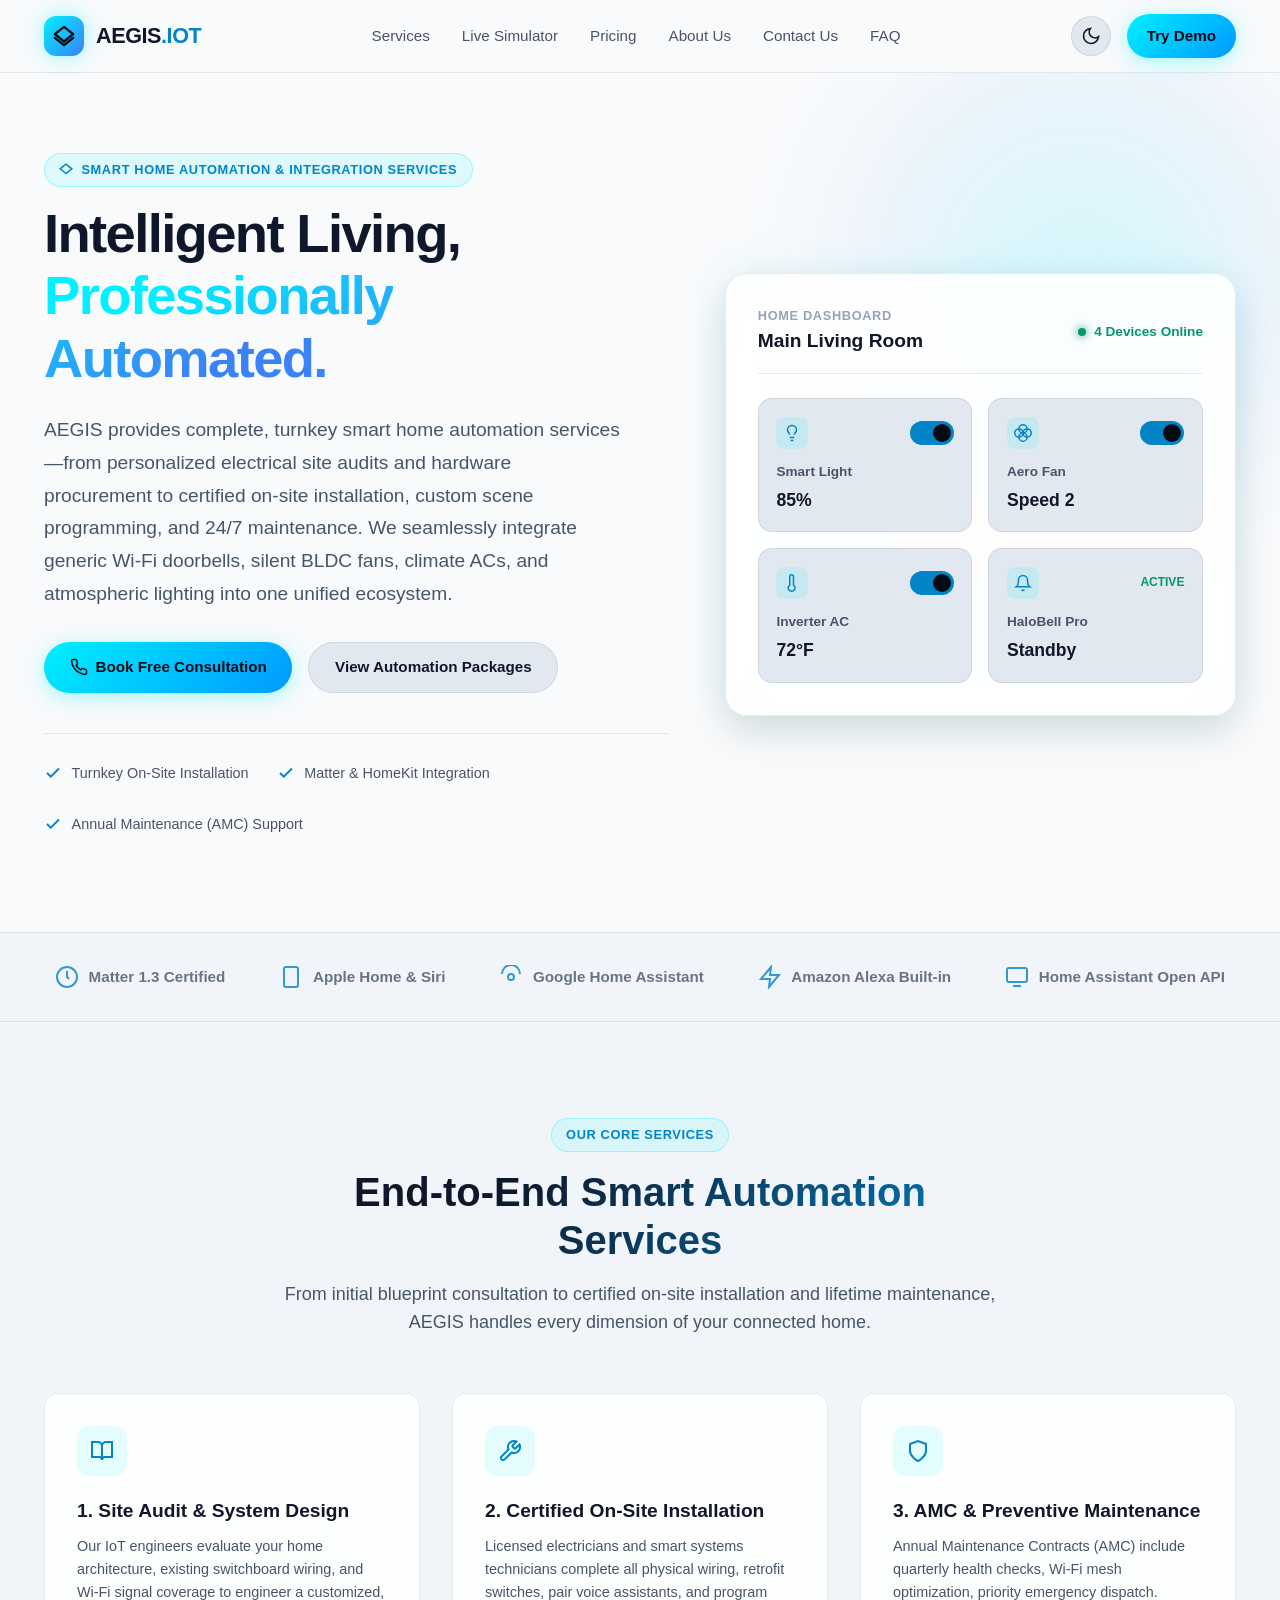
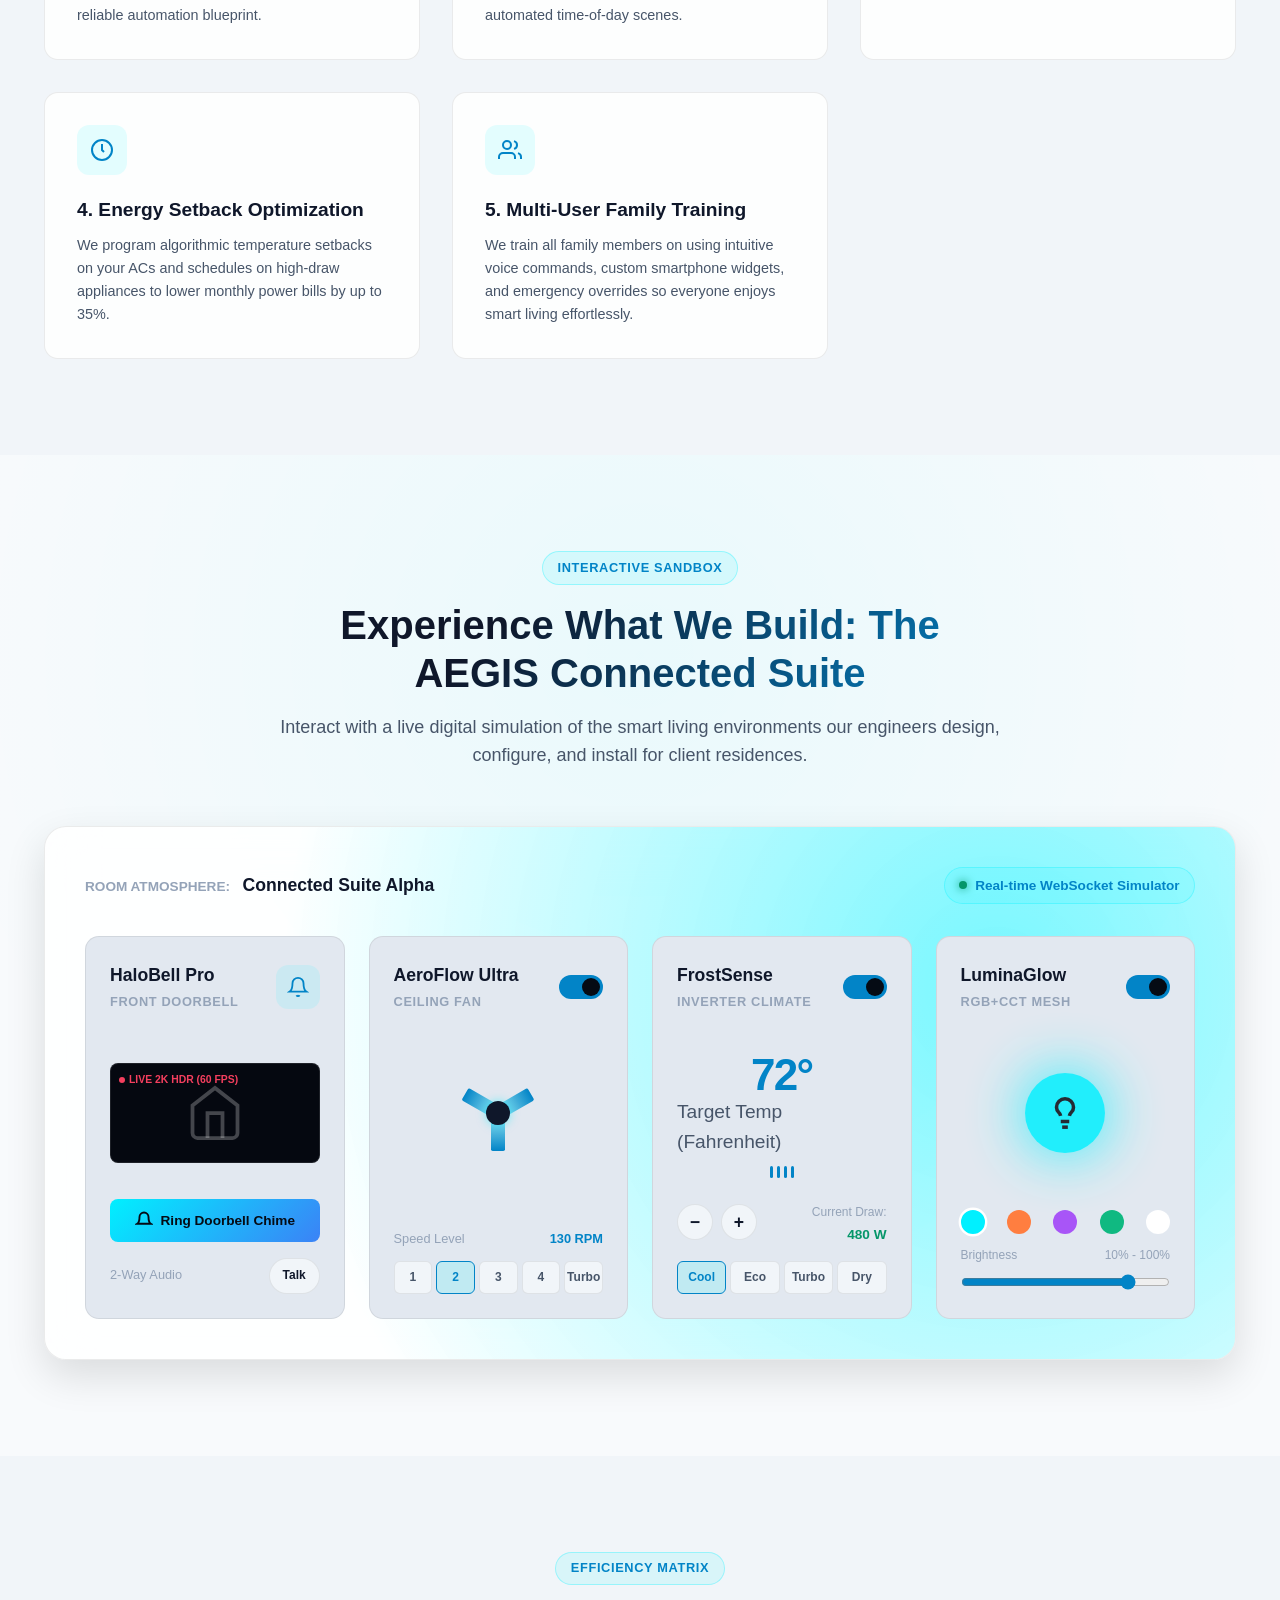
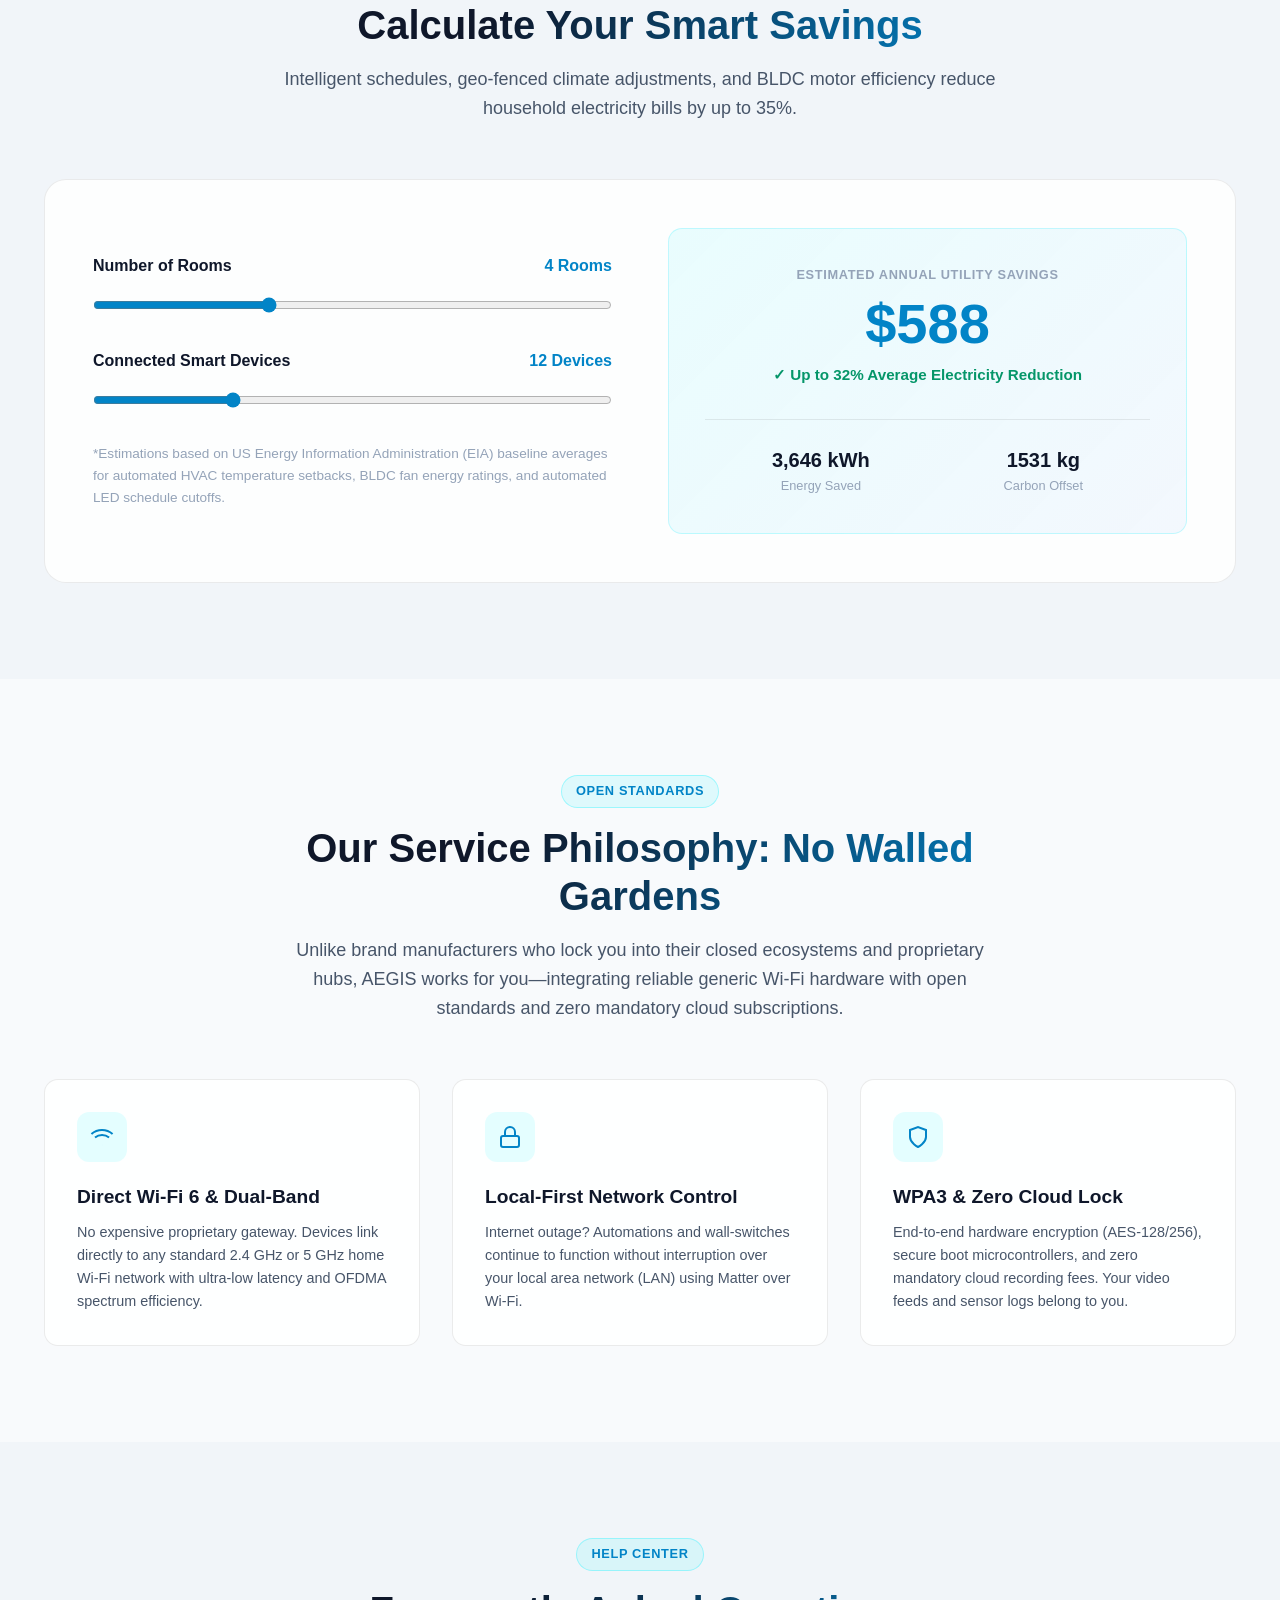
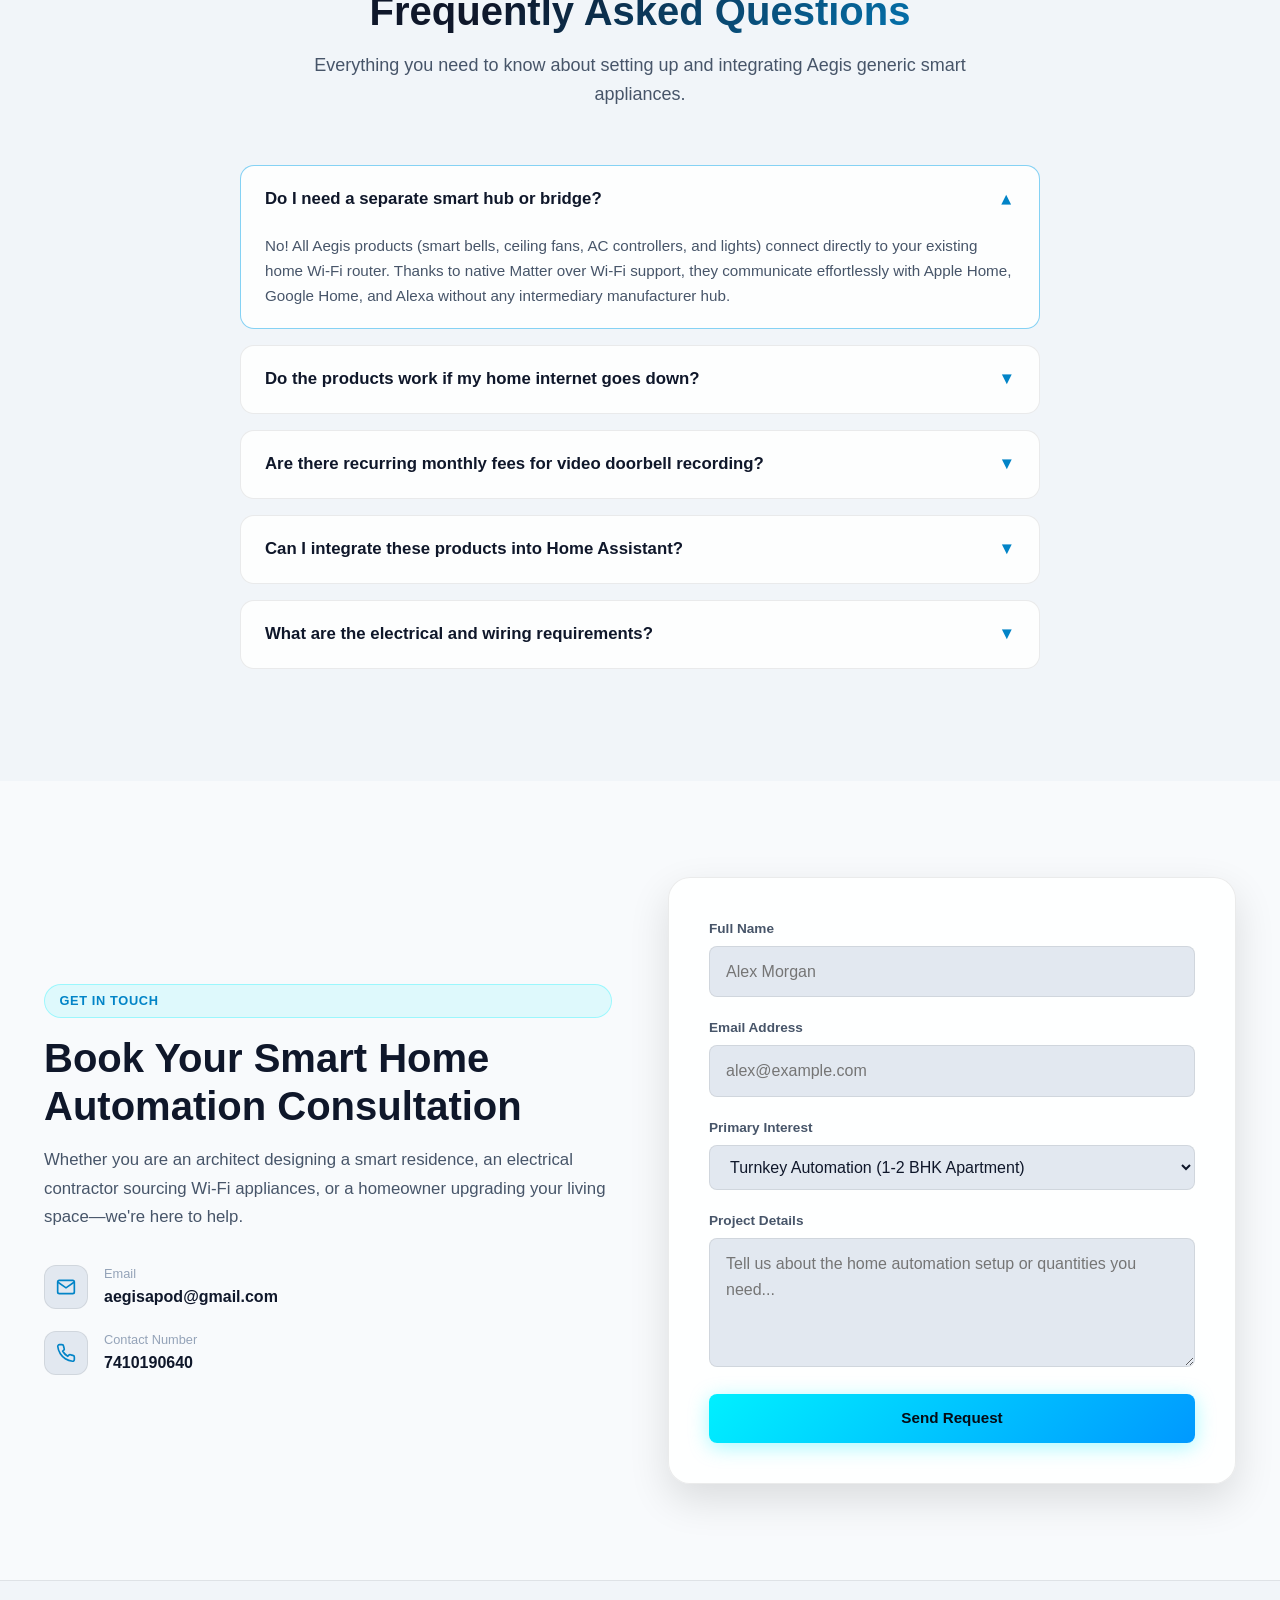
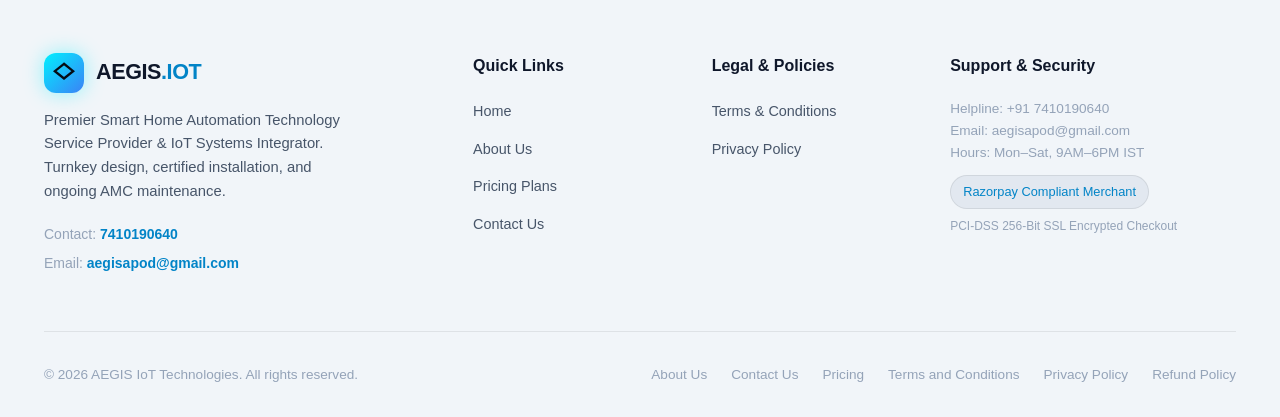
<file: index.html>
<!DOCTYPE html>
<html lang="en" data-theme="dark">
<head>
  <meta charset="UTF-8">
  <meta name="viewport" content="width=device-width, initial-scale=1.0">
  <title>AEGIS IoT | Smart Home Automation Services & Turnkey Solutions</title>
  <meta name="description" content="Premier Smart Home Automation Service Provider. Professional turnkey consultation, installation, and maintenance of Wi-Fi smart bells, silent BLDC fans, climate ACs, and ambient lighting.">
  <link rel="stylesheet" href="css/style.css">
  <!-- Favicon / Vector Logo -->
  <link rel="icon" type="image/svg+xml" href="data:image/svg+xml,<svg xmlns='http://www.w3.org/2000/svg' viewBox='0 0 24 24' fill='%2300f0ff'><path d='M12 2L2 9.5V22h20V9.5L12 2zm0 4.5l6 4.5v9h-3v-5h-6v5H5v-9l7-4.5z'/></svg>">
</head>
<body>

  <!-- =========================================================================
       NAVIGATION BAR
       ========================================================================= -->
  <header class="site-header">
    <div class="container nav-inner">
      <a href="#" class="brand-logo" aria-label="AEGIS Home Homepage">
        <div class="brand-icon-box">
          <svg width="22" height="22" viewBox="0 0 24 24" fill="none" stroke="currentColor" stroke-width="2.5" stroke-linecap="round" stroke-linejoin="round">
            <path d="M12 2L2 10l10 8 10-8-10-8z"/>
            <path d="M2 14l10 8 10-8"/>
          </svg>
        </div>
        <span class="brand-text">AEGIS<span>.IOT</span></span>
      </a>

      <nav>
        <ul class="nav-menu" id="nav-menu">
          <li><a href="#services" class="nav-link">Services</a></li>
          <li><a href="#simulator" class="nav-link">Live Simulator</a></li>
          <li><a href="pricing.html" class="nav-link">Pricing</a></li>
          <li><a href="about.html" class="nav-link">About Us</a></li>
          <li><a href="contact.html" class="nav-link">Contact Us</a></li>
          <li><a href="#faq" class="nav-link">FAQ</a></li>
        </ul>
      </nav>

      <div class="nav-actions">
        <button id="theme-toggle-btn" class="theme-toggle-btn" aria-label="Toggle Theme" title="Toggle Light/Dark Theme">
          <span id="theme-icon">
            <svg width="20" height="20" viewBox="0 0 24 24" fill="none" stroke="currentColor" stroke-width="2">
              <circle cx="12" cy="12" r="5"></circle>
              <line x1="12" y1="1" x2="12" y2="3"></line>
              <line x1="12" y1="21" x2="12" y2="23"></line>
            </svg>
          </span>
        </button>
        <a href="#simulator" class="btn-primary" style="padding: 0.6rem 1.25rem;">Try Demo</a>
        <button class="mobile-menu-btn" id="mobile-menu-btn" aria-label="Open Mobile Menu">
          <span></span>
          <span></span>
          <span></span>
        </button>
      </div>
    </div>
  </header>

  <!-- =========================================================================
       HERO SECTION
       ========================================================================= -->
  <section class="section hero-section">
    <div class="hero-glow-blob"></div>
    <div class="container hero-grid">
      <div class="hero-content">
        <div class="badge-tag">
          <svg width="14" height="14" viewBox="0 0 24 24" fill="none" stroke="currentColor" stroke-width="2.5">
            <path d="M12 2L2 10l10 8 10-8-10-8z"/>
          </svg>
          Smart Home Automation & Integration Services
        </div>
        <h1>Intelligent Living, <br><span class="gradient-text">Professionally Automated.</span></h1>
        <p class="hero-description">
          AEGIS provides complete, turnkey smart home automation services—from personalized electrical site audits and hardware procurement to certified on-site installation, custom scene programming, and 24/7 maintenance. We seamlessly integrate generic Wi-Fi doorbells, silent BLDC fans, climate ACs, and atmospheric lighting into one unified ecosystem.
        </p>

        <div class="hero-cta-group">
          <a href="contact.html" class="btn-primary">
            <svg width="18" height="18" viewBox="0 0 24 24" fill="none" stroke="currentColor" stroke-width="2">
              <path d="M22 16.92v3a2 2 0 0 1-2.18 2 19.79 19.79 0 0 1-8.63-3.07 19.5 19.5 0 0 1-6-6 19.79 19.79 0 0 1-3.07-8.67A2 2 0 0 1 4.11 2h3a2 2 0 0 1 2 1.72 12.84 12.84 0 0 0 .7 2.81 2 2 0 0 1-.45 2.11L8.09 9.91a16 16 0 0 0 6 6l1.27-1.27a2 2 0 0 1 2.11-.45 12.84 12.84 0 0 0 2.81.7A2 2 0 0 1 22 16.92z"/>
            </svg>
            Book Free Consultation
          </a>
          <a href="pricing.html" class="btn-secondary">View Automation Packages</a>
        </div>

        <div class="hero-highlights">
          <div class="highlight-item">
            <svg width="18" height="18" viewBox="0 0 24 24" fill="none" stroke="currentColor" stroke-width="2.5"><polyline points="20 6 9 17 4 12"></polyline></svg>
            Turnkey On-Site Installation
          </div>
          <div class="highlight-item">
            <svg width="18" height="18" viewBox="0 0 24 24" fill="none" stroke="currentColor" stroke-width="2.5"><polyline points="20 6 9 17 4 12"></polyline></svg>
            Matter & HomeKit Integration
          </div>
          <div class="highlight-item">
            <svg width="18" height="18" viewBox="0 0 24 24" fill="none" stroke="currentColor" stroke-width="2.5"><polyline points="20 6 9 17 4 12"></polyline></svg>
            Annual Maintenance (AMC) Support
          </div>
        </div>
      </div>

      <!-- Hero Interactive Mini-Hub Card -->
      <div class="hero-hub-card">
        <div class="hub-card-header">
          <div>
            <div style="font-size: 0.8rem; text-transform: uppercase; color: var(--text-muted); font-weight: 700; letter-spacing: 0.05em;">Home Dashboard</div>
            <div style="font-size: 1.2rem; font-weight: 800;">Main Living Room</div>
          </div>
          <div class="hub-status">
            <span class="status-dot"></span>
            <span>4 Devices Online</span>
          </div>
        </div>

        <div class="hero-hub-grid">
          <!-- Light Quick Widget -->
          <div class="quick-control-widget">
            <div class="qcw-header">
              <div class="qcw-icon">
                <svg width="18" height="18" viewBox="0 0 24 24" fill="none" stroke="currentColor" stroke-width="2">
                  <path d="M9 18h6"></path><path d="M10 22h4"></path>
                  <path d="M15.09 14c.18-.98.65-1.74 1.41-2.5A4.65 4.65 0 0 0 18 8 6 6 0 0 0 6 8c0 1 .23 2.23 1.5 3.5A4.61 4.61 0 0 1 8.91 14"></path>
                </svg>
              </div>
              <label class="toggle-switch">
                <input type="checkbox" id="hero-light-toggle" checked>
                <span class="toggle-slider"></span>
              </label>
            </div>
            <div class="qcw-title">Smart Light</div>
            <div class="qcw-value" id="hero-light-status">85%</div>
          </div>

          <!-- Fan Quick Widget -->
          <div class="quick-control-widget">
            <div class="qcw-header">
              <div class="qcw-icon">
                <svg width="18" height="18" viewBox="0 0 24 24" fill="none" stroke="currentColor" stroke-width="2">
                  <path d="M12 12c0-3 2.5-5.5 5.5-5.5S23 9 23 12s-2.5 5.5-5.5 5.5-5.5-2.5-5.5-5.5z"></path>
                  <path d="M12 12c-3 0-5.5 2.5-5.5 5.5S9 23 12 23s5.5-2.5 5.5-5.5-2.5-5.5-5.5-5.5z"></path>
                  <path d="M12 12c0 3-2.5 5.5-5.5 5.5S1 15 1 12s2.5-5.5 5.5-5.5 5.5 2.5 5.5 5.5z"></path>
                  <path d="M12 12c3 0 5.5-2.5 5.5-5.5S15 1 12 1 6.5 3.5 6.5 6.5 9 12 12 12z"></path>
                </svg>
              </div>
              <label class="toggle-switch">
                <input type="checkbox" id="hero-fan-toggle" checked>
                <span class="toggle-slider"></span>
              </label>
            </div>
            <div class="qcw-title">Aero Fan</div>
            <div class="qcw-value" id="hero-fan-status">Speed 2</div>
          </div>

          <!-- AC Quick Widget -->
          <div class="quick-control-widget">
            <div class="qcw-header">
              <div class="qcw-icon">
                <svg width="18" height="18" viewBox="0 0 24 24" fill="none" stroke="currentColor" stroke-width="2">
                  <path d="M14 14.76V3.5a2.5 2.5 0 0 0-5 0v11.26a4.5 4.5 0 1 0 5 0z"></path>
                </svg>
              </div>
              <label class="toggle-switch">
                <input type="checkbox" id="hero-ac-toggle" checked>
                <span class="toggle-slider"></span>
              </label>
            </div>
            <div class="qcw-title">Inverter AC</div>
            <div class="qcw-value" id="hero-ac-temp">72°F</div>
          </div>

          <!-- Bell Quick Widget -->
          <div class="quick-control-widget">
            <div class="qcw-header">
              <div class="qcw-icon">
                <svg width="18" height="18" viewBox="0 0 24 24" fill="none" stroke="currentColor" stroke-width="2">
                  <path d="M18 8A6 6 0 0 0 6 8c0 7-3 9-3 9h18s-3-2-3-9"></path>
                  <path d="M13.73 21a2 2 0 0 1-3.46 0"></path>
                </svg>
              </div>
              <span style="font-size: 0.75rem; color: var(--accent-emerald); font-weight: 700;">ACTIVE</span>
            </div>
            <div class="qcw-title">HaloBell Pro</div>
            <div class="qcw-value">Standby</div>
          </div>
        </div>
      </div>
    </div>
  </section>

  <!-- =========================================================================
       TRUST & ECOSYSTEM COMPATIBILITY STRIP
       ========================================================================= -->
  <section class="trust-bar">
    <div class="container trust-flex">
      <div class="trust-item">
        <svg viewBox="0 0 24 24" fill="none" stroke="currentColor" stroke-width="2">
          <circle cx="12" cy="12" r="10"></circle><polyline points="12 6 12 12 14 14"></polyline>
        </svg>
        <span>Matter 1.3 Certified</span>
      </div>
      <div class="trust-item">
        <svg viewBox="0 0 24 24" fill="none" stroke="currentColor" stroke-width="2">
          <rect x="5" y="2" width="14" height="20" rx="2" ry="2"></rect><line x1="12" y1="18" x2="12.01" y2="18"></line>
        </svg>
        <span>Apple Home & Siri</span>
      </div>
      <div class="trust-item">
        <svg viewBox="0 0 24 24" fill="none" stroke="currentColor" stroke-width="2">
          <circle cx="12" cy="12" r="3"></circle><path d="M3 9a9 9 0 0 1 9-9 9 9 0 0 1 9 9"></path>
        </svg>
        <span>Google Home Assistant</span>
      </div>
      <div class="trust-item">
        <svg viewBox="0 0 24 24" fill="none" stroke="currentColor" stroke-width="2">
          <polygon points="13 2 3 14 12 14 11 22 21 10 12 10 13 2"></polygon>
        </svg>
        <span>Amazon Alexa Built-in</span>
      </div>
      <div class="trust-item">
        <svg viewBox="0 0 24 24" fill="none" stroke="currentColor" stroke-width="2">
          <rect x="2" y="3" width="20" height="14" rx="2" ry="2"></rect><line x1="8" y1="21" x2="16" y2="21"></line>
        </svg>
        <span>Home Assistant Open API</span>
      </div>
    </div>
  </section>


  <!-- =========================================================================
       SERVICES OVERVIEW SECTION (SERVICE PROVIDER MODEL)
       ========================================================================= -->
  <section class="section" id="services" style="background: var(--bg-secondary);">
    <div class="container">
      <div class="section-title-wrap">
        <div class="badge-tag">Our Core Services</div>
        <h2 class="section-title">End-to-End Smart Automation Services</h2>
        <p class="section-subtitle">
          From initial blueprint consultation to certified on-site installation and lifetime maintenance, AEGIS handles every dimension of your connected home.
        </p>
      </div>

      <div class="protocol-grid">
        <div class="protocol-card">
          <div class="protocol-icon-wrap">
            <svg width="24" height="24" viewBox="0 0 24 24" fill="none" stroke="currentColor" stroke-width="2">
              <path d="M2 3h6a4 4 0 0 1 4 4v14a3 3 0 0 0-3-3H2z"></path>
              <path d="M22 3h-6a4 4 0 0 0-4 4v14a3 3 0 0 1 3-3h7z"></path>
            </svg>
          </div>
          <h3 class="protocol-title">1. Site Audit & System Design</h3>
          <p class="protocol-desc">
            Our IoT engineers evaluate your home architecture, existing switchboard wiring, and Wi-Fi signal coverage to engineer a customized, reliable automation blueprint.
          </p>
        </div>

       
        <div class="protocol-card">
          <div class="protocol-icon-wrap">
            <svg width="24" height="24" viewBox="0 0 24 24" fill="none" stroke="currentColor" stroke-width="2">
              <path d="M14.7 6.3a1 1 0 0 0 0 1.4l1.6 1.6a1 1 0 0 0 1.4 0l3.77-3.77a6 6 0 0 1-7.94 7.94l-6.91 6.91a2.12 2.12 0 0 1-3-3l6.91-6.91a6 6 0 0 1 7.94-7.94l-3.76 3.76z"></path>
            </svg>
          </div>
          <h3 class="protocol-title">2. Certified On-Site Installation</h3>
          <p class="protocol-desc">
            Licensed electricians and smart systems technicians complete all physical wiring, retrofit switches, pair voice assistants, and program automated time-of-day scenes.
          </p>
        </div>

        <div class="protocol-card">
          <div class="protocol-icon-wrap">
            <svg width="24" height="24" viewBox="0 0 24 24" fill="none" stroke="currentColor" stroke-width="2">
              <path d="M12 22s8-4 8-10V5l-8-3-8 3v7c0 6 8 10 8 10z"></path>
            </svg>
          </div>
          <h3 class="protocol-title">3. AMC & Preventive Maintenance</h3>
          <p class="protocol-desc">
            Annual Maintenance Contracts (AMC) include quarterly health checks, Wi-Fi mesh optimization, priority emergency dispatch.
          </p>
        </div>

        <div class="protocol-card">
          <div class="protocol-icon-wrap">
            <svg width="24" height="24" viewBox="0 0 24 24" fill="none" stroke="currentColor" stroke-width="2">
              <circle cx="12" cy="12" r="10"></circle>
              <polyline points="12 6 12 12 14 14"></polyline>
            </svg>
          </div>
          <h3 class="protocol-title">4. Energy Setback Optimization</h3>
          <p class="protocol-desc">
            We program algorithmic temperature setbacks on your ACs and schedules on high-draw appliances to lower monthly power bills by up to 35%.
          </p>
        </div>

        <div class="protocol-card">
          <div class="protocol-icon-wrap">
            <svg width="24" height="24" viewBox="0 0 24 24" fill="none" stroke="currentColor" stroke-width="2">
              <path d="M17 21v-2a4 4 0 0 0-4-4H5a4 4 0 0 0-4 4v2"></path>
              <circle cx="9" cy="7" r="4"></circle>
              <path d="M23 21v-2a4 4 0 0 0-3-3.87"></path>
              <path d="M16 3.13a4 4 0 0 1 0 7.75"></path>
            </svg>
          </div>
          <h3 class="protocol-title">5. Multi-User Family Training</h3>
          <p class="protocol-desc">
            We train all family members on using intuitive voice commands, custom smartphone widgets, and emergency overrides so everyone enjoys smart living effortlessly.
          </p>
        </div>
      </div>
    </div>
  </section>

  <!-- =========================================================================
       INTERACTIVE SMART HOME SIMULATOR
       ========================================================================= -->
  <section class="section simulator-section" id="simulator">
    <div class="container">
      <div class="section-title-wrap">
        <div class="badge-tag">Interactive Sandbox</div>
        <h2 class="section-title">Experience What We Build: The AEGIS Connected Suite</h2>
        <p class="section-subtitle">
          Interact with a live digital simulation of the smart living environments our engineers design, configure, and install for client residences.
        </p>
      </div>

      <div class="sim-room-container">
        <div class="sim-room-backdrop" id="sim-room-backdrop"></div>

        <div class="sim-header">
          <div>
            <span style="font-size: 0.85rem; font-weight: 700; color: var(--text-muted); text-transform: uppercase;">Room Atmosphere:</span>
            <span style="font-size: 1.1rem; font-weight: 800; margin-left: 0.5rem;">Connected Suite Alpha</span>
          </div>
          <div class="sim-live-badge">
            <span class="status-dot"></span>
            <span>Real-time WebSocket Simulator</span>
          </div>
        </div>

        <div class="sim-device-grid">
          <!-- 1. SMART DOORBELL -->
          <div class="sim-card">
            <div class="sim-card-top">
              <div>
                <div class="sim-device-name">HaloBell Pro</div>
                <div class="sim-device-type">Front Doorbell</div>
              </div>
              <div class="sim-icon-circle">
                <svg width="22" height="22" viewBox="0 0 24 24" fill="none" stroke="currentColor" stroke-width="2">
                  <path d="M18 8A6 6 0 0 0 6 8c0 7-3 9-3 9h18s-3-2-3-9"></path>
                  <path d="M13.73 21a2 2 0 0 1-3.46 0"></path>
                </svg>
              </div>
            </div>

            <!-- Cam Viewport -->
            <div class="sim-device-visual">
              <div class="doorbell-cam-feed">
                <div class="cam-rec-indicator">
                  <span class="rec-dot"></span>
                  <span id="cam-status-text">LIVE 2K HDR (60 FPS)</span>
                </div>
                <div class="cam-motion-alert" id="cam-motion-alert">Motion Detected: Porch</div>
                <!-- Simulated Porch Graphic -->
                <svg width="60" height="60" viewBox="0 0 24 24" fill="none" stroke="rgba(255,255,255,0.25)" stroke-width="1.5">
                  <path d="M3 9l9-7 9 7v11a2 2 0 0 1-2 2H5a2 2 0 0 1-2-2z"></path>
                  <polyline points="9 22 9 12 15 12 15 22"></polyline>
                </svg>
              </div>
            </div>

            <div class="sim-controls">
              <button class="btn-ring-bell" id="ring-bell-btn">
                <svg width="18" height="18" viewBox="0 0 24 24" fill="none" stroke="currentColor" stroke-width="2.5">
                  <path d="M18 8A6 6 0 0 0 6 8c0 7-3 9-3 9h18s-3-2-3-9"></path>
                </svg>
                Ring Doorbell Chime
              </button>
              <div class="control-btn-group" style="justify-content: space-between; margin-top: 0.25rem;">
                <span style="font-size: 0.8rem; color: var(--text-muted);">2-Way Audio</span>
                <button id="toggle-mic-btn" class="sim-btn-round" style="width: auto; padding: 0.2rem 0.8rem; border-radius: var(--radius-full); font-size: 0.75rem;">
                  Talk
                </button>
              </div>
            </div>
          </div>

          <!-- 2. SMART BLDC FAN -->
          <div class="sim-card">
            <div class="sim-card-top">
              <div>
                <div class="sim-device-name">AeroFlow Ultra</div>
                <div class="sim-device-type">Ceiling Fan</div>
              </div>
              <label class="toggle-switch">
                <input type="checkbox" id="fan-power-toggle" checked>
                <span class="toggle-slider"></span>
              </label>
            </div>

            <!-- Fan Visual -->
            <div class="sim-device-visual">
              <div class="fan-visual-box">
                <div class="fan-hub"></div>
                <div class="fan-blades" id="fan-blades">
                  <div class="fan-blade"></div>
                  <div class="fan-blade"></div>
                  <div class="fan-blade"></div>
                </div>
              </div>
            </div>

            <div class="sim-controls">
              <div style="display: flex; justify-content: space-between; align-items: center; font-size: 0.8rem;">
                <span style="color: var(--text-muted);">Speed Level</span>
                <span style="font-weight: 700; color: var(--accent-cyan);" id="fan-rpm-display">130 RPM</span>
              </div>
              <div class="speed-chips">
                <button class="speed-chip fan-speed-chip" data-speed="1">1</button>
                <button class="speed-chip fan-speed-chip active" data-speed="2">2</button>
                <button class="speed-chip fan-speed-chip" data-speed="3">3</button>
                <button class="speed-chip fan-speed-chip" data-speed="4">4</button>
                <button class="speed-chip fan-speed-chip" data-speed="5">Turbo</button>
              </div>
            </div>
          </div>

          <!-- 3. SMART AC INVERTER -->
          <div class="sim-card">
            <div class="sim-card-top">
              <div>
                <div class="sim-device-name">FrostSense</div>
                <div class="sim-device-type">Inverter Climate</div>
              </div>
              <label class="toggle-switch">
                <input type="checkbox" id="ac-power-toggle" checked>
                <span class="toggle-slider"></span>
              </label>
            </div>

            <!-- AC Visual -->
            <div class="sim-device-visual">
              <div class="ac-temp-display">
                <div class="ac-temp-value" id="ac-temp-value">72°</div>
                <div class="ac-temp-unit">Target Temp (Fahrenheit)</div>
                <div class="ac-cooling-animation" id="ac-cooling-animation">
                  <span class="ac-wave-bar"></span>
                  <span class="ac-wave-bar"></span>
                  <span class="ac-wave-bar"></span>
                  <span class="ac-wave-bar"></span>
                </div>
              </div>
            </div>

            <div class="sim-controls">
              <div class="control-btn-group" style="justify-content: space-between;">
                <div style="display: flex; gap: 0.5rem;">
                  <button class="sim-btn-round" id="ac-temp-down" title="Lower Temp">−</button>
                  <button class="sim-btn-round" id="ac-temp-up" title="Raise Temp">+</button>
                </div>
                <div style="text-align: right;">
                  <span style="font-size: 0.75rem; color: var(--text-muted);">Current Draw:</span>
                  <div style="font-size: 0.85rem; font-weight: 700; color: var(--accent-emerald);" id="ac-energy-draw">480 W</div>
                </div>
              </div>
              <div class="speed-chips" style="margin-top: 0.25rem;">
                <button class="speed-chip ac-mode-chip active" data-mode="cool">Cool</button>
                <button class="speed-chip ac-mode-chip" data-mode="eco">Eco</button>
                <button class="speed-chip ac-mode-chip" data-mode="turbo">Turbo</button>
                <button class="speed-chip ac-mode-chip" data-mode="dry">Dry</button>
              </div>
            </div>
          </div>

          <!-- 4. SMART AMBIENT LIGHT -->
          <div class="sim-card">
            <div class="sim-card-top">
              <div>
                <div class="sim-device-name">LuminaGlow</div>
                <div class="sim-device-type">RGB+CCT Mesh</div>
              </div>
              <label class="toggle-switch">
                <input type="checkbox" id="light-power-toggle" checked>
                <span class="toggle-slider"></span>
              </label>
            </div>

            <!-- Light Visual -->
            <div class="sim-device-visual">
              <div class="light-bulb-glow" id="light-bulb-glow">
                <svg width="34" height="34" viewBox="0 0 24 24" fill="none" stroke="currentColor" stroke-width="2.5">
                  <path d="M9 18h6"></path><path d="M10 22h4"></path>
                  <path d="M15.09 14c.18-.98.65-1.74 1.41-2.5A4.65 4.65 0 0 0 18 8 6 6 0 0 0 6 8c0 1 .23 2.23 1.5 3.5A4.61 4.61 0 0 1 8.91 14"></path>
                </svg>
              </div>
            </div>

            <div class="sim-controls">
              <!-- Color Palette -->
              <div class="color-palette-bar">
                <span class="color-swatch light-color-swatch active" data-color="#00f0ff" style="background: #00f0ff;" title="Cyber Cyan"></span>
                <span class="color-swatch light-color-swatch" data-color="#ff7e40" style="background: #ff7e40;" title="Sunset Warm"></span>
                <span class="color-swatch light-color-swatch" data-color="#a855f7" style="background: #a855f7;" title="Midnight Violet"></span>
                <span class="color-swatch light-color-swatch" data-color="#10b981" style="background: #10b981;" title="Zen Emerald"></span>
                <span class="color-swatch light-color-swatch" data-color="#ffffff" style="background: #ffffff;" title="Pure Daylight"></span>
              </div>
              <!-- Brightness Slider -->
              <div>
                <div style="display: flex; justify-content: space-between; font-size: 0.75rem; color: var(--text-muted); margin-bottom: 0.2rem;">
                  <span>Brightness</span>
                  <span>10% - 100%</span>
                </div>
                <input type="range" class="range-slider" id="light-brightness-slider" min="15" max="100" value="85">
              </div>
            </div>
          </div>
        </div>
      </div>
    </div>
  </section>


  <!-- =========================================================================
       INTERACTIVE ENERGY SAVINGS CALCULATOR
       ========================================================================= -->
  <section class="section savings-section" id="calculator">
    <div class="container">
      <div class="section-title-wrap">
        <div class="badge-tag">Efficiency Matrix</div>
        <h2 class="section-title">Calculate Your Smart Savings</h2>
        <p class="section-subtitle">
          Intelligent schedules, geo-fenced climate adjustments, and BLDC motor efficiency reduce household electricity bills by up to 35%.
        </p>
      </div>

      <div class="calculator-card">
        <!-- Interactive Sliders -->
        <div>
          <div class="calc-input-group">
            <div class="calc-label-row">
              <label for="calc-rooms">Number of Rooms</label>
              <span id="calc-rooms-val" style="color: var(--accent-cyan); font-weight: 700;">4 Rooms</span>
            </div>
            <input type="range" class="range-slider" id="calc-rooms" min="1" max="10" value="4">
          </div>

          <div class="calc-input-group">
            <div class="calc-label-row">
              <label for="calc-devices">Connected Smart Devices</label>
              <span id="calc-devices-val" style="color: var(--accent-cyan); font-weight: 700;">12 Devices</span>
            </div>
            <input type="range" class="range-slider" id="calc-devices" min="2" max="40" value="12">
          </div>

          <div style="font-size: 0.85rem; color: var(--text-muted); line-height: 1.6;">
            *Estimations based on US Energy Information Administration (EIA) baseline averages for automated HVAC temperature setbacks, BLDC fan energy ratings, and automated LED schedule cutoffs.
          </div>
        </div>

        <!-- Calculated Output Card -->
        <div class="calc-results-card">
          <div style="text-transform: uppercase; font-size: 0.8rem; font-weight: 700; color: var(--text-muted); letter-spacing: 0.05em;">
            Estimated Annual Utility Savings
          </div>
          <div class="savings-number" id="savings-result-val">$588</div>
          <div style="font-size: 0.95rem; color: var(--accent-emerald); font-weight: 600;">
            ✓ Up to 32% Average Electricity Reduction
          </div>

          <div class="savings-stats-row">
            <div>
              <div class="stat-metric" id="savings-kwh-val">3,645 kWh</div>
              <div class="stat-desc">Energy Saved</div>
            </div>
            <div>
              <div class="stat-metric" id="savings-co2-val">1,530 kg</div>
              <div class="stat-desc">Carbon Offset</div>
            </div>
          </div>
        </div>
      </div>
    </div>
  </section>

  <!-- =========================================================================
       CORE TECHNOLOGY & OPEN ARCHITECTURE
       ========================================================================= -->
  <section class="section" id="architecture">
    <div class="container">
      <div class="section-title-wrap">
        <div class="badge-tag">Open Standards</div>
        <h2 class="section-title">Our Service Philosophy: No Walled Gardens</h2>
        <p class="section-subtitle">
          Unlike brand manufacturers who lock you into their closed ecosystems and proprietary hubs, AEGIS works for you—integrating reliable generic Wi-Fi hardware with open standards and zero mandatory cloud subscriptions.
        </p>
      </div>

      <div class="protocol-grid">
        <div class="protocol-card">
          <div class="protocol-icon-wrap">
            <svg width="24" height="24" viewBox="0 0 24 24" fill="none" stroke="currentColor" stroke-width="2">
              <path d="M5 12.55a11 11 0 0 1 14.08 0"></path>
              <path d="M1.42 9a16 16 0 0 1 21.16 0"></path>
              <line x1="12" y1="20" x2="12.01" y2="20"></line>
            </svg>
          </div>
          <h3 class="protocol-title">Direct Wi-Fi 6 & Dual-Band</h3>
          <p class="protocol-desc">
            No expensive proprietary gateway. Devices link directly to any standard 2.4 GHz or 5 GHz home Wi-Fi network with ultra-low latency and OFDMA spectrum efficiency.
          </p>
        </div>

        <div class="protocol-card">
          <div class="protocol-icon-wrap">
            <svg width="24" height="24" viewBox="0 0 24 24" fill="none" stroke="currentColor" stroke-width="2">
              <rect x="3" y="11" width="18" height="11" rx="2" ry="2"></rect>
              <path d="M7 11V7a5 5 0 0 1 10 0v4"></path>
            </svg>
          </div>
          <h3 class="protocol-title">Local-First Network Control</h3>
          <p class="protocol-desc">
            Internet outage? Automations and wall-switches continue to function without interruption over your local area network (LAN) using Matter over Wi-Fi.
          </p>
        </div>

        <div class="protocol-card">
          <div class="protocol-icon-wrap">
            <svg width="24" height="24" viewBox="0 0 24 24" fill="none" stroke="currentColor" stroke-width="2">
              <path d="M12 22s8-4 8-10V5l-8-3-8 3v7c0 6 8 10 8 10z"></path>
            </svg>
          </div>
          <h3 class="protocol-title">WPA3 & Zero Cloud Lock</h3>
          <p class="protocol-desc">
            End-to-end hardware encryption (AES-128/256), secure boot microcontrollers, and zero mandatory cloud recording fees. Your video feeds and sensor logs belong to you.
          </p>
        </div>
      </div>
    </div>
  </section>

  <!-- =========================================================================
       FREQUENTLY ASKED QUESTIONS (ACCORDION)
       ========================================================================= -->
  <section class="section" id="faq" style="background: var(--bg-secondary);">
    <div class="container">
      <div class="section-title-wrap">
        <div class="badge-tag">Help Center</div>
        <h2 class="section-title">Frequently Asked Questions</h2>
        <p class="section-subtitle">
          Everything you need to know about setting up and integrating Aegis generic smart appliances.
        </p>
      </div>

      <div class="faq-container">
        <!-- Question 1 -->
        <div class="faq-item active">
          <button class="faq-question">
            <span>Do I need a separate smart hub or bridge?</span>
            <span class="faq-icon-arrow">▼</span>
          </button>
          <div class="faq-answer">
            <p>
              No! All Aegis products (smart bells, ceiling fans, AC controllers, and lights) connect directly to your existing home Wi-Fi router. Thanks to native Matter over Wi-Fi support, they communicate effortlessly with Apple Home, Google Home, and Alexa without any intermediary manufacturer hub.
            </p>
          </div>
        </div>

        <!-- Question 2 -->
        <div class="faq-item">
          <button class="faq-question">
            <span>Do the products work if my home internet goes down?</span>
            <span class="faq-icon-arrow">▼</span>
          </button>
          <div class="faq-answer">
            <p>
              Yes. Aegis hardware operates on a "Local First" architecture. Scheduled fan speeds, lighting triggers, and local AC temperature regulation run entirely on your local Wi-Fi router without requiring a round-trip to cloud servers.
            </p>
          </div>
        </div>

        <!-- Question 3 -->
        <div class="faq-item">
          <button class="faq-question">
            <span>Are there recurring monthly fees for video doorbell recording?</span>
            <span class="faq-icon-arrow">▼</span>
          </button>
          <div class="faq-answer">
            <p>
              Never. The HaloBell Pro includes an on-board MicroSD slot supporting up to 256GB and supports open RTSP / ONVIF streaming for Network Attached Storage (NAS). Cloud storage is completely optional.
            </p>
          </div>
        </div>

        <!-- Question 4 -->
        <div class="faq-item">
          <button class="faq-question">
            <span>Can I integrate these products into Home Assistant?</span>
            <span class="faq-icon-arrow">▼</span>
          </button>
          <div class="faq-answer">
            <p>
              Absolutely. In addition to Matter, all generic appliances expose a local REST and MQTT interface that automatically auto-discovers in Home Assistant, Homebridge, and openHAB.
            </p>
          </div>
        </div>

        <!-- Question 5 -->
        <div class="faq-item">
          <button class="faq-question">
            <span>What are the electrical and wiring requirements?</span>
            <span class="faq-icon-arrow">▼</span>
          </button>
          <div class="faq-answer">
            <p>
              All products support universal AC 100V-240V (50/60Hz). The HaloBell Pro can be powered via existing 16-24V mechanical doorbell wiring or operated wirelessly via its long-lasting rechargeable battery.
            </p>
          </div>
        </div>
      </div>
    </div>
  </section>

  <!-- =========================================================================
       CONTACT / WHOLESALE & PRE-ORDER INQUIRY
       ========================================================================= -->
  <section class="section" id="contact">
    <div class="container">
      <div class="contact-grid">
        <div class="contact-info-card">
          <div class="badge-tag">Get in Touch</div>
          <h2 style="font-size: 2.5rem; font-weight: 800; line-height: 1.2; margin-bottom: 1rem;">
            Book Your Smart Home Automation Consultation
          </h2>
          <p style="color: var(--text-secondary); line-height: 1.7; font-size: 1.05rem;">
            Whether you are an architect designing a smart residence, an electrical contractor sourcing Wi-Fi appliances, or a homeowner upgrading your living space—we're here to help.
          </p>

          <div class="contact-channels">
            <div class="channel-item">
              <div class="channel-icon">
                <svg width="20" height="20" viewBox="0 0 24 24" fill="none" stroke="currentColor" stroke-width="2">
                  <path d="M4 4h16c1.1 0 2 .9 2 2v12c0 1.1-.9 2-2 2H4c-1.1 0-2-.9-2-2V6c0-1.1.9-2 2-2z"></path>
                  <polyline points="22,6 12,13 2,6"></polyline>
                </svg>
              </div>
              <div>
                <div style="font-size: 0.8rem; color: var(--text-muted);">Email</div>
                <div style="font-weight: 700;"><a href="mailto:aegisapod@gmail.com">aegisapod@gmail.com</a></div>
              </div>
            </div>

            <div class="channel-item">
              <div class="channel-icon">
                <svg width="20" height="20" viewBox="0 0 24 24" fill="none" stroke="currentColor" stroke-width="2">
                  <path d="M22 16.92v3a2 2 0 0 1-2.18 2 19.79 19.79 0 0 1-8.63-3.07 19.5 19.5 0 0 1-6-6 19.79 19.79 0 0 1-3.07-8.67A2 2 0 0 1 4.11 2h3a2 2 0 0 1 2 1.72 12.84 12.84 0 0 0 .7 2.81 2 2 0 0 1-.45 2.11L8.09 9.91a16 16 0 0 0 6 6l1.27-1.27a2 2 0 0 1 2.11-.45 12.84 12.84 0 0 0 2.81.7A2 2 0 0 1 22 16.92z"></path>
                </svg>
              </div>
              <div>
                <div style="font-size: 0.8rem; color: var(--text-muted);">Contact Number</div>
                <div style="font-weight: 700;"><a href="tel:7410190640">7410190640</a></div>
              </div>
            </div>
          </div>
        </div>

        <!-- Contact Form Card -->
        <div class="contact-form-card">
          <form id="contact-form">
            <div class="form-group">
              <label for="contact-name">Full Name</label>
              <input type="text" id="contact-name" class="form-control" placeholder="Alex Morgan" required>
            </div>
            <div class="form-group">
              <label for="contact-email">Email Address</label>
              <input type="email" id="contact-email" class="form-control" placeholder="alex@example.com" required>
            </div>
            <div class="form-group">
              <label for="contact-interest">Primary Interest</label>
              <select id="contact-interest" class="form-control" required>
                <option value="apartment">Turnkey Automation (1-2 BHK Apartment)</option>
                <option value="villa">Luxury Villa / Large Residence Automation</option>
                <option value="amc">Annual Maintenance Contract (AMC) Inquiry</option>
                <option value="climate">Climate & Lighting Retrofit Consultation</option>
                <option value="builder">Architect / Interior Designer Partnership</option>
              </select>
            </div>
            <div class="form-group">
              <label for="contact-message">Project Details</label>
              <textarea id="contact-message" class="form-control" rows="4" placeholder="Tell us about the home automation setup or quantities you need..." required></textarea>
            </div>
            <button type="submit" class="btn-primary" style="width: 100%; border-radius: var(--radius-sm);">
              Send Request
            </button>
          </form>
        </div>
      </div>
    </div>
  </section>

  <!-- =========================================================================
       FOOTER
       ========================================================================= -->
  <footer class="site-footer">
    <div class="container">
      <div class="footer-grid">
        <div class="footer-brand">
          <div class="brand-logo">
            <div class="brand-icon-box">
              <svg width="22" height="22" viewBox="0 0 24 24" fill="none" stroke="currentColor" stroke-width="2.5">
                <path d="M12 2L2 10l10 8 10-8-10-8z"/>
              </svg>
            </div>
            <span class="brand-text">AEGIS<span>.IOT</span></span>
          </div>
          <p>
            Premier Smart Home Automation Technology Service Provider & IoT Systems Integrator. Turnkey design, certified installation, and ongoing AMC maintenance.
          </p>
          <div style="margin-top: 1.25rem; font-size: 0.875rem; display: flex; flex-direction: column; gap: 0.4rem;">
            <div><span style="color: var(--text-muted);">Contact:</span> <a href="tel:7410190640" style="color: var(--accent-cyan); font-weight: 600;">7410190640</a></div>
            <div><span style="color: var(--text-muted);">Email:</span> <a href="mailto:aegisapod@gmail.com" style="color: var(--accent-cyan); font-weight: 600;">aegisapod@gmail.com</a></div>
          </div>
        </div>

        <div>
          <div class="footer-heading">Quick Links</div>
          <ul class="footer-links">
            <li><a href="index.html">Home</a></li>
            <li><a href="about.html">About Us</a></li>
            <li><a href="pricing.html">Pricing Plans</a></li>
            <li><a href="contact.html">Contact Us</a></li>
          </ul>
        </div>

        <div>
          <div class="footer-heading">Legal & Policies</div>
          <ul class="footer-links">
            <li><a href="terms.html">Terms & Conditions</a></li>
            <li><a href="privacy.html">Privacy Policy</a></li>
          </ul>
        </div>

        <div>
          <div class="footer-heading">Support & Security</div>
          <p style="font-size: 0.85rem; color: var(--text-muted); line-height: 1.6; margin-bottom: 0.75rem;">
            Helpline: +91 7410190640<br>
            Email: aegisapod@gmail.com<br>
            Hours: Mon–Sat, 9AM–6PM IST
          </p>
          <div class="gh-deploy-badge" style="margin-bottom: 0.5rem;">
            <span>Razorpay Compliant Merchant</span>
          </div>
          <div style="font-size: 0.75rem; color: var(--text-muted);">
            PCI-DSS 256-Bit SSL Encrypted Checkout
          </div>
        </div>
      </div>

      <div class="footer-bottom">
        <div>© 2026 AEGIS IoT Technologies. All rights reserved.</div>
        <div style="display: flex; gap: 1.5rem; flex-wrap: wrap;">
          <a href="about.html">About Us</a>
          <a href="contact.html">Contact Us</a>
          <a href="pricing.html">Pricing</a>
          <a href="terms.html">Terms and Conditions</a>
          <a href="privacy.html">Privacy Policy</a>
          <a href="refund-policy.html">Refund Policy</a>
        </div>
      </div>
    </div>
  </footer>

  <!-- =========================================================================
       SPECIFICATIONS MODAL DIALOG
       ========================================================================= -->
  <div class="modal-backdrop" id="spec-modal" role="dialog" aria-modal="true">
    <div class="modal-card">
      <button class="modal-close-btn" id="modal-close-btn" aria-label="Close modal">&times;</button>
      <h3 id="modal-title" style="font-size: 1.4rem; font-weight: 800; margin-bottom: 0.5rem; color: var(--accent-cyan);">
        Product Specifications
      </h3>
      <div id="modal-body">
        <!-- Injected via JavaScript -->
      </div>
    </div>
  </div>

  <!-- Toast Notification Container -->
  <div class="toast-notice" id="toast-notice" role="status" aria-live="polite">
    <svg width="20" height="20" viewBox="0 0 24 24" fill="none" stroke="currentColor" stroke-width="2.5" style="color: var(--accent-cyan);">
      <circle cx="12" cy="12" r="10"></circle>
      <polyline points="12 6 12 12 14 14"></polyline>
    </svg>
    <span id="toast-msg">Notice</span>
  </div>

  <script src="js/app.js"></script>
</body>
</html>
</file>
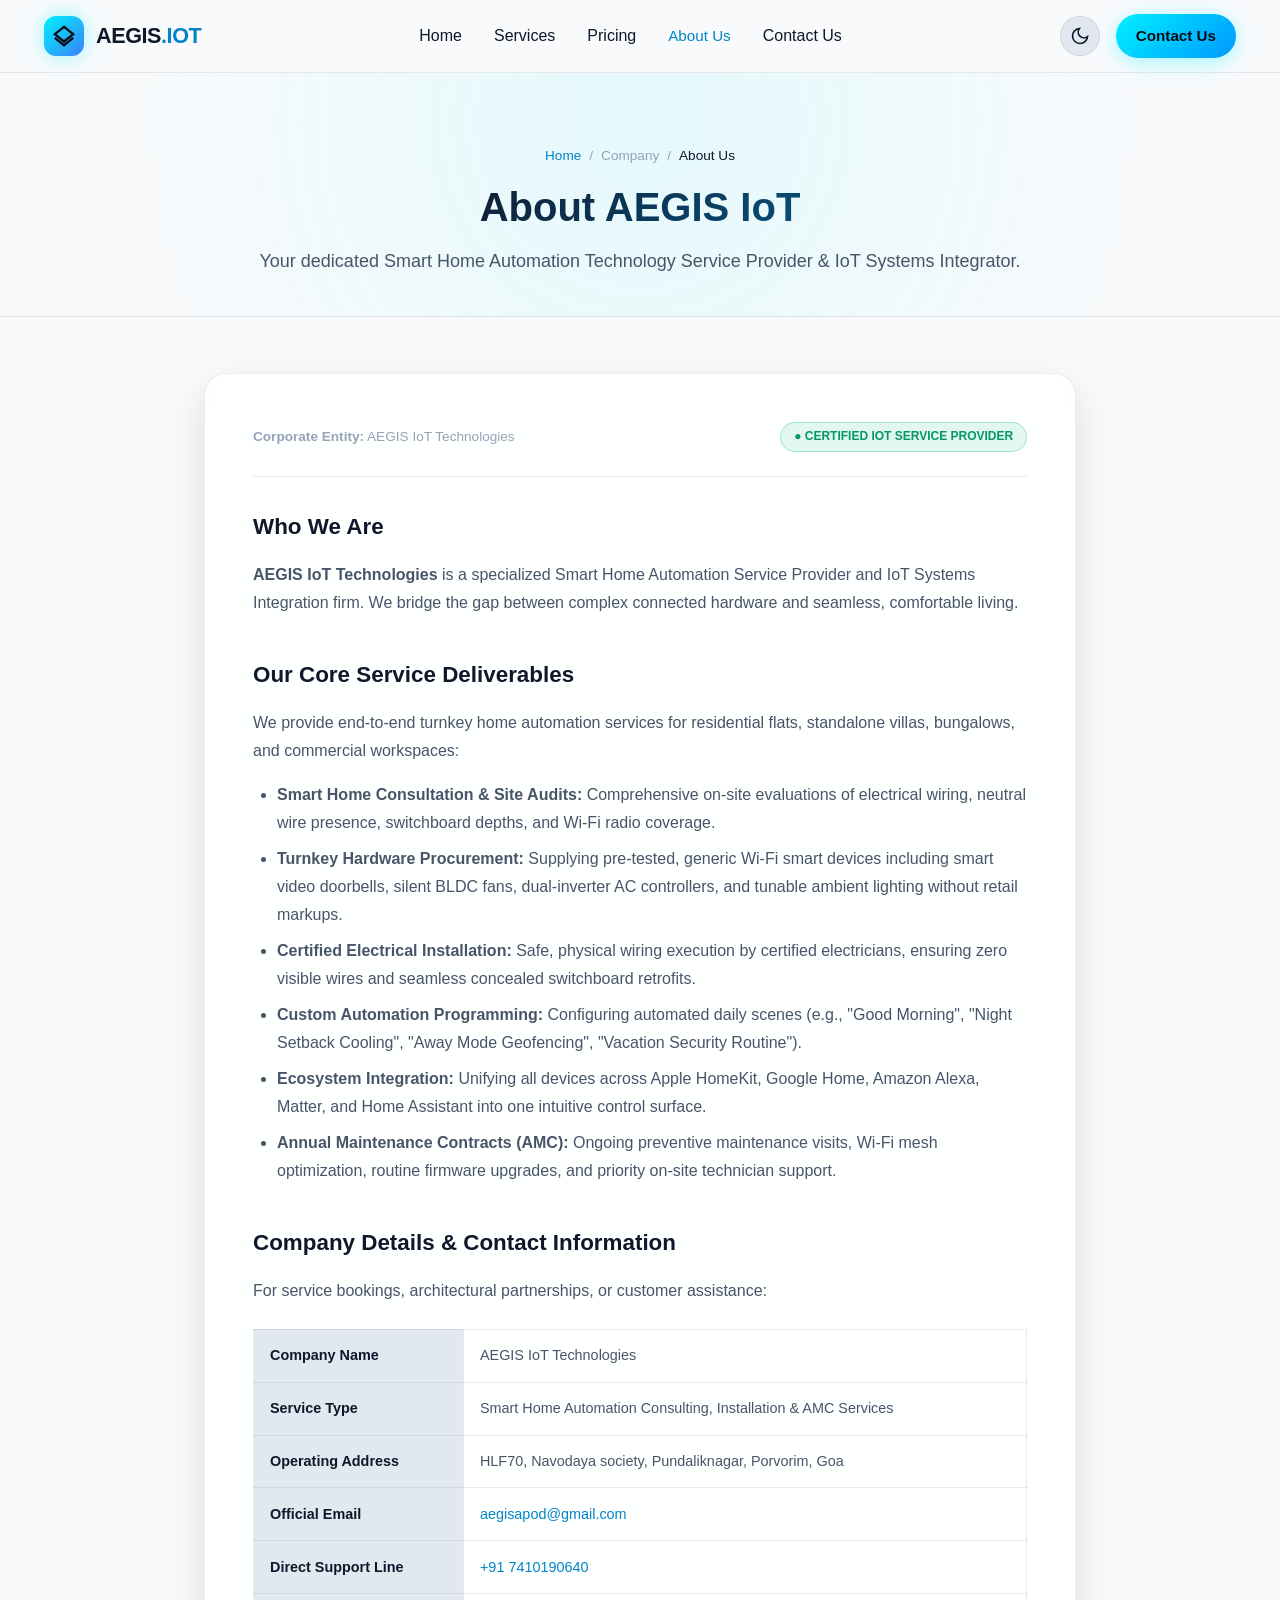
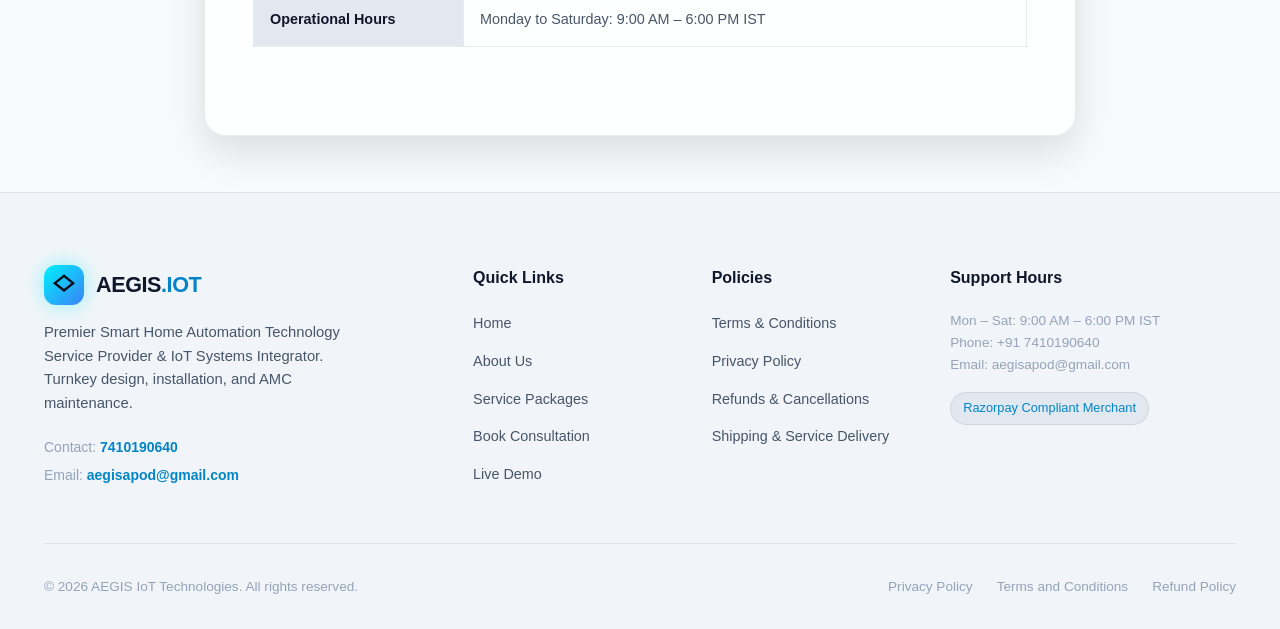
<file: about.html>
<!DOCTYPE html>
<html lang="en" data-theme="dark">
<head>
  <meta charset="UTF-8">
  <meta name="viewport" content="width=device-width, initial-scale=1.0">
  <title>About Us | AEGIS Smart Home Automation Services</title>
  <meta name="description" content="AEGIS IoT Technologies is a leading Smart Home Automation Service Provider and Systems Integrator delivering turnkey automation, installation, and AMC services.">
  <link rel="stylesheet" href="css/style.css">
  <link rel="icon" type="image/svg+xml" href="data:image/svg+xml,<svg xmlns='http://www.w3.org/2000/svg' viewBox='0 0 24 24' fill='%2300f0ff'><path d='M12 2L2 10l10 8 10-8-10-8z'/></svg>">
</head>
<body>

  <!-- Site Navigation -->
  <header class="site-header">
    <div class="container nav-inner">
      <a href="index.html" class="brand-logo" aria-label="AEGIS Home Homepage">
        <div class="brand-icon-box">
          <svg width="22" height="22" viewBox="0 0 24 24" fill="none" stroke="currentColor" stroke-width="2.5">
            <path d="M12 2L2 10l10 8 10-8-10-8z"/>
            <path d="M2 14l10 8 10-8"/>
          </svg>
        </div>
        <span class="brand-text">AEGIS<span>.IOT</span></span>
      </a>

      <nav>
        <ul class="nav-menu" id="nav-menu">
          <li><a href="index.html">Home</a></li>
          <li><a href="index.html#services">Services</a></li>
          <li><a href="pricing.html">Pricing</a></li>
          <li><a href="about.html" class="nav-link active">About Us</a></li>
          <li><a href="contact.html">Contact Us</a></li>
        </ul>
      </nav>

      <div class="nav-actions">
        <button id="theme-toggle-btn" class="theme-toggle-btn" aria-label="Toggle Theme">
          <span id="theme-icon">
            <svg width="20" height="20" viewBox="0 0 24 24" fill="none" stroke="currentColor" stroke-width="2">
              <circle cx="12" cy="12" r="5"></circle>
              <line x1="12" y1="1" x2="12" y2="3"></line>
              <line x1="12" y1="21" x2="12" y2="23"></line>
            </svg>
          </span>
        </button>
        <a href="contact.html" class="btn-primary" style="padding: 0.6rem 1.25rem;">Contact Us</a>
        <button class="mobile-menu-btn" id="mobile-menu-btn" aria-label="Open Mobile Menu">
          <span></span><span></span><span></span>
        </button>
      </div>
    </div>
  </header>

  <!-- Page Header -->
  <section class="policy-page-header">
    <div class="container">
      <div class="breadcrumb-nav">
        <a href="index.html">Home</a>
        <span>/</span>
        <span>Company</span>
        <span>/</span>
        <span style="color: var(--text-primary);">About Us</span>
      </div>
      <h1 class="section-title">About AEGIS IoT</h1>
      <p class="section-subtitle">
        Your dedicated Smart Home Automation Technology Service Provider & IoT Systems Integrator.
      </p>
    </div>
  </section>

  <!-- Main Content -->
  <main class="policy-container">
    <div class="policy-card-main">
      <div class="policy-meta-bar">
        <div>
          <strong>Corporate Entity:</strong> AEGIS IoT Technologies
        </div>
        <div class="policy-badge">
          <span>● Certified IoT Service Provider</span>
        </div>
      </div>

      <div class="policy-section-block">
        <h2>Who We Are</h2>
        <p>
          <strong>AEGIS IoT Technologies</strong> is a specialized Smart Home Automation Service Provider and IoT Systems Integration firm. We bridge the gap between complex connected hardware and seamless, comfortable living.
        </p>
    
      </div>

      <div class="policy-section-block">
        <h2>Our Core Service Deliverables</h2>
        <p>
          We provide end-to-end turnkey home automation services for residential flats, standalone villas, bungalows, and commercial workspaces:
        </p>
        <ul>
          <li><strong>Smart Home Consultation & Site Audits:</strong> Comprehensive on-site evaluations of electrical wiring, neutral wire presence, switchboard depths, and Wi-Fi radio coverage.</li>
          <li><strong>Turnkey Hardware Procurement:</strong> Supplying pre-tested, generic Wi-Fi smart devices including smart video doorbells, silent BLDC fans, dual-inverter AC controllers, and tunable ambient lighting without retail markups.</li>
          <li><strong>Certified Electrical Installation:</strong> Safe, physical wiring execution by certified electricians, ensuring zero visible wires and seamless concealed switchboard retrofits.</li>
          <li><strong>Custom Automation Programming:</strong> Configuring automated daily scenes (e.g., "Good Morning", "Night Setback Cooling", "Away Mode Geofencing", "Vacation Security Routine").</li>
          <li><strong>Ecosystem Integration:</strong> Unifying all devices across Apple HomeKit, Google Home, Amazon Alexa, Matter, and Home Assistant into one intuitive control surface.</li>
          <li><strong>Annual Maintenance Contracts (AMC):</strong> Ongoing preventive maintenance visits, Wi-Fi mesh optimization, routine firmware upgrades, and priority on-site technician support.</li>
        </ul>
      </div>


      <div class="policy-section-block">
        <h2>Company Details & Contact Information</h2>
        <p>
          For service bookings, architectural partnerships, or customer assistance:
        </p>
        <table class="compliance-table">
          <tr>
            <th>Company Name</th>
            <td>AEGIS IoT Technologies</td>
          </tr>
          <tr>
            <th>Service Type</th>
            <td>Smart Home Automation Consulting, Installation & AMC Services</td>
          </tr>
          <tr>
            <th>Operating Address</th>
            <td>HLF70, Navodaya society, Pundaliknagar, Porvorim, Goa</td>
          </tr>
          <tr>
            <th>Official Email</th>
            <td><a href="mailto:aegisapod@gmail.com" style="color: var(--accent-cyan);">aegisapod@gmail.com</a></td>
          </tr>
          <tr>
            <th>Direct Support Line</th>
            <td><a href="tel:7410190640" style="color: var(--accent-cyan);">+91 7410190640</a></td>
          </tr>
          <tr>
            <th>Operational Hours</th>
            <td>Monday to Saturday: 9:00 AM – 6:00 PM IST</td>
          </tr>
        </table>
      </div>
    </div>
  </main>

  <!-- Footer -->
  <footer class="site-footer">
    <div class="container">
      <div class="footer-grid">
        <div class="footer-brand">
          <div class="brand-logo">
            <div class="brand-icon-box">
              <svg width="22" height="22" viewBox="0 0 24 24" fill="none" stroke="currentColor" stroke-width="2.5">
                <path d="M12 2L2 10l10 8 10-8-10-8z"/>
              </svg>
            </div>
            <span class="brand-text">AEGIS<span>.IOT</span></span>
          </div>
          <p>
            Premier Smart Home Automation Technology Service Provider & IoT Systems Integrator. Turnkey design, installation, and AMC maintenance.
          </p>
          <div style="margin-top: 1.25rem; font-size: 0.875rem; display: flex; flex-direction: column; gap: 0.4rem;">
            <div><span style="color: var(--text-muted);">Contact:</span> <a href="tel:7410190640" style="color: var(--accent-cyan); font-weight: 600;">7410190640</a></div>
            <div><span style="color: var(--text-muted);">Email:</span> <a href="mailto:aegisapod@gmail.com" style="color: var(--accent-cyan); font-weight: 600;">aegisapod@gmail.com</a></div>
          </div>
        </div>

        <div>
          <div class="footer-heading">Quick Links</div>
          <ul class="footer-links">
            <li><a href="index.html">Home</a></li>
            <li><a href="about.html">About Us</a></li>
            <li><a href="pricing.html">Service Packages</a></li>
            <li><a href="contact.html">Book Consultation</a></li>
            <li><a href="index.html#simulator">Live Demo</a></li>
          </ul>
        </div>

        <div>
          <div class="footer-heading">Policies</div>
          <ul class="footer-links">
            <li><a href="terms.html">Terms & Conditions</a></li>
            <li><a href="privacy.html">Privacy Policy</a></li>
            <li><a href="refund-policy.html">Refunds & Cancellations</a></li>
            <li><a href="refund-policy.html#shipping">Shipping & Service Delivery</a></li>
          </ul>
        </div>

        <div>
          <div class="footer-heading">Support Hours</div>
          <p style="font-size: 0.85rem; color: var(--text-muted); line-height: 1.6; margin-bottom: 1rem;">
            Mon – Sat: 9:00 AM – 6:00 PM IST<br>
            Phone: +91 7410190640<br>
            Email: aegisapod@gmail.com
          </p>
          <div class="gh-deploy-badge">
            <span>Razorpay Compliant Merchant</span>
          </div>
        </div>
      </div>

      <div class="footer-bottom">
        <div>© 2026 AEGIS IoT Technologies. All rights reserved.</div>
        <div style="display: flex; gap: 1.5rem;">
          <a href="privacy.html">Privacy Policy</a>
          <a href="terms.html">Terms and Conditions</a>
          <a href="refund-policy.html">Refund Policy</a>
        </div>
      </div>
    </div>
  </footer>

  <script src="js/app.js"></script>
</body>
</html>
</file>
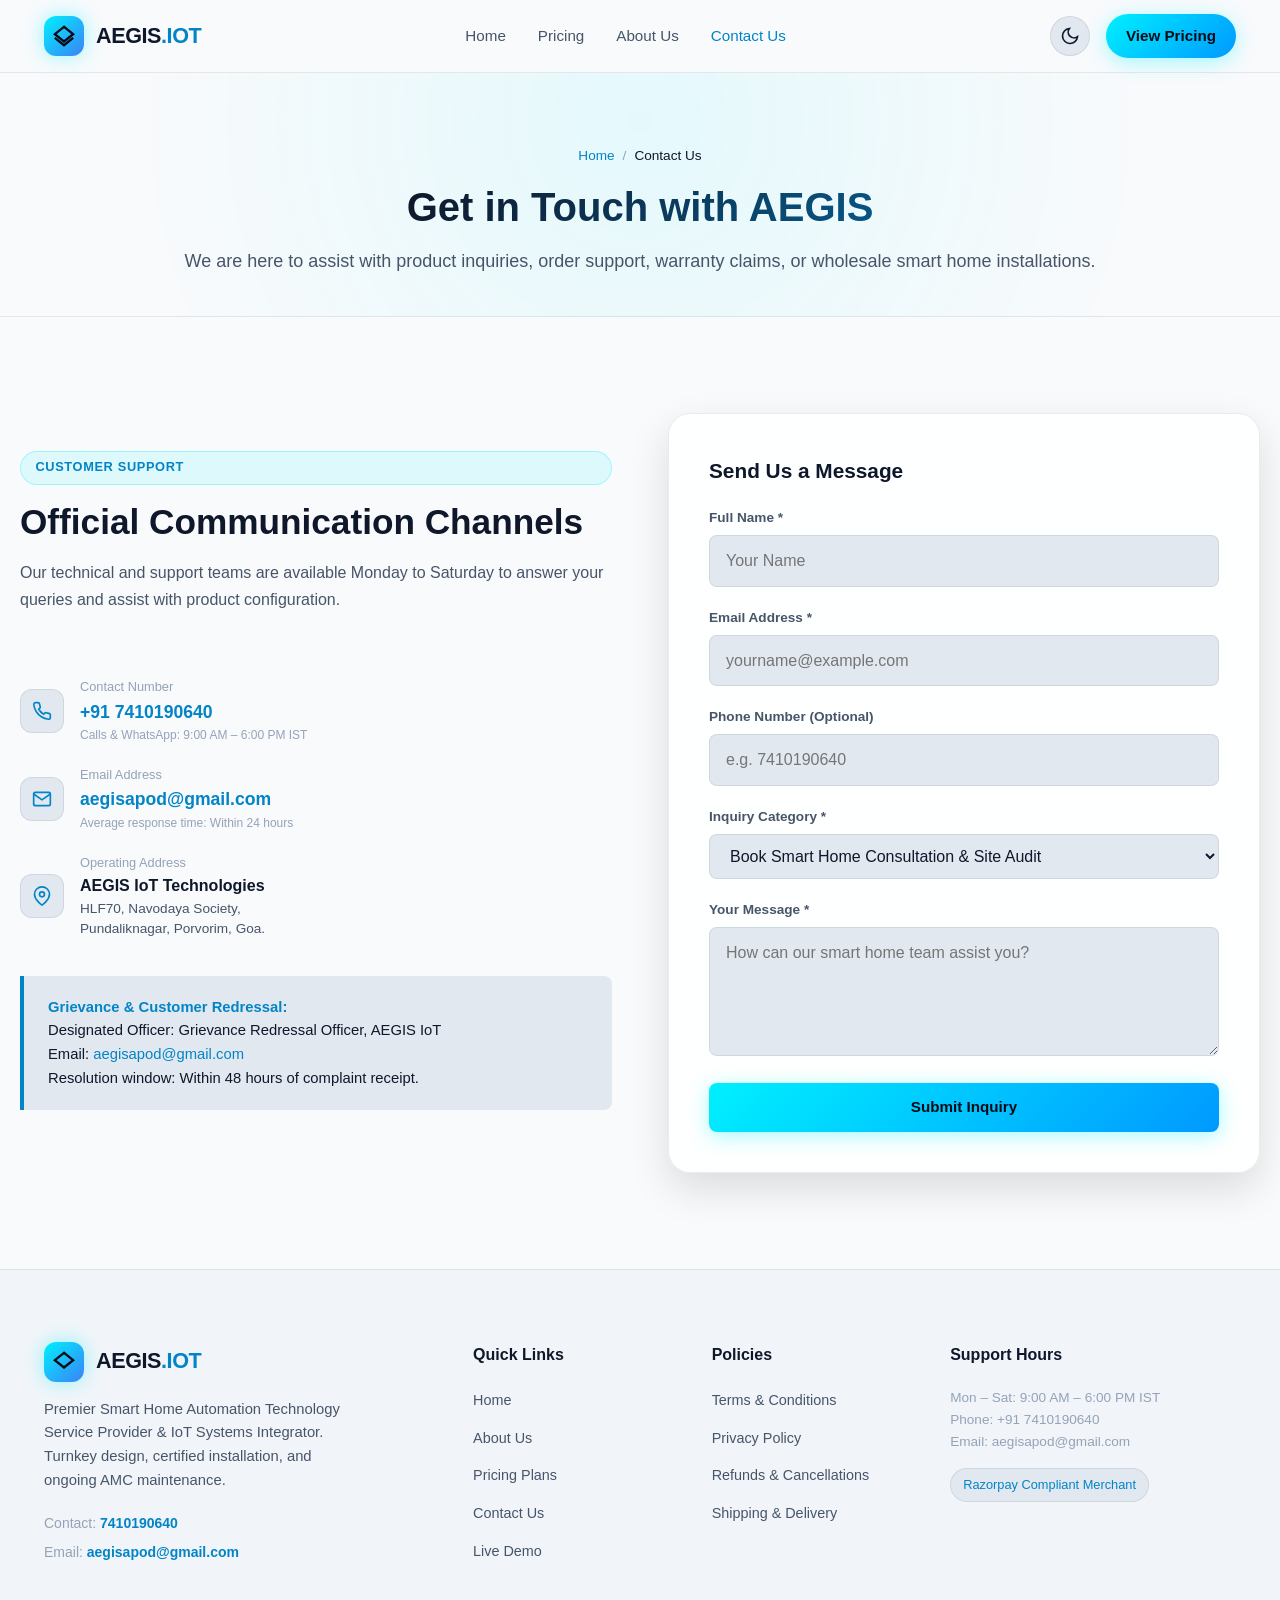
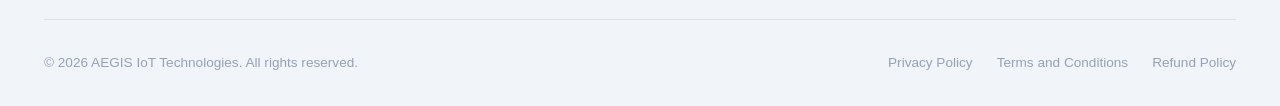
<file: contact.html>
<!DOCTYPE html>
<html lang="en" data-theme="dark">
<head>
  <meta charset="UTF-8">
  <meta name="viewport" content="width=device-width, initial-scale=1.0">
  <title>Contact Us | AEGIS IoT Smart Home Support</title>
  <meta name="description" content="Contact AEGIS IoT customer support, technical assistance, sales and wholesale inquiries. Call +91 7410190640 or email aegisapod@gmail.com.">
  <link rel="stylesheet" href="css/style.css">
  <link rel="icon" type="image/svg+xml" href="data:image/svg+xml,<svg xmlns='http://www.w3.org/2000/svg' viewBox='0 0 24 24' fill='%2300f0ff'><path d='M12 2L2 10l10 8 10-8-10-8z'/></svg>">
</head>
<body>

  <!-- Site Navigation -->
  <header class="site-header">
    <div class="container nav-inner">
      <a href="index.html" class="brand-logo" aria-label="AEGIS Home Homepage">
        <div class="brand-icon-box">
          <svg width="22" height="22" viewBox="0 0 24 24" fill="none" stroke="currentColor" stroke-width="2.5">
            <path d="M12 2L2 10l10 8 10-8-10-8z"/>
            <path d="M2 14l10 8 10-8"/>
          </svg>
        </div>
        <span class="brand-text">AEGIS<span>.IOT</span></span>
      </a>

      <nav>
        <ul class="nav-menu" id="nav-menu">
          <li><a href="index.html" class="nav-link">Home</a></li>
          <li><a href="pricing.html" class="nav-link">Pricing</a></li>
          <li><a href="about.html" class="nav-link">About Us</a></li>
          <li><a href="contact.html" class="nav-link active">Contact Us</a></li>
        </ul>
      </nav>

      <div class="nav-actions">
        <button id="theme-toggle-btn" class="theme-toggle-btn" aria-label="Toggle Theme">
          <span id="theme-icon">
            <svg width="20" height="20" viewBox="0 0 24 24" fill="none" stroke="currentColor" stroke-width="2">
              <circle cx="12" cy="12" r="5"></circle>
              <line x1="12" y1="1" x2="12" y2="3"></line>
              <line x1="12" y1="21" x2="12" y2="23"></line>
            </svg>
          </span>
        </button>
        <a href="pricing.html" class="btn-primary" style="padding: 0.6rem 1.25rem;">View Pricing</a>
        <button class="mobile-menu-btn" id="mobile-menu-btn" aria-label="Open Mobile Menu">
          <span></span><span></span><span></span>
        </button>
      </div>
    </div>
  </header>

  <!-- Page Header -->
  <section class="policy-page-header">
    <div class="container">
      <div class="breadcrumb-nav">
        <a href="index.html">Home</a>
        <span>/</span>
        <span style="color: var(--text-primary);">Contact Us</span>
      </div>
      <h1 class="section-title">Get in Touch with AEGIS</h1>
      <p class="section-subtitle">
        We are here to assist with product inquiries, order support, warranty claims, or wholesale smart home installations.
      </p>
    </div>
  </section>

  <!-- Main Content -->
  <main class="container section">
    <div class="contact-grid">
      <!-- Contact Details -->
      <div class="contact-info-card">
        <div class="badge-tag">Customer Support</div>
        <h2 style="font-size: 2.2rem; font-weight: 800; line-height: 1.2; margin-bottom: 1rem;">
          Official Communication Channels
        </h2>
        <p style="color: var(--text-secondary); line-height: 1.7; font-size: 1rem; margin-bottom: 2rem;">
          Our technical and support teams are available Monday to Saturday to answer your queries and assist with product configuration.
        </p>

        <div class="contact-channels">
          <!-- Phone -->
          <div class="channel-item">
            <div class="channel-icon">
              <svg width="20" height="20" viewBox="0 0 24 24" fill="none" stroke="currentColor" stroke-width="2">
                <path d="M22 16.92v3a2 2 0 0 1-2.18 2 19.79 19.79 0 0 1-8.63-3.07 19.5 19.5 0 0 1-6-6 19.79 19.79 0 0 1-3.07-8.67A2 2 0 0 1 4.11 2h3a2 2 0 0 1 2 1.72 12.84 12.84 0 0 0 .7 2.81 2 2 0 0 1-.45 2.11L8.09 9.91a16 16 0 0 0 6 6l1.27-1.27a2 2 0 0 1 2.11-.45 12.84 12.84 0 0 0 2.81.7A2 2 0 0 1 22 16.92z"></path>
              </svg>
            </div>
            <div>
              <div style="font-size: 0.8rem; color: var(--text-muted);">Contact Number</div>
              <div style="font-weight: 700; font-size: 1.1rem;">
                <a href="tel:7410190640" style="color: var(--accent-cyan);">+91 7410190640</a>
              </div>
              <div style="font-size: 0.75rem; color: var(--text-muted);">Calls & WhatsApp: 9:00 AM – 6:00 PM IST</div>
            </div>
          </div>

          <!-- Email -->
          <div class="channel-item">
            <div class="channel-icon">
              <svg width="20" height="20" viewBox="0 0 24 24" fill="none" stroke="currentColor" stroke-width="2">
                <path d="M4 4h16c1.1 0 2 .9 2 2v12c0 1.1-.9 2-2 2H4c-1.1 0-2-.9-2-2V6c0-1.1.9-2 2-2z"></path>
                <polyline points="22,6 12,13 2,6"></polyline>
              </svg>
            </div>
            <div>
              <div style="font-size: 0.8rem; color: var(--text-muted);">Email Address</div>
              <div style="font-weight: 700; font-size: 1.1rem;">
                <a href="mailto:aegisapod@gmail.com" style="color: var(--accent-cyan);">aegisapod@gmail.com</a>
              </div>
              <div style="font-size: 0.75rem; color: var(--text-muted);">Average response time: Within 24 hours</div>
            </div>
          </div>

          <!-- Physical Address -->
          <div class="channel-item">
            <div class="channel-icon">
              <svg width="20" height="20" viewBox="0 0 24 24" fill="none" stroke="currentColor" stroke-width="2">
                <path d="M21 10c0 7-9 13-9 13s-9-6-9-13a9 9 0 0 1 18 0z"></path>
                <circle cx="12" cy="10" r="3"></circle>
              </svg>
            </div>
            <div>
              <div style="font-size: 0.8rem; color: var(--text-muted);">Operating Address</div>
              <div style="font-weight: 700;">AEGIS IoT Technologies</div>
              <div style="font-size: 0.85rem; color: var(--text-secondary); line-height: 1.5;">
                HLF70, Navodaya Society,<br>
                Pundaliknagar, Porvorim, Goa.
              </div>
            </div>
          </div>

          <!-- Grievance Officer -->
          <div class="compliance-callout" style="margin-top: 1rem;">
            <strong>Grievance & Customer Redressal:</strong><br>
            Designated Officer: Grievance Redressal Officer, AEGIS IoT<br>
            Email: <a href="mailto:aegisapod@gmail.com" style="color: var(--accent-cyan);">aegisapod@gmail.com</a><br>
            Resolution window: Within 48 hours of complaint receipt.
          </div>
        </div>
      </div>

      <!-- Contact / Support Form -->
      <div class="contact-form-card">
        <h3 style="font-size: 1.3rem; font-weight: 800; margin-bottom: 1.25rem;">Send Us a Message</h3>
        <form id="contact-form">
          <div class="form-group">
            <label for="contact-name">Full Name *</label>
            <input type="text" id="contact-name" class="form-control" placeholder="Your Name" required>
          </div>
          <div class="form-group">
            <label for="contact-email">Email Address *</label>
            <input type="email" id="contact-email" class="form-control" placeholder="yourname@example.com" required>
          </div>
          <div class="form-group">
            <label for="contact-phone">Phone Number (Optional)</label>
            <input type="tel" id="contact-phone" class="form-control" placeholder="e.g. 7410190640">
          </div>
          <div class="form-group">
            <label for="contact-interest">Inquiry Category *</label>
            <select id="contact-interest" class="form-control" required>
              <option value="consultation">Book Smart Home Consultation & Site Audit</option>
              <option value="package">Turnkey Package Installation (Apartment / Villa)</option>
              <option value="amc">Annual Maintenance Contract (AMC) Inquiry</option>
              <option value="cancellation">Appointment Rescheduling / Cancellation</option>
              <option value="technical">On-Site Technical Support & Warranty Service</option>
              <option value="partnership">Architect / Interior Designer Partnership</option>
            </select>
          </div>
          <div class="form-group">
            <label for="contact-message">Your Message *</label>
            <textarea id="contact-message" class="form-control" rows="4" placeholder="How can our smart home team assist you?" required></textarea>
          </div>
          <button type="submit" class="btn-primary" style="width: 100%; border-radius: var(--radius-sm);">
            Submit Inquiry
          </button>
        </form>
      </div>
    </div>
  </main>

  <!-- Footer -->
  <footer class="site-footer">
    <div class="container">
      <div class="footer-grid">
        <div class="footer-brand">
          <div class="brand-logo">
            <div class="brand-icon-box">
              <svg width="22" height="22" viewBox="0 0 24 24" fill="none" stroke="currentColor" stroke-width="2.5">
                <path d="M12 2L2 10l10 8 10-8-10-8z"/>
              </svg>
            </div>
            <span class="brand-text">AEGIS<span>.IOT</span></span>
          </div>
          <p>
            Premier Smart Home Automation Technology Service Provider & IoT Systems Integrator. Turnkey design, certified installation, and ongoing AMC maintenance.
          </p>
          <div style="margin-top: 1.25rem; font-size: 0.875rem; display: flex; flex-direction: column; gap: 0.4rem;">
            <div><span style="color: var(--text-muted);">Contact:</span> <a href="tel:7410190640" style="color: var(--accent-cyan); font-weight: 600;">7410190640</a></div>
            <div><span style="color: var(--text-muted);">Email:</span> <a href="mailto:aegisapod@gmail.com" style="color: var(--accent-cyan); font-weight: 600;">aegisapod@gmail.com</a></div>
          </div>
        </div>

        <div>
          <div class="footer-heading">Quick Links</div>
          <ul class="footer-links">
            <li><a href="index.html">Home</a></li>
            <li><a href="about.html">About Us</a></li>
            <li><a href="pricing.html">Pricing Plans</a></li>
            <li><a href="contact.html">Contact Us</a></li>
            <li><a href="index.html#simulator">Live Demo</a></li>
          </ul>
        </div>

        <div>
          <div class="footer-heading">Policies</div>
          <ul class="footer-links">
            <li><a href="terms.html">Terms & Conditions</a></li>
            <li><a href="privacy.html">Privacy Policy</a></li>
            <li><a href="refund-policy.html">Refunds & Cancellations</a></li>
            <li><a href="refund-policy.html#shipping">Shipping & Delivery</a></li>
          </ul>
        </div>

        <div>
          <div class="footer-heading">Support Hours</div>
          <p style="font-size: 0.85rem; color: var(--text-muted); line-height: 1.6; margin-bottom: 1rem;">
            Mon – Sat: 9:00 AM – 6:00 PM IST<br>
            Phone: +91 7410190640<br>
            Email: aegisapod@gmail.com
          </p>
          <div class="gh-deploy-badge">
            <span>Razorpay Compliant Merchant</span>
          </div>
        </div>
      </div>

      <div class="footer-bottom">
        <div>© 2026 AEGIS IoT Technologies. All rights reserved.</div>
        <div style="display: flex; gap: 1.5rem;">
          <a href="privacy.html">Privacy Policy</a>
          <a href="terms.html">Terms and Conditions</a>
          <a href="refund-policy.html">Refund Policy</a>
        </div>
      </div>
    </div>
  </footer>

  <!-- Toast Notification Container -->
  <div class="toast-notice" id="toast-notice" role="status" aria-live="polite">
    <svg width="20" height="20" viewBox="0 0 24 24" fill="none" stroke="currentColor" stroke-width="2.5" style="color: var(--accent-cyan);">
      <circle cx="12" cy="12" r="10"></circle>
      <polyline points="12 6 12 12 14 14"></polyline>
    </svg>
    <span id="toast-msg">Notice</span>
  </div>

  <script src="js/app.js"></script>
</body>
</html>
</file>
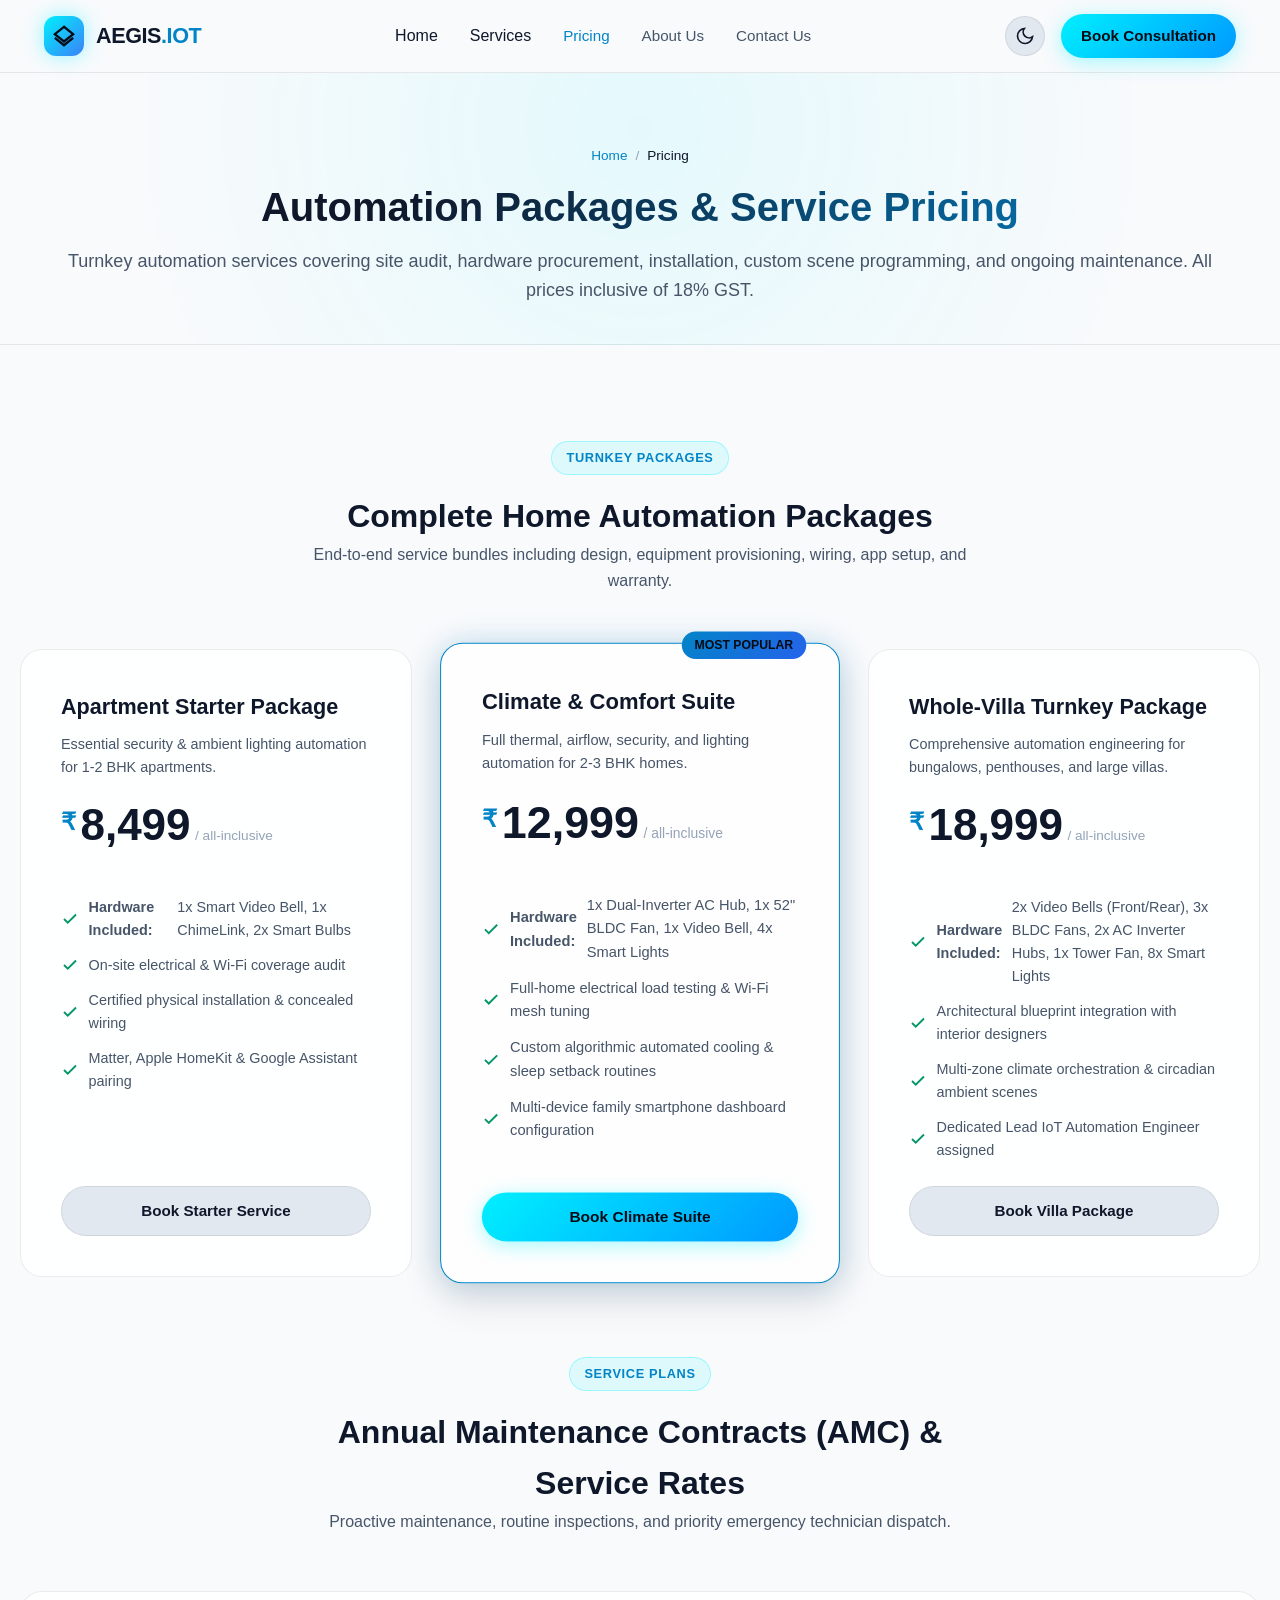
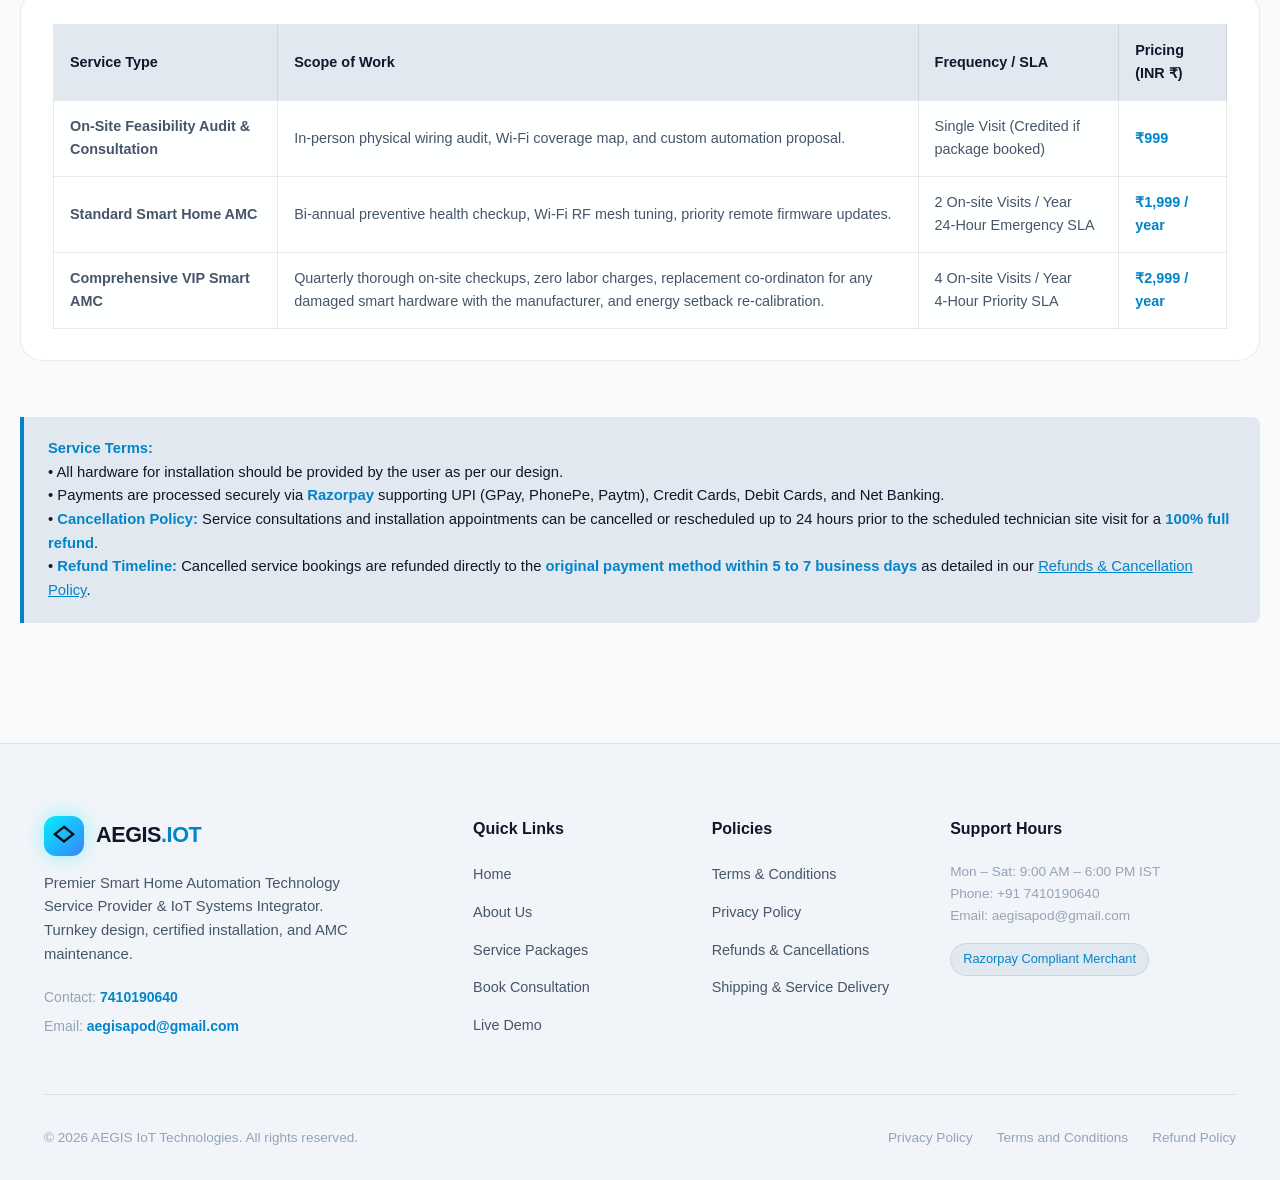
<file: pricing.html>
<!DOCTYPE html>
<html lang="en" data-theme="dark">
<head>
  <meta charset="UTF-8">
  <meta name="viewport" content="width=device-width, initial-scale=1.0">
  <title>Service Packages & Pricing | AEGIS Smart Home Automation</title>
  <meta name="description" content="Transparent pricing for AEGIS turnkey smart home automation packages, professional installation, and Annual Maintenance Contracts (AMC). All prices inclusive of taxes.">
  <link rel="stylesheet" href="css/style.css">
  <link rel="icon" type="image/svg+xml" href="data:image/svg+xml,<svg xmlns='http://www.w3.org/2000/svg' viewBox='0 0 24 24' fill='%2300f0ff'><path d='M12 2L2 10l10 8 10-8-10-8z'/></svg>">
</head>
<body>

  <!-- Site Navigation -->
  <header class="site-header">
    <div class="container nav-inner">
      <a href="index.html" class="brand-logo" aria-label="AEGIS Home Homepage">
        <div class="brand-icon-box">
          <svg width="22" height="22" viewBox="0 0 24 24" fill="none" stroke="currentColor" stroke-width="2.5">
            <path d="M12 2L2 10l10 8 10-8-10-8z"/>
            <path d="M2 14l10 8 10-8"/>
          </svg>
        </div>
        <span class="brand-text">AEGIS<span>.IOT</span></span>
      </a>

      <nav>
        <ul class="nav-menu" id="nav-menu">
          <li><a href="index.html">Home</a></li>
          <li><a href="index.html#services">Services</a></li>
          <li><a href="pricing.html" class="nav-link active">Pricing</a></li>
          <li><a href="about.html" class="nav-link">About Us</a></li>
          <li><a href="contact.html" class="nav-link">Contact Us</a></li>
        </ul>
      </nav>

      <div class="nav-actions">
        <button id="theme-toggle-btn" class="theme-toggle-btn" aria-label="Toggle Theme">
          <span id="theme-icon">
            <svg width="20" height="20" viewBox="0 0 24 24" fill="none" stroke="currentColor" stroke-width="2">
              <circle cx="12" cy="12" r="5"></circle>
              <line x1="12" y1="1" x2="12" y2="3"></line>
              <line x1="12" y1="21" x2="12" y2="23"></line>
            </svg>
          </span>
        </button>
        <a href="contact.html" class="btn-primary" style="padding: 0.6rem 1.25rem;">Book Consultation</a>
        <button class="mobile-menu-btn" id="mobile-menu-btn" aria-label="Open Mobile Menu">
          <span></span><span></span><span></span>
        </button>
      </div>
    </div>
  </header>

  <!-- Page Header -->
  <section class="policy-page-header">
    <div class="container">
      <div class="breadcrumb-nav">
        <a href="index.html">Home</a>
        <span>/</span>
        <span style="color: var(--text-primary);">Pricing</span>
      </div>
      <h1 class="section-title">Automation Packages & Service Pricing</h1>
      <p class="section-subtitle">
        Turnkey automation services covering site audit, hardware procurement, installation, custom scene programming, and ongoing maintenance. All prices inclusive of 18% GST.
      </p>
    </div>
  </section>

  <!-- Main Content -->
  <main class="container section">

    <!-- Turnkey Service Packages Grid -->
    <div class="section-title-wrap">
      <div class="badge-tag">Turnkey Packages</div>
      <h2 style="font-size: 2rem; font-weight: 800;">Complete Home Automation Packages</h2>
      <p style="color: var(--text-secondary);">End-to-end service bundles including design, equipment provisioning, wiring, app setup, and warranty.</p>
    </div>

    <div class="pricing-grid">
      <!-- Plan 1: Apartment Starter -->
      <div class="pricing-plan-card">
        <h3 class="plan-title">Apartment Starter Package</h3>
        <p class="plan-desc">Essential security & ambient lighting automation for 1-2 BHK apartments.</p>
        <div class="plan-price-block">
          <span class="plan-currency">₹</span>
          <span class="plan-amount">8,499</span>
          <span class="plan-period">/ all-inclusive</span>
        </div>
        <ul class="plan-features-list">
          <li>
            <svg width="18" height="18" viewBox="0 0 24 24" fill="none" stroke="currentColor" stroke-width="2.5"><polyline points="20 6 9 17 4 12"/></svg>
            <strong>Hardware Included:</strong> 1x Smart Video Bell, 1x ChimeLink, 2x Smart Bulbs
          </li>
          <li>
            <svg width="18" height="18" viewBox="0 0 24 24" fill="none" stroke="currentColor" stroke-width="2.5"><polyline points="20 6 9 17 4 12"/></svg>
            On-site electrical & Wi-Fi coverage audit
          </li>
          <li>
            <svg width="18" height="18" viewBox="0 0 24 24" fill="none" stroke="currentColor" stroke-width="2.5"><polyline points="20 6 9 17 4 12"/></svg>
            Certified physical installation & concealed wiring
          </li>
          <li>
            <svg width="18" height="18" viewBox="0 0 24 24" fill="none" stroke="currentColor" stroke-width="2.5"><polyline points="20 6 9 17 4 12"/></svg>
            Matter, Apple HomeKit & Google Assistant pairing
          </li>
        </ul>
        <a href="contact.html" class="btn-secondary" style="width: 100%; text-align: center;">Book Starter Service</a>
      </div>

      <!-- Plan 2: Climate & Comfort (Featured) -->
      <div class="pricing-plan-card featured">
        <div class="featured-ribbon">Most Popular</div>
        <h3 class="plan-title">Climate & Comfort Suite</h3>
        <p class="plan-desc">Full thermal, airflow, security, and lighting automation for 2-3 BHK homes.</p>
        <div class="plan-price-block">
          <span class="plan-currency">₹</span>
          <span class="plan-amount">12,999</span>
          <span class="plan-period">/ all-inclusive</span>
        </div>
        <ul class="plan-features-list">
          <li>
            <svg width="18" height="18" viewBox="0 0 24 24" fill="none" stroke="currentColor" stroke-width="2.5"><polyline points="20 6 9 17 4 12"/></svg>
            <strong>Hardware Included:</strong> 1x Dual-Inverter AC Hub, 1x 52" BLDC Fan, 1x Video Bell, 4x Smart Lights
          </li>
          <li>
            <svg width="18" height="18" viewBox="0 0 24 24" fill="none" stroke="currentColor" stroke-width="2.5"><polyline points="20 6 9 17 4 12"/></svg>
            Full-home electrical load testing & Wi-Fi mesh tuning
          </li>
          <li>
            <svg width="18" height="18" viewBox="0 0 24 24" fill="none" stroke="currentColor" stroke-width="2.5"><polyline points="20 6 9 17 4 12"/></svg>
            Custom algorithmic automated cooling & sleep setback routines
          </li>
          <li>
            <svg width="18" height="18" viewBox="0 0 24 24" fill="none" stroke="currentColor" stroke-width="2.5"><polyline points="20 6 9 17 4 12"/></svg>
            Multi-device family smartphone dashboard configuration
          </li>
        </ul>
        <a href="contact.html" class="btn-primary" style="width: 100%; text-align: center;">Book Climate Suite</a>
      </div>

      <!-- Plan 3: Whole-Villa Automation -->
      <div class="pricing-plan-card">
        <h3 class="plan-title">Whole-Villa Turnkey Package</h3>
        <p class="plan-desc">Comprehensive automation engineering for bungalows, penthouses, and large villas.</p>
        <div class="plan-price-block">
          <span class="plan-currency">₹</span>
          <span class="plan-amount">18,999</span>
          <span class="plan-period">/ all-inclusive</span>
        </div>
        <ul class="plan-features-list">
          <li>
            <svg width="18" height="18" viewBox="0 0 24 24" fill="none" stroke="currentColor" stroke-width="2.5"><polyline points="20 6 9 17 4 12"/></svg>
            <strong>Hardware Included:</strong> 2x Video Bells (Front/Rear), 3x BLDC Fans, 2x AC Inverter Hubs, 1x Tower Fan, 8x Smart Lights
          </li>
          <li>
            <svg width="18" height="18" viewBox="0 0 24 24" fill="none" stroke="currentColor" stroke-width="2.5"><polyline points="20 6 9 17 4 12"/></svg>
            Architectural blueprint integration with interior designers
          </li>
          <li>
            <svg width="18" height="18" viewBox="0 0 24 24" fill="none" stroke="currentColor" stroke-width="2.5"><polyline points="20 6 9 17 4 12"/></svg>
            Multi-zone climate orchestration & circadian ambient scenes
          </li>
          <li>
            <svg width="18" height="18" viewBox="0 0 24 24" fill="none" stroke="currentColor" stroke-width="2.5"><polyline points="20 6 9 17 4 12"/></svg>
            Dedicated Lead IoT Automation Engineer assigned
          </li>
        </ul>
        <a href="contact.html" class="btn-secondary" style="width: 100%; text-align: center;">Book Villa Package</a>
      </div>
    </div>

    <!-- Annual Maintenance Contract (AMC) & Standalone Services Table -->
    <div class="section-title-wrap" style="margin-top: 5rem;">
      <div class="badge-tag">Service Plans</div>
      <h2 style="font-size: 2rem; font-weight: 800;">Annual Maintenance Contracts (AMC) & Service Rates</h2>
      <p style="color: var(--text-secondary);">Proactive maintenance, routine inspections, and priority emergency technician dispatch.</p>
    </div>

    <div style="background: var(--card-bg); border: 1px solid var(--card-border); border-radius: var(--radius-lg); padding: 2rem; margin-bottom: 3.5rem; overflow-x: auto;">
      <table class="compliance-table" style="margin: 0;">
        <thead>
          <tr>
            <th>Service Type</th>
            <th>Scope of Work</th>
            <th>Frequency / SLA</th>
            <th>Pricing (INR ₹)</th>
          </tr>
        </thead>
        <tbody>
          <tr>
            <td><strong>On-Site Feasibility Audit & Consultation</strong></td>
            <td>In-person physical wiring audit, Wi-Fi coverage map, and custom automation proposal.</td>
            <td>Single Visit (Credited if package booked)</td>
            <td><strong style="color: var(--accent-cyan);">₹999</strong></td>
          </tr>
          <tr>
            <td><strong>Standard Smart Home AMC</strong></td>
            <td>Bi-annual preventive health checkup, Wi-Fi RF mesh tuning, priority remote firmware updates.</td>
            <td>2 On-site Visits / Year<br>24-Hour Emergency SLA</td>
            <td><strong style="color: var(--accent-cyan);">₹1,999 / year</strong></td>
          </tr>
          <tr>
            <td><strong>Comprehensive VIP Smart AMC</strong></td>
            <td>Quarterly thorough on-site checkups, zero labor charges, replacement co-ordinaton for any damaged smart hardware with the manufacturer, and energy setback re-calibration.</td>
            <td>4 On-site Visits / Year<br>4-Hour Priority SLA</td>
            <td><strong style="color: var(--accent-cyan);">₹2,999 / year</strong></td>
          </tr>
          <tr>
        </tbody>
      </table>
    </div>

    <!-- User Note-->
    <div class="compliance-callout">
      <strong>Service Terms:</strong><br>
      • All hardware for installation should be provided by the user as per our design.<br>
      • Payments are processed securely via <strong>Razorpay</strong> supporting UPI (GPay, PhonePe, Paytm), Credit Cards, Debit Cards, and Net Banking.<br>
      • <strong>Cancellation Policy:</strong> Service consultations and installation appointments can be cancelled or rescheduled up to 24 hours prior to the scheduled technician site visit for a <strong>100% full refund</strong>.<br>
      • <strong>Refund Timeline:</strong> Cancelled service bookings are refunded directly to the <strong>original payment method within 5 to 7 business days</strong> as detailed in our <a href="refund-policy.html" style="color: var(--accent-cyan); text-decoration: underline;">Refunds & Cancellation Policy</a>.
    </div>

  </main>

  <!-- Footer -->
  <footer class="site-footer">
    <div class="container">
      <div class="footer-grid">
        <div class="footer-brand">
          <div class="brand-logo">
            <div class="brand-icon-box">
              <svg width="22" height="22" viewBox="0 0 24 24" fill="none" stroke="currentColor" stroke-width="2.5">
                <path d="M12 2L2 10l10 8 10-8-10-8z"/>
              </svg>
            </div>
            <span class="brand-text">AEGIS<span>.IOT</span></span>
          </div>
          <p>
            Premier Smart Home Automation Technology Service Provider & IoT Systems Integrator. Turnkey design, certified installation, and AMC maintenance.
          </p>
          <div style="margin-top: 1.25rem; font-size: 0.875rem; display: flex; flex-direction: column; gap: 0.4rem;">
            <div><span style="color: var(--text-muted);">Contact:</span> <a href="tel:7410190640" style="color: var(--accent-cyan); font-weight: 600;">7410190640</a></div>
            <div><span style="color: var(--text-muted);">Email:</span> <a href="mailto:aegisapod@gmail.com" style="color: var(--accent-cyan); font-weight: 600;">aegisapod@gmail.com</a></div>
          </div>
        </div>

        <div>
          <div class="footer-heading">Quick Links</div>
          <ul class="footer-links">
            <li><a href="index.html">Home</a></li>
            <li><a href="about.html">About Us</a></li>
            <li><a href="pricing.html">Service Packages</a></li>
            <li><a href="contact.html">Book Consultation</a></li>
            <li><a href="index.html#simulator">Live Demo</a></li>
          </ul>
        </div>

        <div>
          <div class="footer-heading">Policies</div>
          <ul class="footer-links">
            <li><a href="terms.html">Terms & Conditions</a></li>
            <li><a href="privacy.html">Privacy Policy</a></li>
            <li><a href="refund-policy.html">Refunds & Cancellations</a></li>
            <li><a href="refund-policy.html#shipping">Shipping & Service Delivery</a></li>
          </ul>
        </div>

        <div>
          <div class="footer-heading">Support Hours</div>
          <p style="font-size: 0.85rem; color: var(--text-muted); line-height: 1.6; margin-bottom: 1rem;">
            Mon – Sat: 9:00 AM – 6:00 PM IST<br>
            Phone: +91 7410190640<br>
            Email: aegisapod@gmail.com
          </p>
          <div class="gh-deploy-badge">
            <span>Razorpay Compliant Merchant</span>
          </div>
        </div>
      </div>

      <div class="footer-bottom">
        <div>© 2026 AEGIS IoT Technologies. All rights reserved.</div>
        <div style="display: flex; gap: 1.5rem;">
          <a href="privacy.html">Privacy Policy</a>
          <a href="terms.html">Terms and Conditions</a>
          <a href="refund-policy.html">Refund Policy</a>
        </div>
      </div>
    </div>
  </footer>

  <script src="js/app.js"></script>
</body>
</html>
</file>
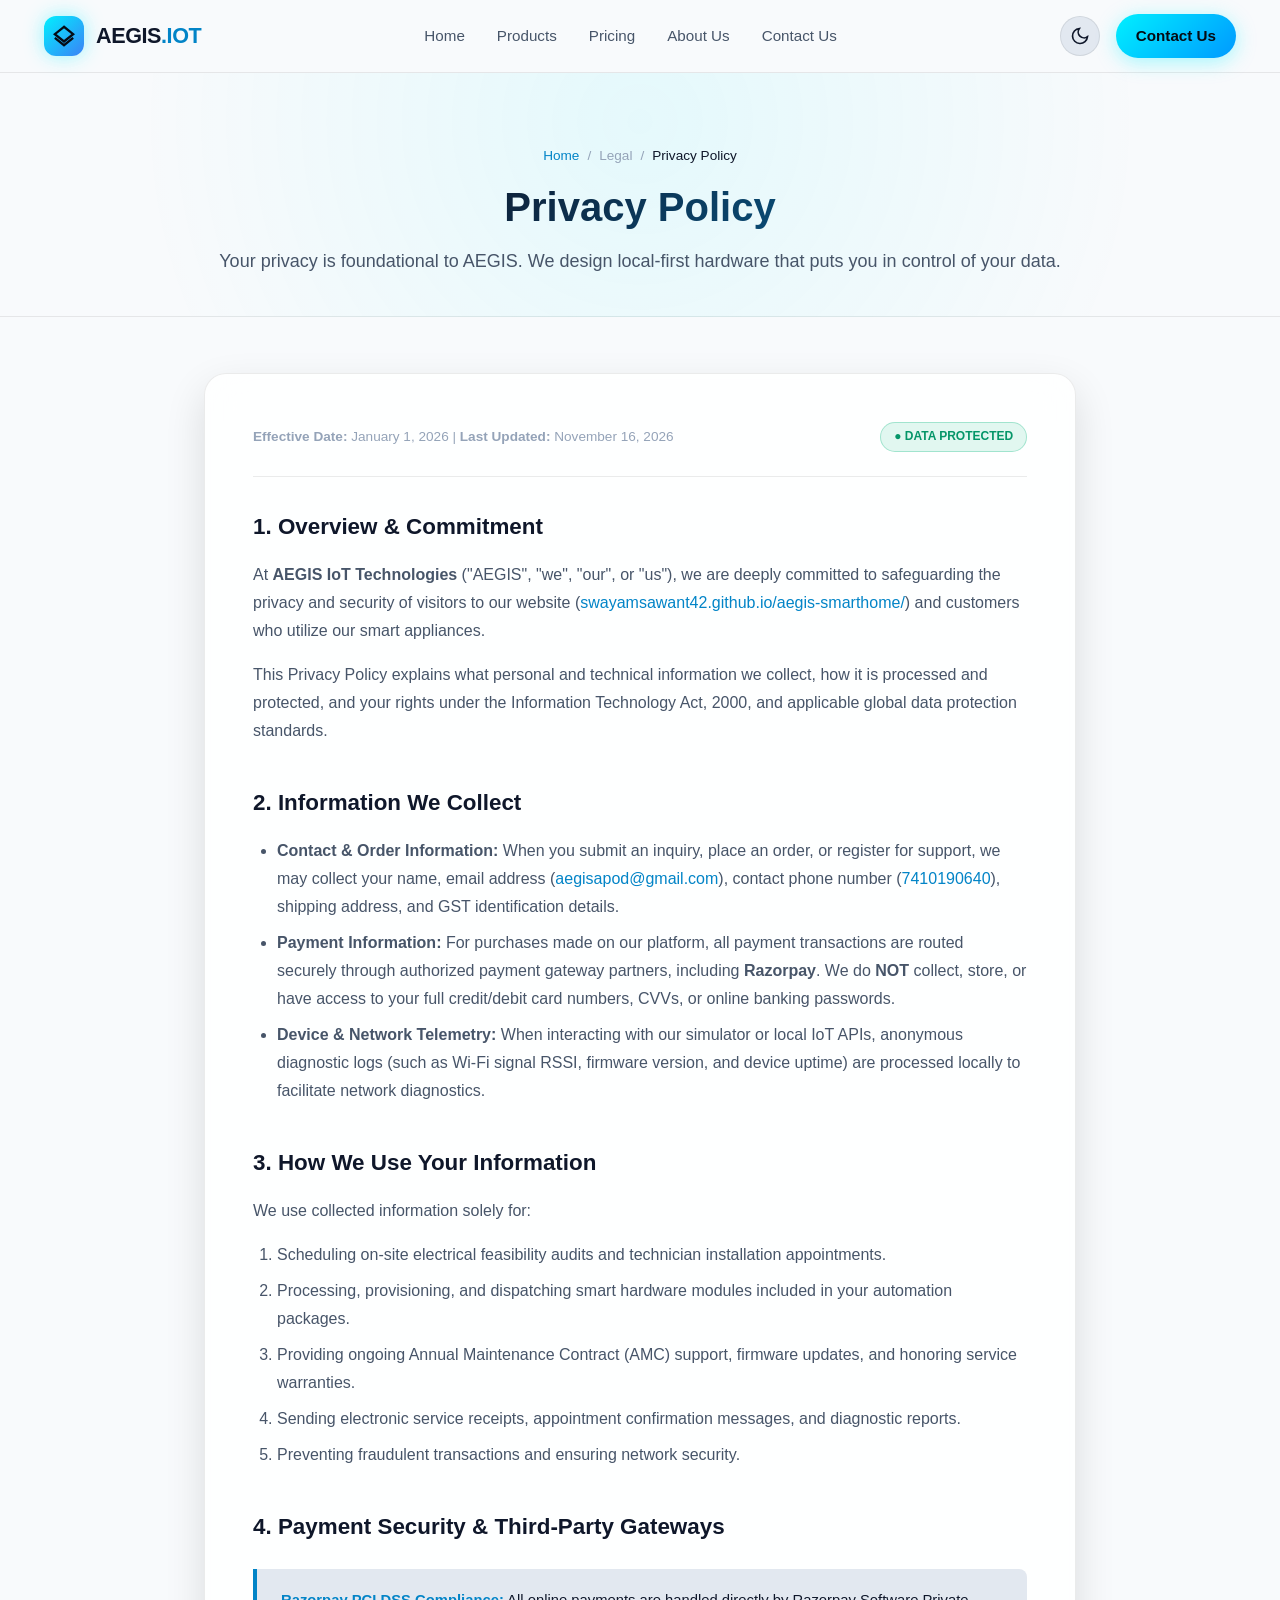
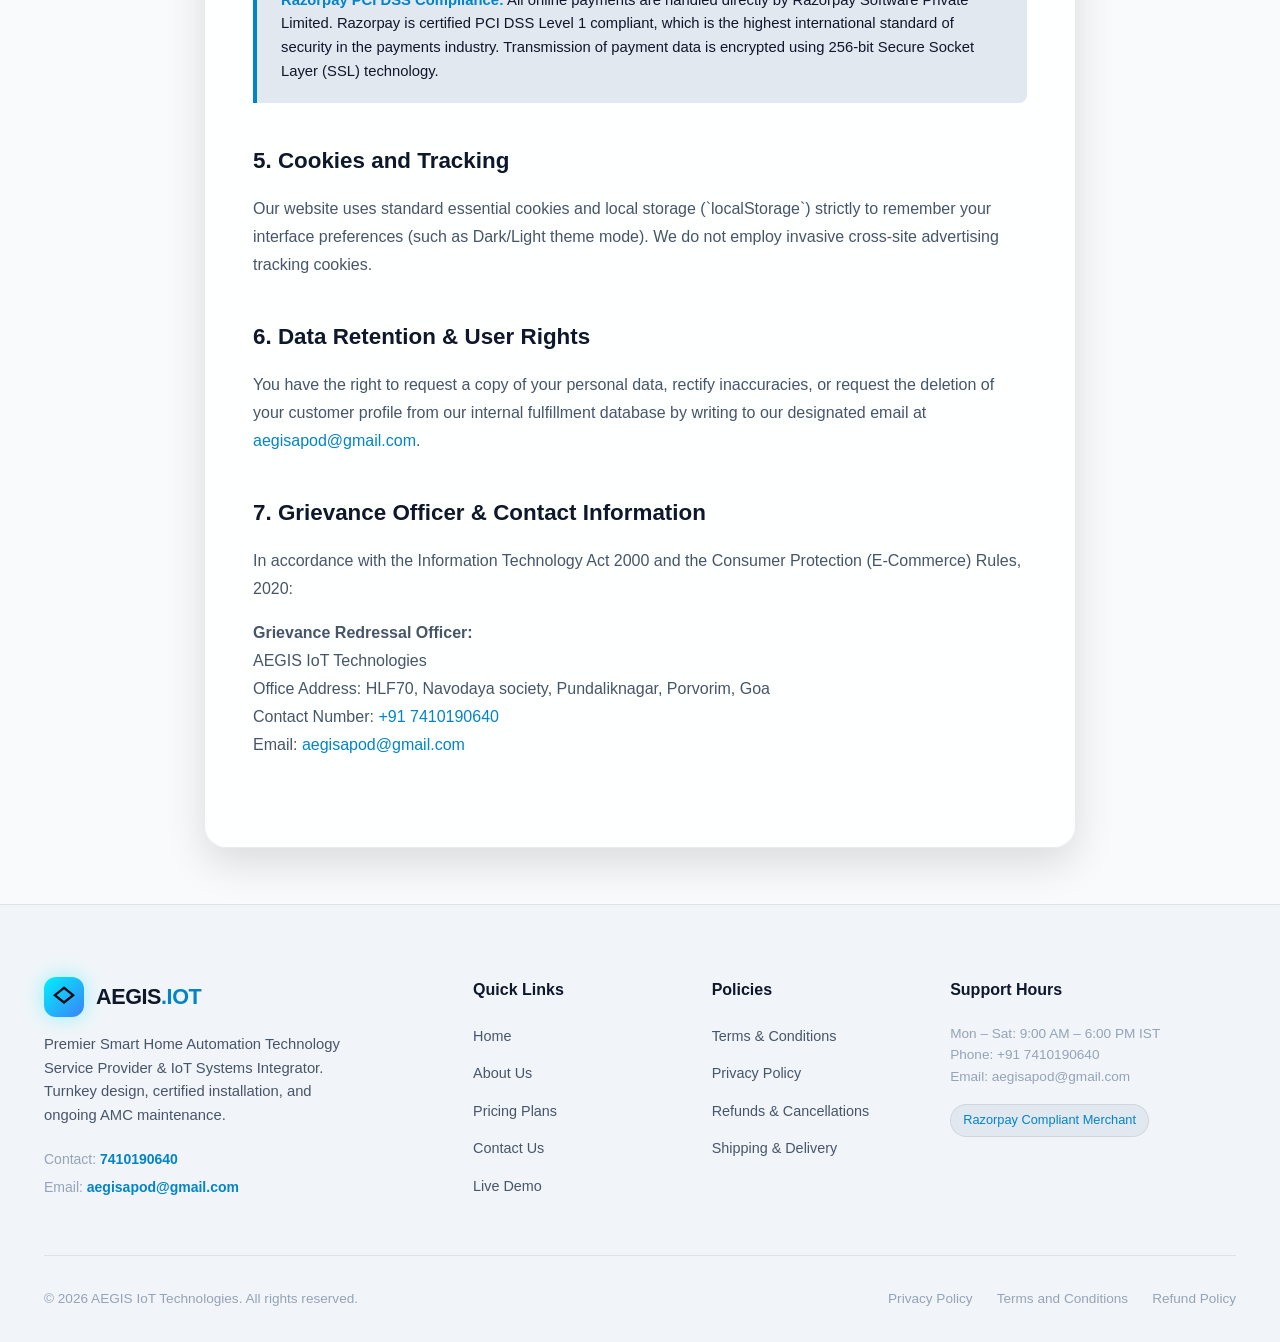
<file: privacy.html>
<!DOCTYPE html>
<html lang="en" data-theme="dark">
<head>
  <meta charset="UTF-8">
  <meta name="viewport" content="width=device-width, initial-scale=1.0">
  <title>Privacy Policy | AEGIS IoT Smart Home</title>
  <meta name="description" content="AEGIS IoT Privacy Policy. Learn how we safeguard your personal data, transaction security, and local smart home device telemetry.">
  <link rel="stylesheet" href="css/style.css">
  <link rel="icon" type="image/svg+xml" href="data:image/svg+xml,<svg xmlns='http://www.w3.org/2000/svg' viewBox='0 0 24 24' fill='%2300f0ff'><path d='M12 2L2 10l10 8 10-8-10-8z'/></svg>">
</head>
<body>

  <!-- Site Navigation -->
  <header class="site-header">
    <div class="container nav-inner">
      <a href="index.html" class="brand-logo" aria-label="AEGIS Home Homepage">
        <div class="brand-icon-box">
          <svg width="22" height="22" viewBox="0 0 24 24" fill="none" stroke="currentColor" stroke-width="2.5">
            <path d="M12 2L2 10l10 8 10-8-10-8z"/>
            <path d="M2 14l10 8 10-8"/>
          </svg>
        </div>
        <span class="brand-text">AEGIS<span>.IOT</span></span>
      </a>

      <nav>
        <ul class="nav-menu" id="nav-menu">
          <li><a href="index.html" class="nav-link">Home</a></li>
          <li><a href="index.html#products" class="nav-link">Products</a></li>
          <li><a href="pricing.html" class="nav-link">Pricing</a></li>
          <li><a href="about.html" class="nav-link">About Us</a></li>
          <li><a href="contact.html" class="nav-link">Contact Us</a></li>
        </ul>
      </nav>

      <div class="nav-actions">
        <button id="theme-toggle-btn" class="theme-toggle-btn" aria-label="Toggle Theme">
          <span id="theme-icon">
            <svg width="20" height="20" viewBox="0 0 24 24" fill="none" stroke="currentColor" stroke-width="2">
              <circle cx="12" cy="12" r="5"></circle>
              <line x1="12" y1="1" x2="12" y2="3"></line>
              <line x1="12" y1="21" x2="12" y2="23"></line>
            </svg>
          </span>
        </button>
        <a href="contact.html" class="btn-primary" style="padding: 0.6rem 1.25rem;">Contact Us</a>
        <button class="mobile-menu-btn" id="mobile-menu-btn" aria-label="Open Mobile Menu">
          <span></span><span></span><span></span>
        </button>
      </div>
    </div>
  </header>

  <!-- Page Header -->
  <section class="policy-page-header">
    <div class="container">
      <div class="breadcrumb-nav">
        <a href="index.html">Home</a>
        <span>/</span>
        <span>Legal</span>
        <span>/</span>
        <span style="color: var(--text-primary);">Privacy Policy</span>
      </div>
      <h1 class="section-title">Privacy Policy</h1>
      <p class="section-subtitle">
        Your privacy is foundational to AEGIS. We design local-first hardware that puts you in control of your data.
      </p>
    </div>
  </section>

  <!-- Main Content -->
  <main class="policy-container">
    <div class="policy-card-main">
      <div class="policy-meta-bar">
        <div>
          <strong>Effective Date:</strong> January 1, 2026 | <strong>Last Updated:</strong> November 16, 2026
        </div>
        <div class="policy-badge">
          <span>● Data Protected</span>
        </div>
      </div>

      <div class="policy-section-block">
        <h2>1. Overview & Commitment</h2>
        <p>
          At <strong>AEGIS IoT Technologies</strong> ("AEGIS", "we", "our", or "us"), we are deeply committed to safeguarding the privacy and security of visitors to our website (<a href="https://swayamsawant42.github.io/aegis-smarthome/" style="color: var(--accent-cyan);">swayamsawant42.github.io/aegis-smarthome/</a>) and customers who utilize our smart appliances.
        </p>
        <p>
          This Privacy Policy explains what personal and technical information we collect, how it is processed and protected, and your rights under the Information Technology Act, 2000, and applicable global data protection standards.
        </p>
      </div>

      <div class="policy-section-block">
        <h2>2. Information We Collect</h2>
        <ul>
          <li><strong>Contact & Order Information:</strong> When you submit an inquiry, place an order, or register for support, we may collect your name, email address (<a href="mailto:aegisapod@gmail.com" style="color: var(--accent-cyan);">aegisapod@gmail.com</a>), contact phone number (<a href="tel:7410190640" style="color: var(--accent-cyan);">7410190640</a>), shipping address, and GST identification details.</li>
          <li><strong>Payment Information:</strong> For purchases made on our platform, all payment transactions are routed securely through authorized payment gateway partners, including <strong>Razorpay</strong>. We do <strong>NOT</strong> collect, store, or have access to your full credit/debit card numbers, CVVs, or online banking passwords.</li>
          <li><strong>Device & Network Telemetry:</strong> When interacting with our simulator or local IoT APIs, anonymous diagnostic logs (such as Wi-Fi signal RSSI, firmware version, and device uptime) are processed locally to facilitate network diagnostics.</li>
        </ul>
      </div>

      <div class="policy-section-block">
        <h2>3. How We Use Your Information</h2>
        <p>
          We use collected information solely for:
        </p>
        <ol>
          <li>Scheduling on-site electrical feasibility audits and technician installation appointments.</li>
          <li>Processing, provisioning, and dispatching smart hardware modules included in your automation packages.</li>
          <li>Providing ongoing Annual Maintenance Contract (AMC) support, firmware updates, and honoring service warranties.</li>
          <li>Sending electronic service receipts, appointment confirmation messages, and diagnostic reports.</li>
          <li>Preventing fraudulent transactions and ensuring network security.</li>
        </ol>
      </div>

      <div class="policy-section-block">
        <h2>4. Payment Security & Third-Party Gateways</h2>
        <div class="compliance-callout">
          <strong>Razorpay PCI DSS Compliance:</strong> All online payments are handled directly by Razorpay Software Private Limited. Razorpay is certified PCI DSS Level 1 compliant, which is the highest international standard of security in the payments industry. Transmission of payment data is encrypted using 256-bit Secure Socket Layer (SSL) technology.
        </div>
      </div>


      <div class="policy-section-block">
        <h2>5. Cookies and Tracking</h2>
        <p>
          Our website uses standard essential cookies and local storage (`localStorage`) strictly to remember your interface preferences (such as Dark/Light theme mode). We do not employ invasive cross-site advertising tracking cookies.
        </p>
      </div>

      <div class="policy-section-block">
        <h2>6. Data Retention & User Rights</h2>
        <p>
          You have the right to request a copy of your personal data, rectify inaccuracies, or request the deletion of your customer profile from our internal fulfillment database by writing to our designated email at <a href="mailto:aegisapod@gmail.com" style="color: var(--accent-cyan);">aegisapod@gmail.com</a>.
        </p>
      </div>

      <div class="policy-section-block">
        <h2>7. Grievance Officer & Contact Information</h2>
        <p>
          In accordance with the Information Technology Act 2000 and the Consumer Protection (E-Commerce) Rules, 2020:
        </p>
        <p>
          <strong>Grievance Redressal Officer:</strong><br>
          AEGIS IoT Technologies<br>
          Office Address: HLF70, Navodaya society, Pundaliknagar, Porvorim, Goa<br>
          Contact Number: <a href="tel:7410190640" style="color: var(--accent-cyan);">+91 7410190640</a><br>
          Email: <a href="mailto:aegisapod@gmail.com" style="color: var(--accent-cyan);">aegisapod@gmail.com</a>
        </p>
      </div>
    </div>
  </main>

  <!-- Footer -->
  <footer class="site-footer">
    <div class="container">
      <div class="footer-grid">
        <div class="footer-brand">
          <div class="brand-logo">
            <div class="brand-icon-box">
              <svg width="22" height="22" viewBox="0 0 24 24" fill="none" stroke="currentColor" stroke-width="2.5">
                <path d="M12 2L2 10l10 8 10-8-10-8z"/>
              </svg>
            </div>
            <span class="brand-text">AEGIS<span>.IOT</span></span>
          </div>
          <p>
            Premier Smart Home Automation Technology Service Provider & IoT Systems Integrator. Turnkey design, certified installation, and ongoing AMC maintenance.
          </p>
          <div style="margin-top: 1.25rem; font-size: 0.875rem; display: flex; flex-direction: column; gap: 0.4rem;">
            <div><span style="color: var(--text-muted);">Contact:</span> <a href="tel:7410190640" style="color: var(--accent-cyan); font-weight: 600;">7410190640</a></div>
            <div><span style="color: var(--text-muted);">Email:</span> <a href="mailto:aegisapod@gmail.com" style="color: var(--accent-cyan); font-weight: 600;">aegisapod@gmail.com</a></div>
          </div>
        </div>

        <div>
          <div class="footer-heading">Quick Links</div>
          <ul class="footer-links">
            <li><a href="index.html">Home</a></li>
            <li><a href="about.html">About Us</a></li>
            <li><a href="pricing.html">Pricing Plans</a></li>
            <li><a href="contact.html">Contact Us</a></li>
            <li><a href="index.html#simulator">Live Demo</a></li>
          </ul>
        </div>

        <div>
          <div class="footer-heading">Policies</div>
          <ul class="footer-links">
            <li><a href="terms.html">Terms & Conditions</a></li>
            <li><a href="privacy.html">Privacy Policy</a></li>
            <li><a href="refund-policy.html">Refunds & Cancellations</a></li>
            <li><a href="refund-policy.html#shipping">Shipping & Delivery</a></li>
          </ul>
        </div>

        <div>
          <div class="footer-heading">Support Hours</div>
          <p style="font-size: 0.85rem; color: var(--text-muted); line-height: 1.6; margin-bottom: 1rem;">
            Mon – Sat: 9:00 AM – 6:00 PM IST<br>
            Phone: +91 7410190640<br>
            Email: aegisapod@gmail.com
          </p>
          <div class="gh-deploy-badge">
            <span>Razorpay Compliant Merchant</span>
          </div>
        </div>
      </div>

      <div class="footer-bottom">
        <div>© 2026 AEGIS IoT Technologies. All rights reserved.</div>
        <div style="display: flex; gap: 1.5rem;">
          <a href="privacy.html">Privacy Policy</a>
          <a href="terms.html">Terms and Conditions</a>
          <a href="refund-policy.html">Refund Policy</a>
        </div>
      </div>
    </div>
  </footer>

  <script src="js/app.js"></script>
</body>
</html>
</file>
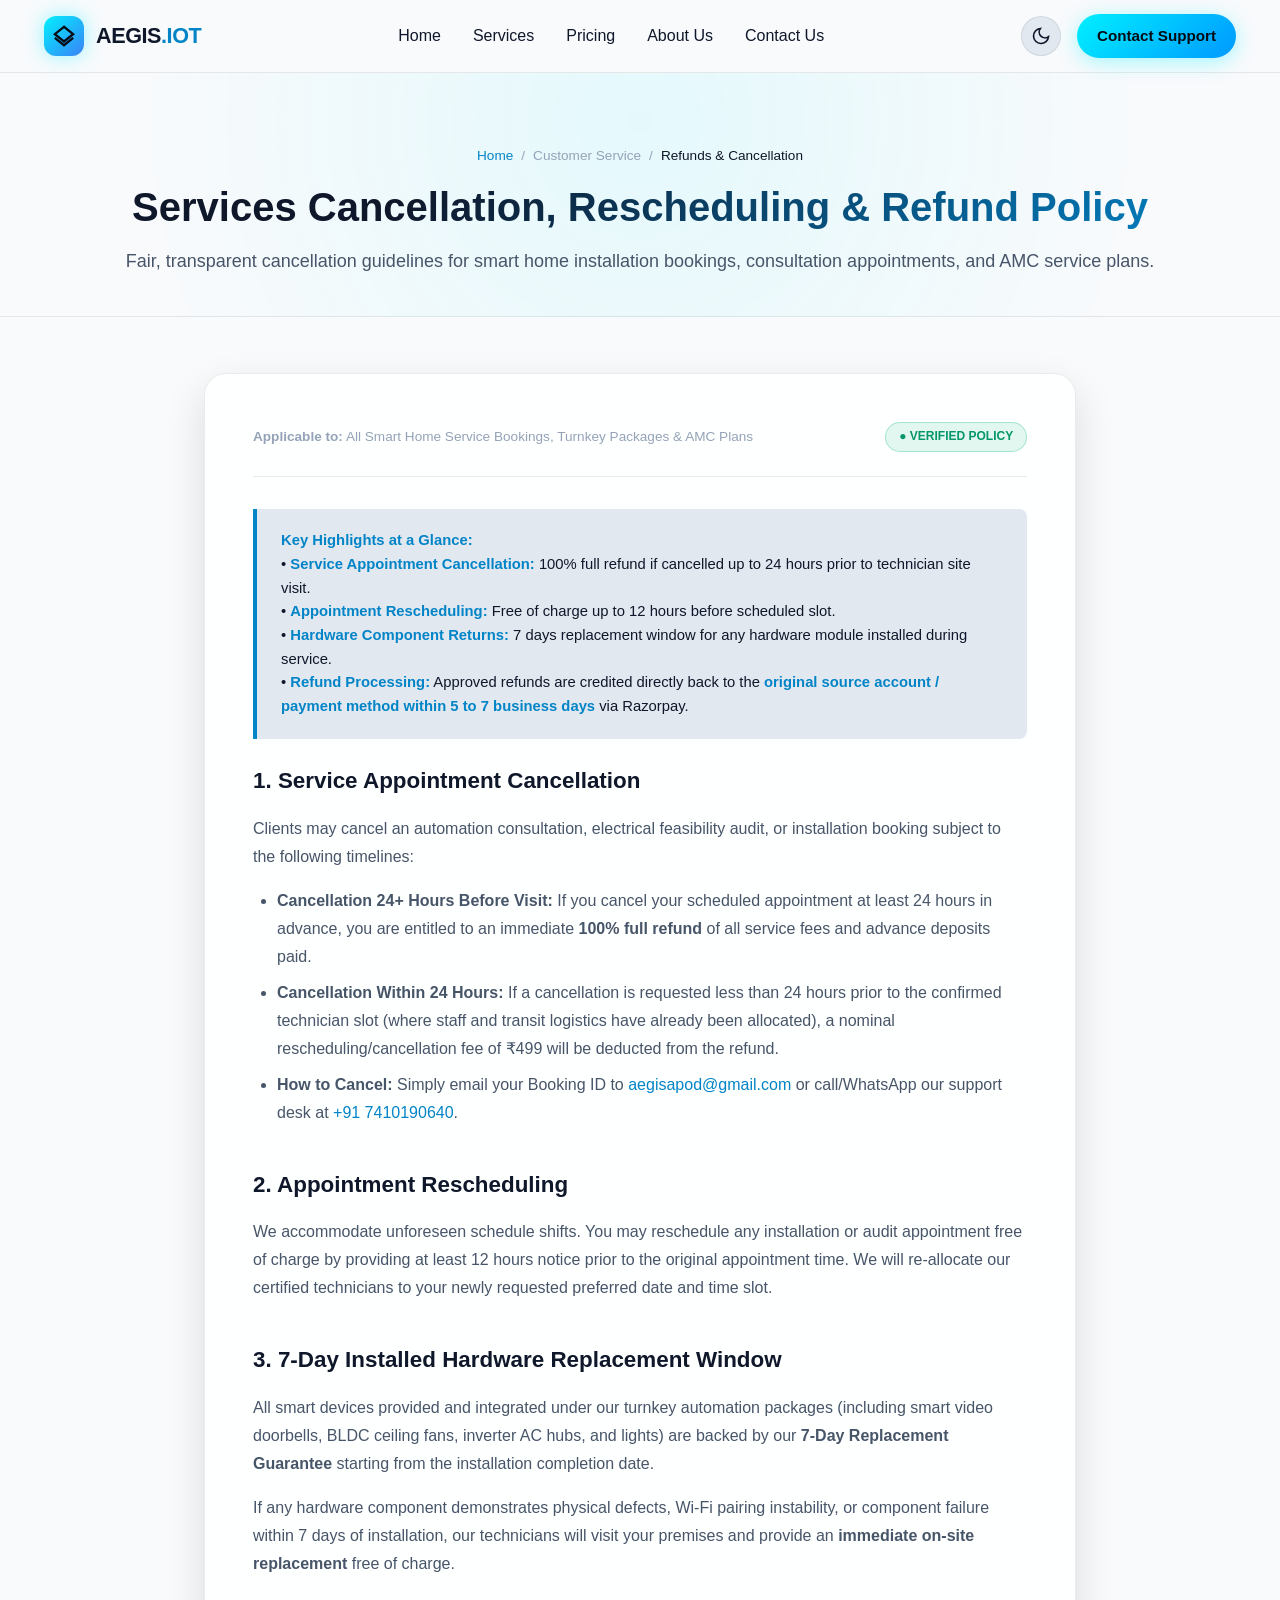
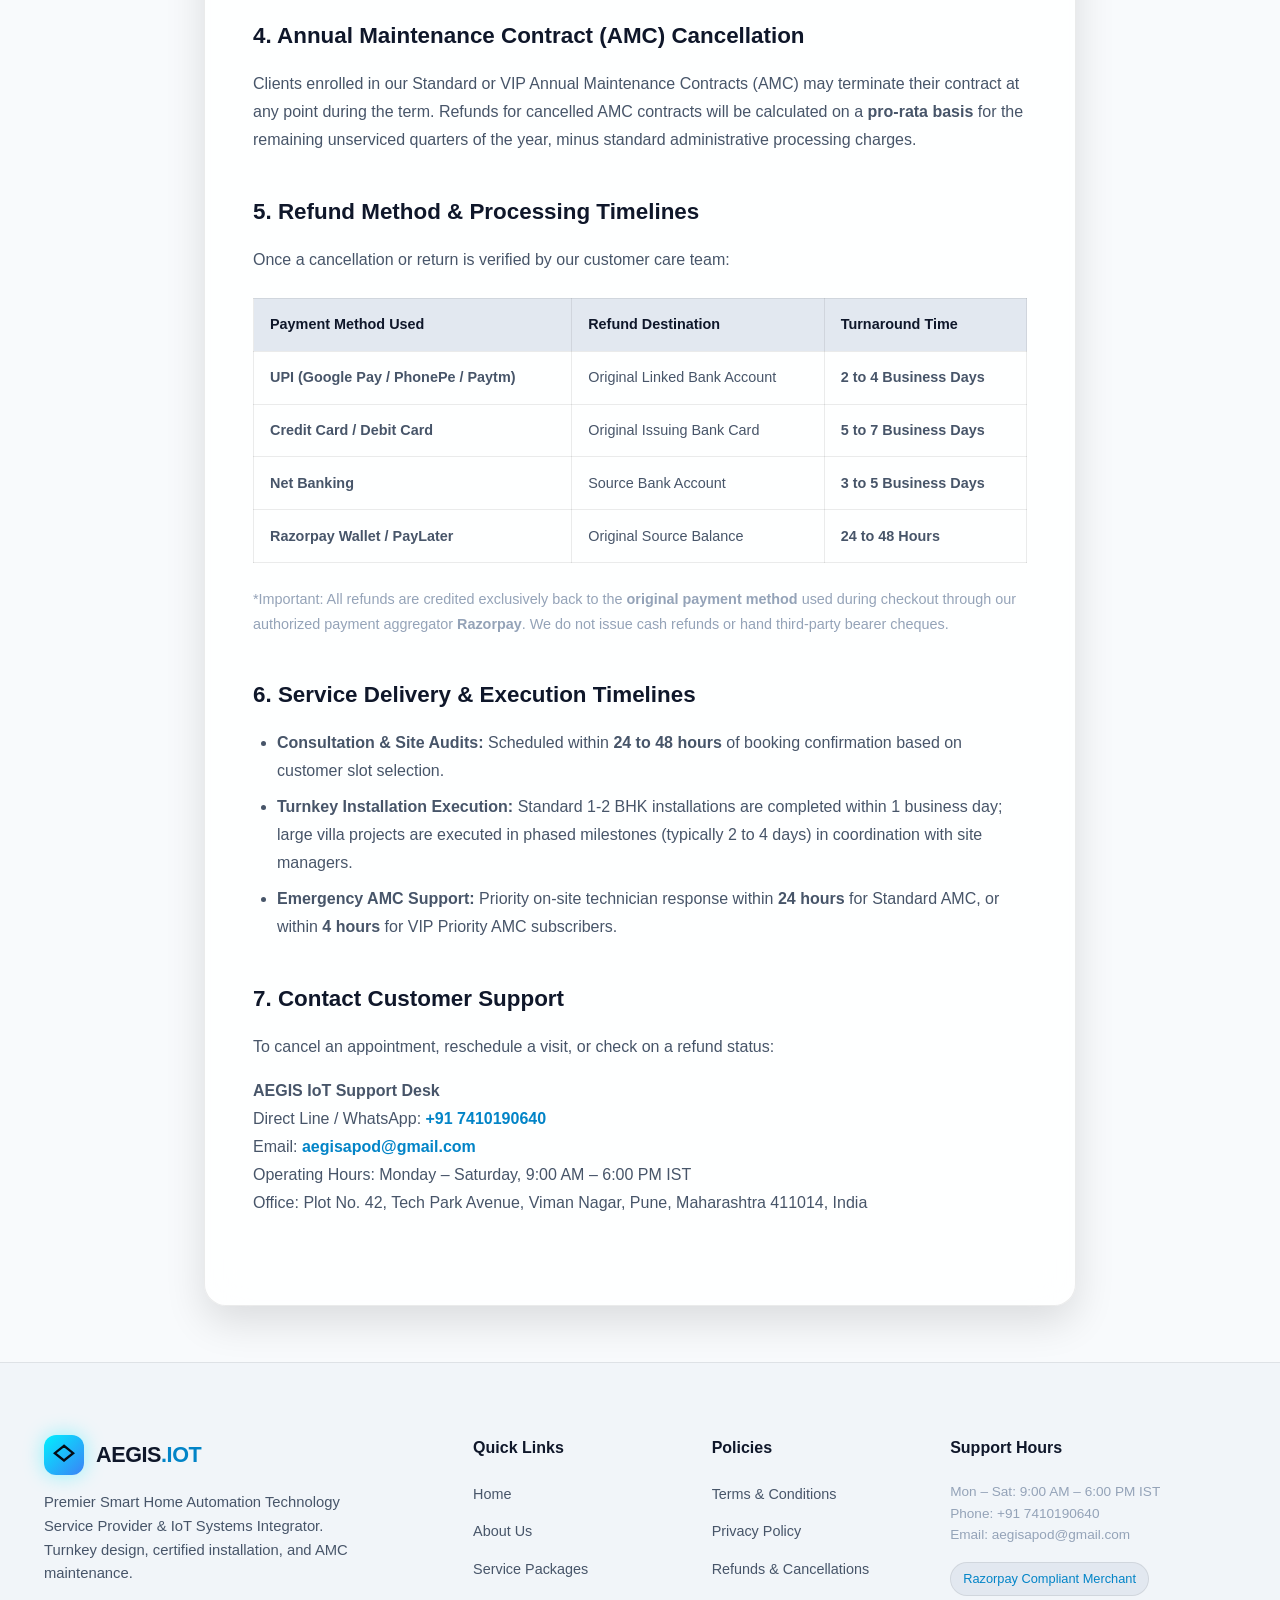
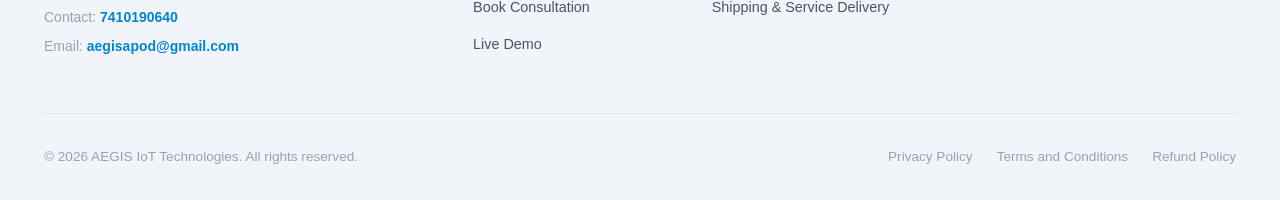
<file: refund-policy.html>
<!DOCTYPE html>
<html lang="en" data-theme="dark">
<head>
  <meta charset="UTF-8">
  <meta name="viewport" content="width=device-width, initial-scale=1.0">
  <title>Services Cancellation, Rescheduling & Refund Policy | AEGIS</title>
  <meta name="description" content="AEGIS IoT Services Cancellation, Rescheduling, Hardware Return, and Refund Policy. Learn about our 24-hour service cancellation, 7-day hardware return, and 5-7 day refund turnaround.">
  <link rel="stylesheet" href="css/style.css">
  <link rel="icon" type="image/svg+xml" href="data:image/svg+xml,<svg xmlns='http://www.w3.org/2000/svg' viewBox='0 0 24 24' fill='%2300f0ff'><path d='M12 2L2 10l10 8 10-8-10-8z'/></svg>">
</head>
<body>

  <!-- Site Navigation -->
  <header class="site-header">
    <div class="container nav-inner">
      <a href="index.html" class="brand-logo" aria-label="AEGIS Home Homepage">
        <div class="brand-icon-box">
          <svg width="22" height="22" viewBox="0 0 24 24" fill="none" stroke="currentColor" stroke-width="2.5">
            <path d="M12 2L2 10l10 8 10-8-10-8z"/>
            <path d="M2 14l10 8 10-8"/>
          </svg>
        </div>
        <span class="brand-text">AEGIS<span>.IOT</span></span>
      </a>

      <nav>
        <ul class="nav-menu" id="nav-menu">
          <li><a href="index.html">Home</a></li>
          <li><a href="index.html#services">Services</a></li>
          <li><a href="pricing.html">Pricing</a></li>
          <li><a href="about.html">About Us</a></li>
          <li><a href="contact.html">Contact Us</a></li>
        </ul>
      </nav>

      <div class="nav-actions">
        <button id="theme-toggle-btn" class="theme-toggle-btn" aria-label="Toggle Theme">
          <span id="theme-icon">
            <svg width="20" height="20" viewBox="0 0 24 24" fill="none" stroke="currentColor" stroke-width="2">
              <circle cx="12" cy="12" r="5"></circle>
              <line x1="12" y1="1" x2="12" y2="3"></line>
              <line x1="12" y1="21" x2="12" y2="23"></line>
            </svg>
          </span>
        </button>
        <a href="contact.html" class="btn-primary" style="padding: 0.6rem 1.25rem;">Contact Support</a>
        <button class="mobile-menu-btn" id="mobile-menu-btn" aria-label="Open Mobile Menu">
          <span></span><span></span><span></span>
        </button>
      </div>
    </div>
  </header>

  <!-- Page Header -->
  <section class="policy-page-header">
    <div class="container">
      <div class="breadcrumb-nav">
        <a href="index.html">Home</a>
        <span>/</span>
        <span>Customer Service</span>
        <span>/</span>
        <span style="color: var(--text-primary);">Refunds & Cancellation</span>
      </div>
      <h1 class="section-title">Services Cancellation, Rescheduling & Refund Policy</h1>
      <p class="section-subtitle">
        Fair, transparent cancellation guidelines for smart home installation bookings, consultation appointments, and AMC service plans.
      </p>
    </div>
  </section>

  <!-- Main Content -->
  <main class="policy-container">
    <div class="policy-card-main">
      <div class="policy-meta-bar">
        <div>
          <strong>Applicable to:</strong> All Smart Home Service Bookings, Turnkey Packages & AMC Plans
        </div>
        <div class="policy-badge">
          <span>● Verified Policy</span>
        </div>
      </div>

      <!-- Quick Highlights Callout -->
      <div class="compliance-callout">
        <strong>Key Highlights at a Glance:</strong><br>
        • <strong>Service Appointment Cancellation:</strong> 100% full refund if cancelled up to 24 hours prior to technician site visit.<br>
        • <strong>Appointment Rescheduling:</strong> Free of charge up to 12 hours before scheduled slot.<br>
        • <strong>Hardware Component Returns:</strong> 7 days replacement window for any hardware module installed during service.<br>
        • <strong>Refund Processing:</strong> Approved refunds are credited directly back to the <strong>original source account / payment method within 5 to 7 business days</strong> via Razorpay.
      </div>

      <!-- Section 1: Service Cancellation -->
      <div class="policy-section-block">
        <h2>1. Service Appointment Cancellation</h2>
        <p>
          Clients may cancel an automation consultation, electrical feasibility audit, or installation booking subject to the following timelines:
        </p>
        <ul>
          <li><strong>Cancellation 24+ Hours Before Visit:</strong> If you cancel your scheduled appointment at least 24 hours in advance, you are entitled to an immediate <strong>100% full refund</strong> of all service fees and advance deposits paid.</li>
          <li><strong>Cancellation Within 24 Hours:</strong> If a cancellation is requested less than 24 hours prior to the confirmed technician slot (where staff and transit logistics have already been allocated), a nominal rescheduling/cancellation fee of ₹499 will be deducted from the refund.</li>
          <li><strong>How to Cancel:</strong> Simply email your Booking ID to <a href="mailto:aegisapod@gmail.com" style="color: var(--accent-cyan);">aegisapod@gmail.com</a> or call/WhatsApp our support desk at <a href="tel:7410190640" style="color: var(--accent-cyan);">+91 7410190640</a>.</li>
        </ul>
      </div>

      <!-- Section 2: Rescheduling Policy -->
      <div class="policy-section-block">
        <h2>2. Appointment Rescheduling</h2>
        <p>
          We accommodate unforeseen schedule shifts. You may reschedule any installation or audit appointment free of charge by providing at least 12 hours notice prior to the original appointment time. We will re-allocate our certified technicians to your newly requested preferred date and time slot.
        </p>
      </div>

      <!-- Section 3: Hardware Returns & Replacements -->
      <div class="policy-section-block">
        <h2>3. 7-Day Installed Hardware Replacement Window</h2>
        <p>
          All smart devices provided and integrated under our turnkey automation packages (including smart video doorbells, BLDC ceiling fans, inverter AC hubs, and lights) are backed by our <strong>7-Day Replacement Guarantee</strong> starting from the installation completion date.
        </p>
        <p>
          If any hardware component demonstrates physical defects, Wi-Fi pairing instability, or component failure within 7 days of installation, our technicians will visit your premises and provide an <strong>immediate on-site replacement</strong> free of charge.
        </p>
      </div>

      <!-- Section 4: AMC Cancellation & Prorated Refunds -->
      <div class="policy-section-block">
        <h2>4. Annual Maintenance Contract (AMC) Cancellation</h2>
        <p>
          Clients enrolled in our Standard or VIP Annual Maintenance Contracts (AMC) may terminate their contract at any point during the term. Refunds for cancelled AMC contracts will be calculated on a <strong>pro-rata basis</strong> for the remaining unserviced quarters of the year, minus standard administrative processing charges.
        </p>
      </div>

      <!-- Section 5: Refund Mode & Turnaround Time -->
      <div class="policy-section-block">
        <h2>5. Refund Method & Processing Timelines</h2>
        <p>
          Once a cancellation or return is verified by our customer care team:
        </p>
        <table class="compliance-table">
          <tr>
            <th>Payment Method Used</th>
            <th>Refund Destination</th>
            <th>Turnaround Time</th>
          </tr>
          <tr>
            <td><strong>UPI (Google Pay / PhonePe / Paytm)</strong></td>
            <td>Original Linked Bank Account</td>
            <td><strong>2 to 4 Business Days</strong></td>
          </tr>
          <tr>
            <td><strong>Credit Card / Debit Card</strong></td>
            <td>Original Issuing Bank Card</td>
            <td><strong>5 to 7 Business Days</strong></td>
          </tr>
          <tr>
            <td><strong>Net Banking</strong></td>
            <td>Source Bank Account</td>
            <td><strong>3 to 5 Business Days</strong></td>
          </tr>
          <tr>
            <td><strong>Razorpay Wallet / PayLater</strong></td>
            <td>Original Source Balance</td>
            <td><strong>24 to 48 Hours</strong></td>
          </tr>
        </table>
        <p style="font-size: 0.9rem; color: var(--text-muted); margin-top: 0.75rem;">
          *Important: All refunds are credited exclusively back to the <strong>original payment method</strong> used during checkout through our authorized payment aggregator <strong>Razorpay</strong>. We do not issue cash refunds or hand third-party bearer cheques.
        </p>
      </div>

      <!-- Section 6: Service Delivery Timelines -->
      <div class="policy-section-block" id="shipping">
        <h2>6. Service Delivery & Execution Timelines</h2>
        <ul>
          <li><strong>Consultation & Site Audits:</strong> Scheduled within <strong>24 to 48 hours</strong> of booking confirmation based on customer slot selection.</li>
          <li><strong>Turnkey Installation Execution:</strong> Standard 1-2 BHK installations are completed within 1 business day; large villa projects are executed in phased milestones (typically 2 to 4 days) in coordination with site managers.</li>
          <li><strong>Emergency AMC Support:</strong> Priority on-site technician response within <strong>24 hours</strong> for Standard AMC, or within <strong>4 hours</strong> for VIP Priority AMC subscribers.</li>
        </ul>
      </div>

      <!-- Section 7: Contact Support Desk -->
      <div class="policy-section-block">
        <h2>7. Contact Customer Support</h2>
        <p>
          To cancel an appointment, reschedule a visit, or check on a refund status:
        </p>
        <p>
          <strong>AEGIS IoT Support Desk</strong><br>
          Direct Line / WhatsApp: <a href="tel:7410190640" style="color: var(--accent-cyan); font-weight: 700;">+91 7410190640</a><br>
          Email: <a href="mailto:aegisapod@gmail.com" style="color: var(--accent-cyan); font-weight: 700;">aegisapod@gmail.com</a><br>
          Operating Hours: Monday – Saturday, 9:00 AM – 6:00 PM IST<br>
          Office: Plot No. 42, Tech Park Avenue, Viman Nagar, Pune, Maharashtra 411014, India
        </p>
      </div>
    </div>
  </main>

  <!-- Footer -->
  <footer class="site-footer">
    <div class="container">
      <div class="footer-grid">
        <div class="footer-brand">
          <div class="brand-logo">
            <div class="brand-icon-box">
              <svg width="22" height="22" viewBox="0 0 24 24" fill="none" stroke="currentColor" stroke-width="2.5">
                <path d="M12 2L2 10l10 8 10-8-10-8z"/>
              </svg>
            </div>
            <span class="brand-text">AEGIS<span>.IOT</span></span>
          </div>
          <p>
            Premier Smart Home Automation Technology Service Provider & IoT Systems Integrator. Turnkey design, certified installation, and AMC maintenance.
          </p>
          <div style="margin-top: 1.25rem; font-size: 0.875rem; display: flex; flex-direction: column; gap: 0.4rem;">
            <div><span style="color: var(--text-muted);">Contact:</span> <a href="tel:7410190640" style="color: var(--accent-cyan); font-weight: 600;">7410190640</a></div>
            <div><span style="color: var(--text-muted);">Email:</span> <a href="mailto:aegisapod@gmail.com" style="color: var(--accent-cyan); font-weight: 600;">aegisapod@gmail.com</a></div>
          </div>
        </div>

        <div>
          <div class="footer-heading">Quick Links</div>
          <ul class="footer-links">
            <li><a href="index.html">Home</a></li>
            <li><a href="about.html">About Us</a></li>
            <li><a href="pricing.html">Service Packages</a></li>
            <li><a href="contact.html">Book Consultation</a></li>
            <li><a href="index.html#simulator">Live Demo</a></li>
          </ul>
        </div>

        <div>
          <div class="footer-heading">Policies</div>
          <ul class="footer-links">
            <li><a href="terms.html">Terms & Conditions</a></li>
            <li><a href="privacy.html">Privacy Policy</a></li>
            <li><a href="refund-policy.html">Refunds & Cancellations</a></li>
            <li><a href="refund-policy.html#shipping">Shipping & Service Delivery</a></li>
          </ul>
        </div>

        <div>
          <div class="footer-heading">Support Hours</div>
          <p style="font-size: 0.85rem; color: var(--text-muted); line-height: 1.6; margin-bottom: 1rem;">
            Mon – Sat: 9:00 AM – 6:00 PM IST<br>
            Phone: +91 7410190640<br>
            Email: aegisapod@gmail.com
          </p>
          <div class="gh-deploy-badge">
            <span>Razorpay Compliant Merchant</span>
          </div>
        </div>
      </div>

      <div class="footer-bottom">
        <div>© 2026 AEGIS IoT Technologies. All rights reserved.</div>
        <div style="display: flex; gap: 1.5rem;">
          <a href="privacy.html">Privacy Policy</a>
          <a href="terms.html">Terms and Conditions</a>
          <a href="refund-policy.html">Refund Policy</a>
        </div>
      </div>
    </div>
  </footer>

  <script src="js/app.js"></script>
</body>
</html>
</file>
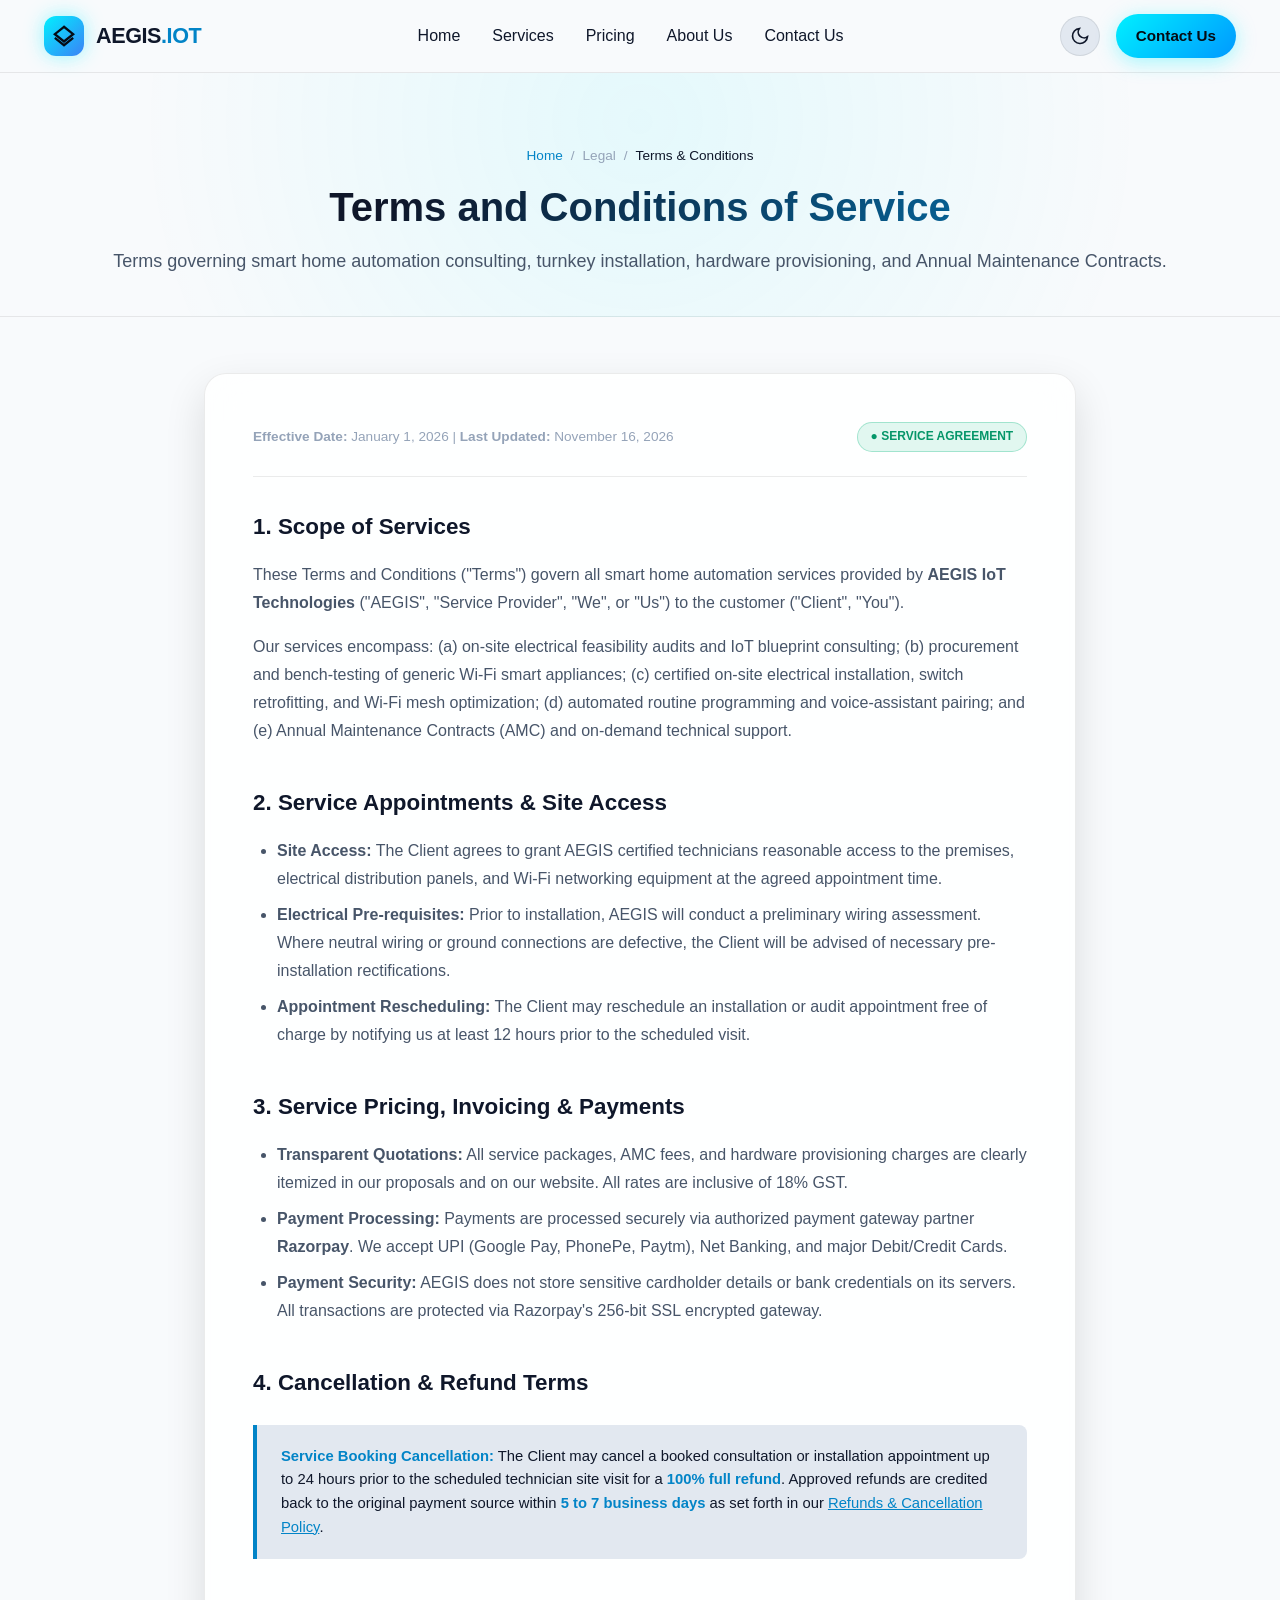
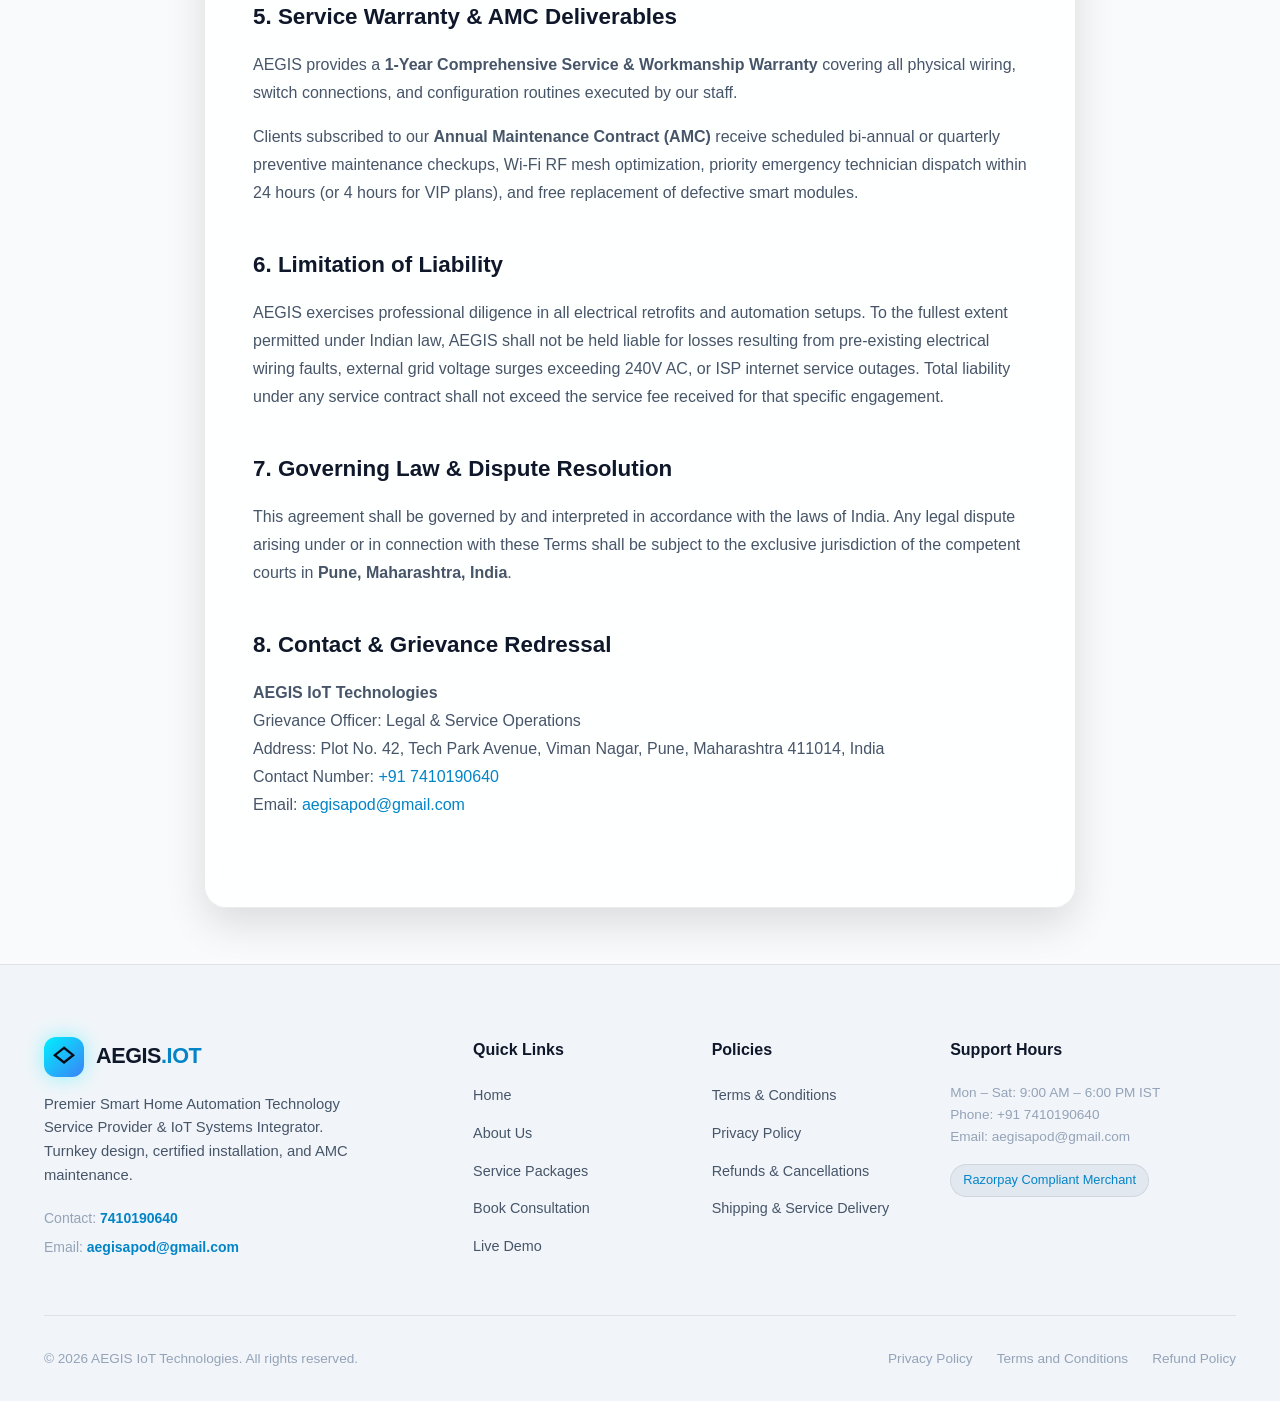
<file: terms.html>
<!DOCTYPE html>
<html lang="en" data-theme="dark">
<head>
  <meta charset="UTF-8">
  <meta name="viewport" content="width=device-width, initial-scale=1.0">
  <title>Terms and Conditions | AEGIS Smart Home Automation Services</title>
  <meta name="description" content="Terms and conditions governing the booking, provision, installation, and AMC of AEGIS smart home automation services.">
  <link rel="stylesheet" href="css/style.css">
  <link rel="icon" type="image/svg+xml" href="data:image/svg+xml,<svg xmlns='http://www.w3.org/2000/svg' viewBox='0 0 24 24' fill='%2300f0ff'><path d='M12 2L2 10l10 8 10-8-10-8z'/></svg>">
</head>
<body>

  <!-- Site Navigation -->
  <header class="site-header">
    <div class="container nav-inner">
      <a href="index.html" class="brand-logo" aria-label="AEGIS Home Homepage">
        <div class="brand-icon-box">
          <svg width="22" height="22" viewBox="0 0 24 24" fill="none" stroke="currentColor" stroke-width="2.5">
            <path d="M12 2L2 10l10 8 10-8-10-8z"/>
            <path d="M2 14l10 8 10-8"/>
          </svg>
        </div>
        <span class="brand-text">AEGIS<span>.IOT</span></span>
      </a>

      <nav>
        <ul class="nav-menu" id="nav-menu">
          <li><a href="index.html">Home</a></li>
          <li><a href="index.html#services">Services</a></li>
          <li><a href="pricing.html">Pricing</a></li>
          <li><a href="about.html">About Us</a></li>
          <li><a href="contact.html">Contact Us</a></li>
        </ul>
      </nav>

      <div class="nav-actions">
        <button id="theme-toggle-btn" class="theme-toggle-btn" aria-label="Toggle Theme">
          <span id="theme-icon">
            <svg width="20" height="20" viewBox="0 0 24 24" fill="none" stroke="currentColor" stroke-width="2">
              <circle cx="12" cy="12" r="5"></circle>
              <line x1="12" y1="1" x2="12" y2="3"></line>
              <line x1="12" y1="21" x2="12" y2="23"></line>
            </svg>
          </span>
        </button>
        <a href="contact.html" class="btn-primary" style="padding: 0.6rem 1.25rem;">Contact Us</a>
        <button class="mobile-menu-btn" id="mobile-menu-btn" aria-label="Open Mobile Menu">
          <span></span><span></span><span></span>
        </button>
      </div>
    </div>
  </header>

  <!-- Page Header -->
  <section class="policy-page-header">
    <div class="container">
      <div class="breadcrumb-nav">
        <a href="index.html">Home</a>
        <span>/</span>
        <span>Legal</span>
        <span>/</span>
        <span style="color: var(--text-primary);">Terms & Conditions</span>
      </div>
      <h1 class="section-title">Terms and Conditions of Service</h1>
      <p class="section-subtitle">
        Terms governing smart home automation consulting, turnkey installation, hardware provisioning, and Annual Maintenance Contracts.
      </p>
    </div>
  </section>

  <!-- Main Content -->
  <main class="policy-container">
    <div class="policy-card-main">
      <div class="policy-meta-bar">
        <div>
          <strong>Effective Date:</strong> January 1, 2026 | <strong>Last Updated:</strong> November 16, 2026
        </div>
        <div class="policy-badge">
          <span>● Service Agreement</span>
        </div>
      </div>

      <div class="policy-section-block">
        <h2>1. Scope of Services</h2>
        <p>
          These Terms and Conditions ("Terms") govern all smart home automation services provided by <strong>AEGIS IoT Technologies</strong> ("AEGIS", "Service Provider", "We", or "Us") to the customer ("Client", "You").
        </p>
        <p>
          Our services encompass: (a) on-site electrical feasibility audits and IoT blueprint consulting; (b) procurement and bench-testing of generic Wi-Fi smart appliances; (c) certified on-site electrical installation, switch retrofitting, and Wi-Fi mesh optimization; (d) automated routine programming and voice-assistant pairing; and (e) Annual Maintenance Contracts (AMC) and on-demand technical support.
        </p>
      </div>

      <div class="policy-section-block">
        <h2>2. Service Appointments & Site Access</h2>
        <ul>
          <li><strong>Site Access:</strong> The Client agrees to grant AEGIS certified technicians reasonable access to the premises, electrical distribution panels, and Wi-Fi networking equipment at the agreed appointment time.</li>
          <li><strong>Electrical Pre-requisites:</strong> Prior to installation, AEGIS will conduct a preliminary wiring assessment. Where neutral wiring or ground connections are defective, the Client will be advised of necessary pre-installation rectifications.</li>
          <li><strong>Appointment Rescheduling:</strong> The Client may reschedule an installation or audit appointment free of charge by notifying us at least 12 hours prior to the scheduled visit.</li>
        </ul>
      </div>

      <div class="policy-section-block">
        <h2>3. Service Pricing, Invoicing & Payments</h2>
        <ul>
          <li><strong>Transparent Quotations:</strong> All service packages, AMC fees, and hardware provisioning charges are clearly itemized in our proposals and on our website. All rates are inclusive of 18% GST.</li>
          <li><strong>Payment Processing:</strong> Payments are processed securely via authorized payment gateway partner <strong>Razorpay</strong>. We accept UPI (Google Pay, PhonePe, Paytm), Net Banking, and major Debit/Credit Cards.</li>
          <li><strong>Payment Security:</strong> AEGIS does not store sensitive cardholder details or bank credentials on its servers. All transactions are protected via Razorpay's 256-bit SSL encrypted gateway.</li>
        </ul>
      </div>

      <div class="policy-section-block">
        <h2>4. Cancellation & Refund Terms</h2>
        <div class="compliance-callout">
          <strong>Service Booking Cancellation:</strong> The Client may cancel a booked consultation or installation appointment up to 24 hours prior to the scheduled technician site visit for a <strong>100% full refund</strong>. Approved refunds are credited back to the original payment source within <strong>5 to 7 business days</strong> as set forth in our <a href="refund-policy.html" style="color: var(--accent-cyan); text-decoration: underline;">Refunds & Cancellation Policy</a>.
        </div>
      </div>

      <div class="policy-section-block">
        <h2>5. Service Warranty & AMC Deliverables</h2>
        <p>
          AEGIS provides a <strong>1-Year Comprehensive Service & Workmanship Warranty</strong> covering all physical wiring, switch connections, and configuration routines executed by our staff.
        </p>
        <p>
          Clients subscribed to our <strong>Annual Maintenance Contract (AMC)</strong> receive scheduled bi-annual or quarterly preventive maintenance checkups, Wi-Fi RF mesh optimization, priority emergency technician dispatch within 24 hours (or 4 hours for VIP plans), and free replacement of defective smart modules.
        </p>
      </div>

      <div class="policy-section-block">
        <h2>6. Limitation of Liability</h2>
        <p>
          AEGIS exercises professional diligence in all electrical retrofits and automation setups. To the fullest extent permitted under Indian law, AEGIS shall not be held liable for losses resulting from pre-existing electrical wiring faults, external grid voltage surges exceeding 240V AC, or ISP internet service outages. Total liability under any service contract shall not exceed the service fee received for that specific engagement.
        </p>
      </div>

      <div class="policy-section-block">
        <h2>7. Governing Law & Dispute Resolution</h2>
        <p>
          This agreement shall be governed by and interpreted in accordance with the laws of India. Any legal dispute arising under or in connection with these Terms shall be subject to the exclusive jurisdiction of the competent courts in <strong>Pune, Maharashtra, India</strong>.
        </p>
      </div>

      <div class="policy-section-block">
        <h2>8. Contact & Grievance Redressal</h2>
        <p>
          <strong>AEGIS IoT Technologies</strong><br>
          Grievance Officer: Legal & Service Operations<br>
          Address: Plot No. 42, Tech Park Avenue, Viman Nagar, Pune, Maharashtra 411014, India<br>
          Contact Number: <a href="tel:7410190640" style="color: var(--accent-cyan);">+91 7410190640</a><br>
          Email: <a href="mailto:aegisapod@gmail.com" style="color: var(--accent-cyan);">aegisapod@gmail.com</a>
        </p>
      </div>
    </div>
  </main>

  <!-- Footer -->
  <footer class="site-footer">
    <div class="container">
      <div class="footer-grid">
        <div class="footer-brand">
          <div class="brand-logo">
            <div class="brand-icon-box">
              <svg width="22" height="22" viewBox="0 0 24 24" fill="none" stroke="currentColor" stroke-width="2.5">
                <path d="M12 2L2 10l10 8 10-8-10-8z"/>
              </svg>
            </div>
            <span class="brand-text">AEGIS<span>.IOT</span></span>
          </div>
          <p>
            Premier Smart Home Automation Technology Service Provider & IoT Systems Integrator. Turnkey design, certified installation, and AMC maintenance.
          </p>
          <div style="margin-top: 1.25rem; font-size: 0.875rem; display: flex; flex-direction: column; gap: 0.4rem;">
            <div><span style="color: var(--text-muted);">Contact:</span> <a href="tel:7410190640" style="color: var(--accent-cyan); font-weight: 600;">7410190640</a></div>
            <div><span style="color: var(--text-muted);">Email:</span> <a href="mailto:aegisapod@gmail.com" style="color: var(--accent-cyan); font-weight: 600;">aegisapod@gmail.com</a></div>
          </div>
        </div>

        <div>
          <div class="footer-heading">Quick Links</div>
          <ul class="footer-links">
            <li><a href="index.html">Home</a></li>
            <li><a href="about.html">About Us</a></li>
            <li><a href="pricing.html">Service Packages</a></li>
            <li><a href="contact.html">Book Consultation</a></li>
            <li><a href="index.html#simulator">Live Demo</a></li>
          </ul>
        </div>

        <div>
          <div class="footer-heading">Policies</div>
          <ul class="footer-links">
            <li><a href="terms.html">Terms & Conditions</a></li>
            <li><a href="privacy.html">Privacy Policy</a></li>
            <li><a href="refund-policy.html">Refunds & Cancellations</a></li>
            <li><a href="refund-policy.html#shipping">Shipping & Service Delivery</a></li>
          </ul>
        </div>

        <div>
          <div class="footer-heading">Support Hours</div>
          <p style="font-size: 0.85rem; color: var(--text-muted); line-height: 1.6; margin-bottom: 1rem;">
            Mon – Sat: 9:00 AM – 6:00 PM IST<br>
            Phone: +91 7410190640<br>
            Email: aegisapod@gmail.com
          </p>
          <div class="gh-deploy-badge">
            <span>Razorpay Compliant Merchant</span>
          </div>
        </div>
      </div>

      <div class="footer-bottom">
        <div>© 2026 AEGIS IoT Technologies. All rights reserved.</div>
        <div style="display: flex; gap: 1.5rem;">
          <a href="privacy.html">Privacy Policy</a>
          <a href="terms.html">Terms and Conditions</a>
          <a href="refund-policy.html">Refund Policy</a>
        </div>
      </div>
    </div>
  </footer>

  <script src="js/app.js"></script>
</body>
</html>
</file>
<file: css/style.css>
/* ==========================================================================
   AEGIS SMART HOME - MODERN STYLESHEET
   Responsive, Themeable, Glassmorphic UI with Interactive Controls
   ========================================================================== */

:root {
  /* Color Palette - Dark Theme (Default) */
  --bg-primary: #0a0d14;
  --bg-secondary: #101623;
  --bg-tertiary: #182032;
  --card-bg: rgba(22, 30, 48, 0.7);
  --card-border: rgba(255, 255, 255, 0.08);
  --card-hover-border: rgba(0, 240, 255, 0.35);

  --text-primary: #f8fafc;
  --text-secondary: #94a3b8;
  --text-muted: #64748b;

  --accent-cyan: #00f0ff;
  --accent-cyan-glow: rgba(0, 240, 255, 0.25);
  --accent-blue: #3b82f6;
  --accent-emerald: #10b981;
  --accent-emerald-glow: rgba(16, 185, 129, 0.25);
  --accent-amber: #f59e0b;
  --accent-purple: #8b5cf6;
  --accent-rose: #f43f5e;

  --nav-bg: rgba(10, 13, 20, 0.85);
  --nav-border: rgba(255, 255, 255, 0.08);

  --font-main: -apple-system, BlinkMacSystemFont, "Segoe UI", Roboto, Helvetica, Arial, sans-serif;
  --font-mono: ui-monospace, SFMono-Regular, Menlo, Monaco, Consolas, monospace;

  --radius-sm: 8px;
  --radius-md: 14px;
  --radius-lg: 22px;
  --radius-full: 9999px;

  --shadow-sm: 0 2px 8px rgba(0, 0, 0, 0.2);
  --shadow-md: 0 8px 24px rgba(0, 0, 0, 0.3);
  --shadow-lg: 0 16px 40px rgba(0, 0, 0, 0.45);
  --shadow-glow: 0 0 35px var(--accent-cyan-glow);

  --transition-fast: 0.15s ease;
  --transition-base: 0.25s cubic-bezier(0.4, 0, 0.2, 1);
  --transition-slow: 0.4s cubic-bezier(0.16, 1, 0.3, 1);
}

/* Light Theme Variables */
[data-theme="light"] {
  --bg-primary: #f8fafc;
  --bg-secondary: #f1f5f9;
  --bg-tertiary: #e2e8f0;
  --card-bg: rgba(255, 255, 255, 0.85);
  --card-border: rgba(0, 0, 0, 0.08);
  --card-hover-border: rgba(14, 165, 233, 0.5);

  --text-primary: #0f172a;
  --text-secondary: #475569;
  --text-muted: #94a3b8;

  --accent-cyan: #0284c7;
  --accent-cyan-glow: rgba(2, 132, 199, 0.2);
  --accent-blue: #2563eb;
  --accent-emerald: #059669;
  --accent-emerald-glow: rgba(5, 150, 105, 0.2);

  --nav-bg: rgba(248, 250, 252, 0.9);
  --nav-border: rgba(0, 0, 0, 0.08);

  --shadow-sm: 0 2px 8px rgba(0, 0, 0, 0.04);
  --shadow-md: 0 8px 24px rgba(0, 0, 0, 0.08);
  --shadow-lg: 0 16px 40px rgba(0, 0, 0, 0.12);
}

/* Base Reset */
*, *::before, *::after {
  box-sizing: border-box;
  margin: 0;
  padding: 0;
}

html {
  scroll-behavior: smooth;
  font-size: 16px;
}

body {
  font-family: var(--font-main);
  background-color: var(--bg-primary);
  color: var(--text-primary);
  line-height: 1.6;
  overflow-x: hidden;
  transition: background-color var(--transition-base), color var(--transition-base);
  min-height: 100vh;
}

a {
  color: inherit;
  text-decoration: none;
}

button, input, select, textarea {
  font: inherit;
  color: inherit;
}

button {
  cursor: pointer;
  border: none;
  background: none;
}

img, svg {
  display: block;
  max-width: 100%;
}

/* Layout Utilities */
.container {
  width: 100%;
  max-width: 1240px;
  margin-left: auto;
  margin-right: auto;
  padding-left: 1.5rem;
  padding-right: 1.5rem;
}

.section {
  padding: 6rem 0;
  position: relative;
}

.section-title-wrap {
  text-align: center;
  max-width: 720px;
  margin: 0 auto 3.5rem auto;
}

.badge-tag {
  display: inline-flex;
  align-items: center;
  gap: 0.5rem;
  padding: 0.35rem 0.9rem;
  background: rgba(0, 240, 255, 0.1);
  color: var(--accent-cyan);
  border: 1px solid rgba(0, 240, 255, 0.3);
  border-radius: var(--radius-full);
  font-size: 0.8rem;
  font-weight: 600;
  letter-spacing: 0.05em;
  text-transform: uppercase;
  margin-bottom: 1rem;
}

.section-title {
  font-size: 2.5rem;
  font-weight: 800;
  line-height: 1.2;
  margin-bottom: 1rem;
  background: linear-gradient(135deg, var(--text-primary) 30%, var(--accent-cyan) 100%);
  -webkit-background-clip: text;
  -webkit-text-fill-color: transparent;
}

.section-subtitle {
  font-size: 1.125rem;
  color: var(--text-secondary);
}

/* Header & Nav */
.site-header {
  position: sticky;
  top: 0;
  z-index: 100;
  background: var(--nav-bg);
  backdrop-filter: blur(16px);
  -webkit-backdrop-filter: blur(16px);
  border-bottom: 1px solid var(--nav-border);
  transition: all var(--transition-base);
}

.nav-inner {
  display: flex;
  align-items: center;
  justify-content: space-between;
  height: 4.5rem;
}

.brand-logo {
  display: flex;
  align-items: center;
  gap: 0.75rem;
  font-size: 1.35rem;
  font-weight: 800;
  letter-spacing: -0.02em;
}

.brand-icon-box {
  width: 40px;
  height: 40px;
  border-radius: 12px;
  background: linear-gradient(135deg, #00f0ff 0%, #3b82f6 100%);
  display: flex;
  align-items: center;
  justify-content: center;
  color: #050b14;
  box-shadow: 0 0 20px rgba(0, 240, 255, 0.4);
}

.brand-text span {
  color: var(--accent-cyan);
}

.nav-menu {
  display: flex;
  align-items: center;
  gap: 2rem;
  list-style: none;
}

.nav-link {
  font-size: 0.95rem;
  font-weight: 500;
  color: var(--text-secondary);
  transition: color var(--transition-fast);
}

.nav-link:hover, .nav-link.active {
  color: var(--accent-cyan);
}

.nav-actions {
  display: flex;
  align-items: center;
  gap: 1rem;
}

.theme-toggle-btn {
  width: 40px;
  height: 40px;
  border-radius: var(--radius-full);
  background: var(--bg-tertiary);
  color: var(--text-primary);
  display: flex;
  align-items: center;
  justify-content: center;
  transition: all var(--transition-fast);
  border: 1px solid var(--card-border);
}

.theme-toggle-btn:hover {
  border-color: var(--accent-cyan);
  color: var(--accent-cyan);
}

.btn-primary {
  display: inline-flex;
  align-items: center;
  justify-content: center;
  gap: 0.5rem;
  padding: 0.75rem 1.6rem;
  background: linear-gradient(135deg, #00f0ff 0%, #0099ff 100%);
  color: #050b14;
  font-weight: 700;
  font-size: 0.95rem;
  border-radius: var(--radius-full);
  box-shadow: 0 4px 20px rgba(0, 240, 255, 0.35);
  transition: all var(--transition-base);
}

.btn-primary:hover {
  transform: translateY(-2px);
  box-shadow: 0 8px 28px rgba(0, 240, 255, 0.55);
}

.btn-secondary {
  display: inline-flex;
  align-items: center;
  justify-content: center;
  gap: 0.5rem;
  padding: 0.75rem 1.6rem;
  background: var(--bg-tertiary);
  color: var(--text-primary);
  font-weight: 600;
  font-size: 0.95rem;
  border-radius: var(--radius-full);
  border: 1px solid var(--card-border);
  transition: all var(--transition-base);
}

.btn-secondary:hover {
  border-color: var(--accent-cyan);
  background: rgba(0, 240, 255, 0.08);
  transform: translateY(-2px);
}

.mobile-menu-btn {
  display: none;
  flex-direction: column;
  gap: 5px;
  width: 32px;
  height: 32px;
  justify-content: center;
}

.mobile-menu-btn span {
  display: block;
  width: 100%;
  height: 2px;
  background: var(--text-primary);
  border-radius: 2px;
  transition: all var(--transition-fast);
}

/* Hero Section */
.hero-section {
  padding: 5rem 0 6rem 0;
  position: relative;
  overflow: hidden;
}

.hero-glow-blob {
  position: absolute;
  width: 600px;
  height: 600px;
  border-radius: 50%;
  background: radial-gradient(circle, rgba(0, 240, 255, 0.15) 0%, rgba(59, 130, 246, 0.05) 50%, transparent 70%);
  top: -100px;
  right: -100px;
  pointer-events: none;
  filter: blur(40px);
  z-index: 0;
}

.hero-grid {
  display: grid;
  grid-template-columns: 1.1fr 0.9fr;
  gap: 3.5rem;
  align-items: center;
  position: relative;
  z-index: 1;
}

.hero-content h1 {
  font-size: 3.4rem;
  font-weight: 850;
  line-height: 1.15;
  letter-spacing: -0.03em;
  margin-bottom: 1.5rem;
}

.hero-content h1 span.gradient-text {
  background: linear-gradient(135deg, #00f0ff 20%, #3b82f6 80%);
  -webkit-background-clip: text;
  -webkit-text-fill-color: transparent;
}

.hero-description {
  font-size: 1.2rem;
  color: var(--text-secondary);
  line-height: 1.7;
  margin-bottom: 2rem;
  max-width: 580px;
}

.hero-cta-group {
  display: flex;
  flex-wrap: wrap;
  gap: 1rem;
  margin-bottom: 2.5rem;
}

.hero-highlights {
  display: flex;
  flex-wrap: wrap;
  gap: 1.75rem;
  border-top: 1px solid var(--card-border);
  padding-top: 1.75rem;
}

.highlight-item {
  display: flex;
  align-items: center;
  gap: 0.6rem;
  font-size: 0.9rem;
  color: var(--text-secondary);
  font-weight: 500;
}

.highlight-item svg {
  color: var(--accent-cyan);
}

/* Hero Mini Hub Card */
.hero-hub-card {
  background: var(--card-bg);
  backdrop-filter: blur(20px);
  -webkit-backdrop-filter: blur(20px);
  border: 1px solid var(--card-border);
  border-radius: var(--radius-lg);
  padding: 2rem;
  box-shadow: var(--shadow-lg), 0 0 40px rgba(0, 240, 255, 0.1);
  position: relative;
}

.hub-card-header {
  display: flex;
  align-items: center;
  justify-content: space-between;
  margin-bottom: 1.5rem;
  padding-bottom: 1rem;
  border-bottom: 1px solid var(--card-border);
}

.hub-status {
  display: flex;
  align-items: center;
  gap: 0.5rem;
  font-size: 0.85rem;
  font-weight: 600;
  color: var(--accent-emerald);
}

.status-dot {
  width: 8px;
  height: 8px;
  border-radius: 50%;
  background: var(--accent-emerald);
  box-shadow: 0 0 10px var(--accent-emerald);
  animation: pulse-dot 2s infinite ease-in-out;
}

@keyframes pulse-dot {
  0%, 100% { opacity: 1; transform: scale(1); }
  50% { opacity: 0.4; transform: scale(0.85); }
}

.hero-hub-grid {
  display: grid;
  grid-template-columns: repeat(2, 1fr);
  gap: 1rem;
}

.quick-control-widget {
  background: var(--bg-tertiary);
  border: 1px solid var(--card-border);
  border-radius: var(--radius-md);
  padding: 1.1rem;
  transition: all var(--transition-base);
}

.quick-control-widget:hover {
  border-color: var(--card-hover-border);
  transform: translateY(-2px);
}

.qcw-header {
  display: flex;
  align-items: center;
  justify-content: space-between;
  margin-bottom: 0.75rem;
}

.qcw-icon {
  width: 32px;
  height: 32px;
  border-radius: 8px;
  background: rgba(0, 240, 255, 0.12);
  color: var(--accent-cyan);
  display: flex;
  align-items: center;
  justify-content: center;
}

.toggle-switch {
  position: relative;
  display: inline-block;
  width: 44px;
  height: 24px;
}

.toggle-switch input {
  opacity: 0;
  width: 0;
  height: 0;
}

.toggle-slider {
  position: absolute;
  cursor: pointer;
  top: 0;
  left: 0;
  right: 0;
  bottom: 0;
  background-color: rgba(255, 255, 255, 0.15);
  transition: var(--transition-fast);
  border-radius: 24px;
}

.toggle-slider:before {
  position: absolute;
  content: "";
  height: 18px;
  width: 18px;
  left: 3px;
  bottom: 3px;
  background-color: white;
  transition: var(--transition-fast);
  border-radius: 50%;
}

.toggle-switch input:checked + .toggle-slider {
  background-color: var(--accent-cyan);
}

.toggle-switch input:checked + .toggle-slider:before {
  transform: translateX(20px);
  background-color: #050b14;
}

.qcw-title {
  font-size: 0.85rem;
  font-weight: 600;
  color: var(--text-secondary);
}

.qcw-value {
  font-size: 1.1rem;
  font-weight: 700;
  color: var(--text-primary);
  margin-top: 0.2rem;
}

/* Trust Bar / Logos */
.trust-bar {
  padding: 2rem 0;
  border-top: 1px solid var(--card-border);
  border-bottom: 1px solid var(--card-border);
  background: var(--bg-secondary);
}

.trust-flex {
  display: flex;
  align-items: center;
  justify-content: space-around;
  flex-wrap: wrap;
  gap: 2rem;
  opacity: 0.8;
}

.trust-item {
  display: flex;
  align-items: center;
  gap: 0.6rem;
  font-size: 0.95rem;
  font-weight: 600;
  color: var(--text-secondary);
}

.trust-item svg {
  width: 24px;
  height: 24px;
  color: var(--accent-cyan);
}

/* ==========================================================================
   INTERACTIVE SMART HOME SIMULATOR ("LIVING ROOM EXPERIENCE")
   ========================================================================== */
.simulator-section {
  background: radial-gradient(circle at 50% 20%, rgba(0, 240, 255, 0.06), transparent 70%),
              var(--bg-primary);
}

.sim-room-container {
  background: var(--card-bg);
  backdrop-filter: blur(24px);
  -webkit-backdrop-filter: blur(24px);
  border: 1px solid var(--card-border);
  border-radius: var(--radius-lg);
  padding: 2.5rem;
  box-shadow: var(--shadow-lg);
  position: relative;
  overflow: hidden;
  transition: box-shadow var(--transition-base);
}

.sim-room-backdrop {
  position: absolute;
  inset: 0;
  background: radial-gradient(circle at 80% 30%, var(--sim-light-glow, rgba(0, 240, 255, 0.15)) 0%, transparent 70%);
  pointer-events: none;
  opacity: var(--sim-light-opacity, 0.6);
  transition: background 0.5s ease, opacity 0.4s ease;
  z-index: 0;
}

.sim-header {
  display: flex;
  align-items: center;
  justify-content: space-between;
  margin-bottom: 2rem;
  position: relative;
  z-index: 1;
}

.sim-live-badge {
  display: inline-flex;
  align-items: center;
  gap: 0.5rem;
  font-size: 0.85rem;
  font-weight: 700;
  color: var(--accent-cyan);
  padding: 0.4rem 0.9rem;
  border-radius: var(--radius-full);
  background: rgba(0, 240, 255, 0.1);
  border: 1px solid rgba(0, 240, 255, 0.3);
}

.sim-device-grid {
  display: grid;
  grid-template-columns: repeat(4, 1fr);
  gap: 1.5rem;
  position: relative;
  z-index: 1;
}

.sim-card {
  background: var(--bg-tertiary);
  border: 1px solid var(--card-border);
  border-radius: var(--radius-md);
  padding: 1.5rem;
  display: flex;
  flex-direction: column;
  transition: all var(--transition-base);
}

.sim-card:hover {
  border-color: var(--card-hover-border);
  box-shadow: var(--shadow-md);
}

.sim-card-top {
  display: flex;
  align-items: center;
  justify-content: space-between;
  margin-bottom: 1.25rem;
}

.sim-icon-circle {
  width: 44px;
  height: 44px;
  border-radius: 12px;
  background: rgba(0, 240, 255, 0.1);
  color: var(--accent-cyan);
  display: flex;
  align-items: center;
  justify-content: center;
}

.sim-device-name {
  font-size: 1.1rem;
  font-weight: 700;
  margin-bottom: 0.2rem;
}

.sim-device-type {
  font-size: 0.8rem;
  color: var(--text-muted);
  text-transform: uppercase;
  letter-spacing: 0.05em;
  font-weight: 600;
}

.sim-device-visual {
  min-height: 120px;
  display: flex;
  align-items: center;
  justify-content: center;
  margin: 1.25rem 0;
  position: relative;
}

/* Fan Animation Visual */
.fan-visual-box {
  width: 90px;
  height: 90px;
  position: relative;
  display: flex;
  align-items: center;
  justify-content: center;
}

.fan-hub {
  width: 24px;
  height: 24px;
  border-radius: 50%;
  background: var(--text-primary);
  z-index: 2;
  box-shadow: 0 0 10px rgba(0, 240, 255, 0.5);
}

.fan-blades {
  position: absolute;
  width: 100%;
  height: 100%;
  top: 0;
  left: 0;
  animation: spin-fan linear infinite;
  animation-duration: var(--fan-speed, 0s);
  animation-play-state: var(--fan-state, paused);
}

@keyframes spin-fan {
  from { transform: rotate(0deg); }
  to { transform: rotate(360deg); }
}

.fan-blade {
  position: absolute;
  top: 50%;
  left: 50%;
  width: 14px;
  height: 38px;
  background: linear-gradient(to top, var(--accent-cyan), rgba(0, 240, 255, 0.3));
  border-radius: 8px 8px 2px 2px;
  transform-origin: 50% 0%;
}

.fan-blade:nth-child(1) { transform: translate(-50%, 0%) rotate(0deg); }
.fan-blade:nth-child(2) { transform: translate(-50%, 0%) rotate(120deg); }
.fan-blade:nth-child(3) { transform: translate(-50%, 0%) rotate(240deg); }

/* AC Visual */
.ac-temp-display {
  display: flex;
  flex-direction: column;
  align-items: center;
  justify-content: center;
}

.ac-temp-value {
  font-size: 2.75rem;
  font-weight: 800;
  letter-spacing: -0.04em;
  color: var(--accent-cyan);
  line-height: 1;
}

.ac-temp-unit {
  font-size: 1.2rem;
  font-weight: 500;
  color: var(--text-secondary);
}

.ac-cooling-animation {
  display: flex;
  gap: 4px;
  margin-top: 0.5rem;
  height: 12px;
  align-items: center;
}

.ac-wave-bar {
  width: 3px;
  height: 100%;
  background: var(--accent-cyan);
  border-radius: 2px;
  animation: wave 1.2s ease-in-out infinite alternate;
}

.ac-wave-bar:nth-child(2) { animation-delay: 0.2s; }
.ac-wave-bar:nth-child(3) { animation-delay: 0.4s; }
.ac-wave-bar:nth-child(4) { animation-delay: 0.6s; }

@keyframes wave {
  0% { height: 4px; opacity: 0.3; }
  100% { height: 16px; opacity: 1; }
}

/* Light Visual */
.light-bulb-glow {
  width: 80px;
  height: 80px;
  border-radius: 50%;
  background: var(--sim-light-color, #00f0ff);
  box-shadow: 0 0 45px var(--sim-light-color, #00f0ff);
  opacity: var(--sim-light-bulb-opacity, 0.9);
  transition: all 0.3s ease;
  display: flex;
  align-items: center;
  justify-content: center;
  color: #050b14;
}

/* Doorbell Visual */
.doorbell-cam-feed {
  width: 100%;
  height: 100px;
  background: #050810;
  border-radius: var(--radius-sm);
  border: 1px solid rgba(255, 255, 255, 0.1);
  position: relative;
  overflow: hidden;
  display: flex;
  align-items: center;
  justify-content: center;
}

.cam-rec-indicator {
  position: absolute;
  top: 8px;
  left: 8px;
  display: flex;
  align-items: center;
  gap: 4px;
  font-size: 0.65rem;
  font-weight: 700;
  color: var(--accent-rose);
}

.rec-dot {
  width: 6px;
  height: 6px;
  background: var(--accent-rose);
  border-radius: 50%;
  animation: pulse-dot 1s infinite;
}

.cam-motion-alert {
  position: absolute;
  bottom: 8px;
  padding: 0.25rem 0.6rem;
  background: rgba(0, 240, 255, 0.2);
  border: 1px solid var(--accent-cyan);
  border-radius: 4px;
  font-size: 0.7rem;
  font-weight: 600;
  color: var(--accent-cyan);
  opacity: 0;
  transform: translateY(10px);
  transition: all 0.3s ease;
}

.cam-motion-alert.active {
  opacity: 1;
  transform: translateY(0);
}

/* Simulator Controls */
.sim-controls {
  margin-top: auto;
  display: flex;
  flex-direction: column;
  gap: 0.75rem;
}

.control-btn-group {
  display: flex;
  align-items: center;
  gap: 0.5rem;
}

.sim-btn-round {
  width: 36px;
  height: 36px;
  border-radius: 50%;
  background: var(--bg-secondary);
  border: 1px solid var(--card-border);
  display: flex;
  align-items: center;
  justify-content: center;
  font-weight: 700;
  font-size: 1.1rem;
  transition: all var(--transition-fast);
}

.sim-btn-round:hover {
  border-color: var(--accent-cyan);
  color: var(--accent-cyan);
}

.speed-chips {
  display: flex;
  gap: 4px;
  width: 100%;
}

.speed-chip {
  flex: 1;
  padding: 0.35rem 0;
  font-size: 0.75rem;
  font-weight: 700;
  border-radius: 6px;
  background: var(--bg-secondary);
  border: 1px solid var(--card-border);
  color: var(--text-secondary);
  text-align: center;
  transition: all var(--transition-fast);
}

.speed-chip.active, .speed-chip:hover {
  background: rgba(0, 240, 255, 0.15);
  border-color: var(--accent-cyan);
  color: var(--accent-cyan);
}

.color-palette-bar {
  display: flex;
  gap: 8px;
  justify-content: space-between;
}

.color-swatch {
  width: 24px;
  height: 24px;
  border-radius: 50%;
  cursor: pointer;
  border: 2px solid transparent;
  transition: transform 0.15s ease, border-color 0.15s ease;
}

.color-swatch:hover, .color-swatch.active {
  transform: scale(1.2);
  border-color: #ffffff;
}

.btn-ring-bell {
  width: 100%;
  padding: 0.65rem 1rem;
  border-radius: var(--radius-sm);
  background: linear-gradient(135deg, #00f0ff 0%, #3b82f6 100%);
  color: #050b14;
  font-size: 0.85rem;
  font-weight: 700;
  display: flex;
  align-items: center;
  justify-content: center;
  gap: 0.5rem;
  transition: all var(--transition-fast);
}

.btn-ring-bell:hover {
  filter: brightness(1.15);
  box-shadow: 0 0 15px rgba(0, 240, 255, 0.4);
}

/* ==========================================================================
   PRODUCT CATALOG SECTION
   ========================================================================== */
.product-filters {
  display: flex;
  align-items: center;
  justify-content: center;
  flex-wrap: wrap;
  gap: 0.75rem;
  margin-bottom: 3rem;
}

.filter-btn {
  padding: 0.6rem 1.4rem;
  border-radius: var(--radius-full);
  background: var(--card-bg);
  border: 1px solid var(--card-border);
  color: var(--text-secondary);
  font-size: 0.9rem;
  font-weight: 600;
  transition: all var(--transition-fast);
}

.filter-btn:hover, .filter-btn.active {
  background: rgba(0, 240, 255, 0.12);
  border-color: var(--accent-cyan);
  color: var(--accent-cyan);
}

.product-grid {
  display: grid;
  grid-template-columns: repeat(3, 1fr);
  gap: 2rem;
}

.product-card {
  background: var(--card-bg);
  backdrop-filter: blur(16px);
  -webkit-backdrop-filter: blur(16px);
  border: 1px solid var(--card-border);
  border-radius: var(--radius-lg);
  padding: 2rem;
  display: flex;
  flex-direction: column;
  transition: all var(--transition-base);
  position: relative;
  overflow: hidden;
}

.product-card:hover {
  transform: translateY(-6px);
  border-color: var(--card-hover-border);
  box-shadow: var(--shadow-lg), 0 0 30px rgba(0, 240, 255, 0.12);
}

.product-badge-corner {
  position: absolute;
  top: 1.25rem;
  left: 1.25rem;
  padding: 0.3rem 0.75rem;
  background: rgba(0, 240, 255, 0.12);
  border: 1px solid rgba(0, 240, 255, 0.3);
  color: var(--accent-cyan);
  border-radius: var(--radius-full);
  font-size: 0.75rem;
  font-weight: 700;
  text-transform: uppercase;
}

.product-illustration {
  height: 190px;
  display: flex;
  align-items: center;
  justify-content: center;
  margin: 1.5rem 0 1rem 0;
  transition: transform var(--transition-base);
}

.product-card:hover .product-illustration {
  transform: scale(1.04);
}

.product-meta {
  display: flex;
  align-items: center;
  justify-content: space-between;
  margin-bottom: 0.5rem;
}

.product-category {
  font-size: 0.8rem;
  color: var(--text-muted);
  text-transform: uppercase;
  font-weight: 600;
  letter-spacing: 0.05em;
}

.product-connectivity {
  display: flex;
  align-items: center;
  gap: 0.4rem;
  font-size: 0.75rem;
  font-weight: 600;
  color: var(--accent-emerald);
}

.product-name {
  font-size: 1.35rem;
  font-weight: 800;
  margin-bottom: 0.5rem;
  line-height: 1.3;
}

.product-description {
  font-size: 0.925rem;
  color: var(--text-secondary);
  line-height: 1.6;
  margin-bottom: 1.25rem;
  flex-grow: 1;
}

.product-spec-pills {
  display: flex;
  flex-wrap: wrap;
  gap: 0.4rem;
  margin-bottom: 1.5rem;
}

.spec-pill {
  font-size: 0.75rem;
  font-weight: 500;
  padding: 0.25rem 0.6rem;
  border-radius: 6px;
  background: var(--bg-tertiary);
  color: var(--text-secondary);
}

.product-card-footer {
  display: flex;
  align-items: center;
  justify-content: space-between;
  border-top: 1px solid var(--card-border);
  padding-top: 1.25rem;
  margin-top: auto;
}

.product-price-box {
  display: flex;
  flex-direction: column;
}

.price-label {
  font-size: 0.75rem;
  color: var(--text-muted);
}

.price-value {
  font-size: 1.4rem;
  font-weight: 800;
  color: var(--text-primary);
}

.btn-card-action {
  padding: 0.6rem 1.2rem;
  border-radius: var(--radius-full);
  background: rgba(0, 240, 255, 0.1);
  border: 1px solid rgba(0, 240, 255, 0.3);
  color: var(--accent-cyan);
  font-size: 0.85rem;
  font-weight: 700;
  transition: all var(--transition-fast);
}

.btn-card-action:hover {
  background: var(--accent-cyan);
  color: #050b14;
}

/* ==========================================================================
   ENERGY SAVINGS CALCULATOR
   ========================================================================== */
.savings-section {
  background: var(--bg-secondary);
}

.calculator-card {
  background: var(--card-bg);
  border: 1px solid var(--card-border);
  border-radius: var(--radius-lg);
  padding: 3rem;
  display: grid;
  grid-template-columns: 1fr 1fr;
  gap: 3.5rem;
  align-items: center;
}

.calc-input-group {
  margin-bottom: 2rem;
}

.calc-label-row {
  display: flex;
  justify-content: space-between;
  font-weight: 600;
  margin-bottom: 0.75rem;
}

.range-slider {
  width: 100%;
  height: 8px;
  border-radius: 4px;
  background: var(--bg-tertiary);
  outline: none;
  accent-color: var(--accent-cyan);
}

.calc-results-card {
  background: linear-gradient(135deg, rgba(0, 240, 255, 0.08) 0%, rgba(59, 130, 246, 0.05) 100%);
  border: 1px solid rgba(0, 240, 255, 0.2);
  border-radius: var(--radius-md);
  padding: 2.25rem;
  text-align: center;
}

.savings-number {
  font-size: 3.5rem;
  font-weight: 900;
  color: var(--accent-cyan);
  line-height: 1.1;
  margin: 0.5rem 0;
}

.savings-stats-row {
  display: flex;
  justify-content: space-around;
  margin-top: 2rem;
  padding-top: 1.5rem;
  border-top: 1px solid var(--card-border);
}

.stat-metric {
  font-size: 1.25rem;
  font-weight: 800;
  color: var(--text-primary);
}

.stat-desc {
  font-size: 0.8rem;
  color: var(--text-muted);
}

/* ==========================================================================
   ECOSYSTEM COMPATIBILITY & PROTOCOL ARCHITECTURE
   ========================================================================== */
.protocol-grid {
  display: grid;
  grid-template-columns: repeat(3, 1fr);
  gap: 2rem;
}

.protocol-card {
  background: var(--card-bg);
  border: 1px solid var(--card-border);
  border-radius: var(--radius-md);
  padding: 2rem;
  transition: all var(--transition-base);
}

.protocol-card:hover {
  border-color: var(--card-hover-border);
  transform: translateY(-4px);
}

.protocol-icon-wrap {
  width: 50px;
  height: 50px;
  border-radius: 12px;
  background: rgba(0, 240, 255, 0.1);
  color: var(--accent-cyan);
  display: flex;
  align-items: center;
  justify-content: center;
  margin-bottom: 1.25rem;
}

.protocol-title {
  font-size: 1.2rem;
  font-weight: 700;
  margin-bottom: 0.5rem;
}

.protocol-desc {
  font-size: 0.9rem;
  color: var(--text-secondary);
  line-height: 1.6;
}

/* ==========================================================================
   FAQ ACCORDION
   ========================================================================== */
.faq-container {
  max-width: 800px;
  margin: 0 auto;
}

.faq-item {
  border: 1px solid var(--card-border);
  background: var(--card-bg);
  border-radius: var(--radius-md);
  margin-bottom: 1rem;
  overflow: hidden;
  transition: all var(--transition-fast);
}

.faq-item.active {
  border-color: var(--card-hover-border);
}

.faq-question {
  width: 100%;
  padding: 1.25rem 1.5rem;
  display: flex;
  align-items: center;
  justify-content: space-between;
  font-size: 1.05rem;
  font-weight: 700;
  text-align: left;
}

.faq-icon-arrow {
  transition: transform var(--transition-fast);
  color: var(--accent-cyan);
}

.faq-item.active .faq-icon-arrow {
  transform: rotate(180deg);
}

.faq-answer {
  max-height: 0;
  overflow: hidden;
  transition: max-height 0.3s ease-out;
  padding: 0 1.5rem;
  color: var(--text-secondary);
  font-size: 0.95rem;
  line-height: 1.65;
}

.faq-item.active .faq-answer {
  max-height: 300px;
  padding-bottom: 1.25rem;
}

/* ==========================================================================
   CONTACT / INQUIRY SECTION
   ========================================================================== */
.contact-grid {
  display: grid;
  grid-template-columns: 1fr 1fr;
  gap: 3.5rem;
}

.contact-info-card {
  display: flex;
  flex-direction: column;
  justify-content: center;
}

.contact-channels {
  margin-top: 2rem;
  display: flex;
  flex-direction: column;
  gap: 1.25rem;
}

.channel-item {
  display: flex;
  align-items: center;
  gap: 1rem;
}

.channel-icon {
  width: 44px;
  height: 44px;
  border-radius: 12px;
  background: var(--bg-tertiary);
  border: 1px solid var(--card-border);
  color: var(--accent-cyan);
  display: flex;
  align-items: center;
  justify-content: center;
}

.contact-form-card {
  background: var(--card-bg);
  border: 1px solid var(--card-border);
  border-radius: var(--radius-lg);
  padding: 2.5rem;
  box-shadow: var(--shadow-lg);
}

.form-group {
  margin-bottom: 1.25rem;
}

.form-group label {
  display: block;
  font-size: 0.85rem;
  font-weight: 600;
  margin-bottom: 0.4rem;
  color: var(--text-secondary);
}

.form-control {
  width: 100%;
  padding: 0.75rem 1rem;
  background: var(--bg-tertiary);
  border: 1px solid var(--card-border);
  border-radius: var(--radius-sm);
  color: var(--text-primary);
  outline: none;
  transition: border-color var(--transition-fast);
}

.form-control:focus {
  border-color: var(--accent-cyan);
  box-shadow: 0 0 0 3px rgba(0, 240, 255, 0.15);
}

/* ==========================================================================
   MODAL DIALOG
   ========================================================================== */
.modal-backdrop {
  position: fixed;
  inset: 0;
  background: rgba(5, 11, 20, 0.8);
  backdrop-filter: blur(8px);
  -webkit-backdrop-filter: blur(8px);
  z-index: 999;
  display: flex;
  align-items: center;
  justify-content: center;
  padding: 1.5rem;
  opacity: 0;
  pointer-events: none;
  transition: opacity 0.25s ease;
}

.modal-backdrop.open {
  opacity: 1;
  pointer-events: auto;
}

.modal-card {
  background: var(--bg-secondary);
  border: 1px solid var(--card-border);
  border-radius: var(--radius-lg);
  max-width: 650px;
  width: 100%;
  max-height: 90vh;
  overflow-y: auto;
  box-shadow: var(--shadow-lg);
  transform: scale(0.95);
  transition: transform 0.25s ease;
  position: relative;
  padding: 2.5rem;
}

.modal-backdrop.open .modal-card {
  transform: scale(1);
}

.modal-close-btn {
  position: absolute;
  top: 1.25rem;
  right: 1.25rem;
  width: 36px;
  height: 36px;
  border-radius: 50%;
  background: var(--bg-tertiary);
  color: var(--text-secondary);
  display: flex;
  align-items: center;
  justify-content: center;
  font-size: 1.25rem;
  transition: all var(--transition-fast);
}

.modal-close-btn:hover {
  color: var(--text-primary);
  background: rgba(255, 255, 255, 0.1);
}

.spec-table {
  width: 100%;
  border-collapse: collapse;
  margin-top: 1.25rem;
}

.spec-table td {
  padding: 0.75rem 0.5rem;
  border-bottom: 1px solid var(--card-border);
  font-size: 0.9rem;
}

.spec-table td:first-child {
  font-weight: 600;
  color: var(--text-secondary);
  width: 40%;
}

/* Toast Notification */
.toast-notice {
  position: fixed;
  bottom: 2rem;
  right: 2rem;
  background: var(--bg-tertiary);
  border: 1px solid var(--accent-cyan);
  color: var(--text-primary);
  padding: 1rem 1.5rem;
  border-radius: var(--radius-md);
  box-shadow: 0 10px 30px rgba(0, 0, 0, 0.5);
  display: flex;
  align-items: center;
  gap: 0.75rem;
  z-index: 1000;
  transform: translateY(100px);
  opacity: 0;
  transition: all 0.3s cubic-bezier(0.16, 1, 0.3, 1);
}

.toast-notice.show {
  transform: translateY(0);
  opacity: 1;
}

/* ==========================================================================
   FOOTER
   ========================================================================== */
.site-footer {
  background: var(--bg-secondary);
  border-top: 1px solid var(--card-border);
  padding: 4.5rem 0 2rem 0;
}

.footer-grid {
  display: grid;
  grid-template-columns: 2fr 1fr 1fr 1.5fr;
  gap: 3rem;
  margin-bottom: 3.5rem;
}

.footer-brand p {
  color: var(--text-secondary);
  margin-top: 1rem;
  max-width: 320px;
  font-size: 0.925rem;
}

.footer-heading {
  font-size: 1rem;
  font-weight: 700;
  margin-bottom: 1.25rem;
  color: var(--text-primary);
}

.footer-links {
  list-style: none;
  display: flex;
  flex-direction: column;
  gap: 0.75rem;
}

.footer-links a {
  color: var(--text-secondary);
  font-size: 0.9rem;
  transition: color var(--transition-fast);
}

.footer-links a:hover {
  color: var(--accent-cyan);
}

.footer-bottom {
  display: flex;
  align-items: center;
  justify-content: space-between;
  border-top: 1px solid var(--card-border);
  padding-top: 2rem;
  font-size: 0.85rem;
  color: var(--text-muted);
  flex-wrap: wrap;
  gap: 1rem;
}

.gh-deploy-badge {
  display: inline-flex;
  align-items: center;
  gap: 0.4rem;
  padding: 0.35rem 0.75rem;
  background: var(--bg-tertiary);
  border-radius: var(--radius-full);
  border: 1px solid var(--card-border);
  font-size: 0.8rem;
  color: var(--accent-cyan);
}

/* ==========================================================================
   RESPONSIVE DESIGN (MEDIA QUERIES)
   ========================================================================== */
@media (max-width: 1024px) {
  .hero-grid {
    grid-template-columns: 1fr;
    gap: 3rem;
  }
  .hero-content {
    text-align: center;
  }
  .hero-content h1 {
    font-size: 2.75rem;
  }
  .hero-description {
    margin-left: auto;
    margin-right: auto;
  }
  .hero-cta-group, .hero-highlights {
    justify-content: center;
  }
  .sim-device-grid {
    grid-template-columns: repeat(2, 1fr);
  }
  .product-grid {
    grid-template-columns: repeat(2, 1fr);
  }
  .calculator-card {
    grid-template-columns: 1fr;
    gap: 2rem;
  }
  .protocol-grid {
    grid-template-columns: 1fr;
  }
  .contact-grid {
    grid-template-columns: 1fr;
  }
  .footer-grid {
    grid-template-columns: repeat(2, 1fr);
  }
}

@media (max-width: 768px) {
  .nav-menu {
    position: fixed;
    top: 4.5rem;
    left: 0;
    right: 0;
    background: var(--bg-secondary);
    border-bottom: 1px solid var(--card-border);
    flex-direction: column;
    padding: 2rem;
    gap: 1.5rem;
    transform: translateY(-150%);
    transition: transform var(--transition-base);
    box-shadow: var(--shadow-lg);
  }
  .nav-menu.open {
    transform: translateY(0);
  }
  .mobile-menu-btn {
    display: flex;
  }
  .sim-device-grid {
    grid-template-columns: 1fr;
  }
  .product-grid {
    grid-template-columns: 1fr;
  }
  .footer-grid {
    grid-template-columns: 1fr;
  }
  .section-title {
    font-size: 2rem;
  }
  .hero-content h1 {
    font-size: 2.25rem;
  }
}

/* ==========================================================================
   COMPLIANCE & POLICY PAGE STYLES (RAZORPAY REVIEW READY)
   ========================================================================== */
.policy-page-header {
  padding: 4.5rem 0 2.5rem 0;
  text-align: center;
  background: radial-gradient(circle at 50% 20%, rgba(0, 240, 255, 0.08), transparent 75%);
  border-bottom: 1px solid var(--card-border);
}

.breadcrumb-nav {
  display: flex;
  align-items: center;
  justify-content: center;
  gap: 0.5rem;
  font-size: 0.85rem;
  color: var(--text-muted);
  margin-bottom: 1rem;
}

.breadcrumb-nav a {
  color: var(--accent-cyan);
}

.breadcrumb-nav a:hover {
  text-decoration: underline;
}

.policy-container {
  max-width: 920px;
  margin: 3.5rem auto;
  padding: 0 1.5rem;
}

.policy-card-main {
  background: var(--card-bg);
  backdrop-filter: blur(20px);
  -webkit-backdrop-filter: blur(20px);
  border: 1px solid var(--card-border);
  border-radius: var(--radius-lg);
  padding: 3rem;
  box-shadow: var(--shadow-lg);
}

.policy-meta-bar {
  display: flex;
  justify-content: space-between;
  align-items: center;
  flex-wrap: wrap;
  gap: 1rem;
  padding-bottom: 1.5rem;
  margin-bottom: 2rem;
  border-bottom: 1px solid var(--card-border);
  font-size: 0.85rem;
  color: var(--text-muted);
}

.policy-badge {
  display: inline-flex;
  align-items: center;
  gap: 0.4rem;
  padding: 0.3rem 0.8rem;
  border-radius: var(--radius-full);
  background: rgba(16, 185, 129, 0.12);
  color: var(--accent-emerald);
  border: 1px solid rgba(16, 185, 129, 0.3);
  font-weight: 600;
  font-size: 0.75rem;
  text-transform: uppercase;
}

.policy-section-block {
  margin-bottom: 2.5rem;
}

.policy-section-block h2 {
  font-size: 1.4rem;
  font-weight: 800;
  color: var(--text-primary);
  margin-bottom: 1rem;
  display: flex;
  align-items: center;
  gap: 0.5rem;
}

.policy-section-block h3 {
  font-size: 1.15rem;
  font-weight: 700;
  color: var(--accent-cyan);
  margin: 1.25rem 0 0.5rem 0;
}

.policy-section-block p {
  color: var(--text-secondary);
  line-height: 1.75;
  margin-bottom: 1rem;
}

.policy-section-block ul, .policy-section-block ol {
  padding-left: 1.5rem;
  margin-bottom: 1.25rem;
  color: var(--text-secondary);
  line-height: 1.75;
}

.policy-section-block li {
  margin-bottom: 0.5rem;
}

.compliance-callout {
  background: var(--bg-tertiary);
  border-left: 4px solid var(--accent-cyan);
  padding: 1.25rem 1.5rem;
  border-radius: 0 var(--radius-sm) var(--radius-sm) 0;
  margin: 1.5rem 0;
  font-size: 0.925rem;
  color: var(--text-primary);
}

.compliance-callout strong {
  color: var(--accent-cyan);
}

.compliance-table {
  width: 100%;
  border-collapse: collapse;
  margin: 1.5rem 0;
  font-size: 0.9rem;
}

.compliance-table th, .compliance-table td {
  padding: 0.9rem 1rem;
  border: 1px solid var(--card-border);
  text-align: left;
}

.compliance-table th {
  background: var(--bg-tertiary);
  color: var(--text-primary);
  font-weight: 700;
}

.compliance-table td {
  color: var(--text-secondary);
}

/* Pricing Page & Table */
.pricing-grid {
  display: grid;
  grid-template-columns: repeat(3, 1fr);
  gap: 2rem;
  margin: 2.5rem 0;
}

.pricing-plan-card {
  background: var(--card-bg);
  border: 1px solid var(--card-border);
  border-radius: var(--radius-lg);
  padding: 2.5rem;
  display: flex;
  flex-direction: column;
  position: relative;
  transition: all var(--transition-base);
}

.pricing-plan-card.featured {
  border-color: var(--accent-cyan);
  box-shadow: var(--shadow-lg), 0 0 30px var(--accent-cyan-glow);
  transform: scale(1.02);
}

.featured-ribbon {
  position: absolute;
  top: -12px;
  right: 2rem;
  background: linear-gradient(135deg, var(--accent-cyan), var(--accent-blue));
  color: #050b14;
  font-size: 0.75rem;
  font-weight: 800;
  padding: 0.25rem 0.8rem;
  border-radius: var(--radius-full);
  text-transform: uppercase;
}

.plan-title {
  font-size: 1.35rem;
  font-weight: 800;
  margin-bottom: 0.5rem;
}

.plan-desc {
  font-size: 0.9rem;
  color: var(--text-secondary);
  margin-bottom: 1.5rem;
}

.plan-price-block {
  margin-bottom: 1.5rem;
}

.plan-currency {
  font-size: 1.5rem;
  font-weight: 700;
  vertical-align: top;
  color: var(--accent-cyan);
}

.plan-amount {
  font-size: 2.75rem;
  font-weight: 900;
  color: var(--text-primary);
  line-height: 1;
}

.plan-period {
  font-size: 0.85rem;
  color: var(--text-muted);
}

.plan-features-list {
  list-style: none;
  margin: 1.5rem 0;
  padding: 0;
  display: flex;
  flex-direction: column;
  gap: 0.75rem;
  flex-grow: 1;
}

.plan-features-list li {
  display: flex;
  align-items: center;
  gap: 0.6rem;
  font-size: 0.9rem;
  color: var(--text-secondary);
}

.plan-features-list li svg {
  color: var(--accent-emerald);
  flex-shrink: 0;
}

@media (max-width: 900px) {
  .pricing-grid {
    grid-template-columns: 1fr;
  }
  .pricing-plan-card.featured {
    transform: none;
  }
  .policy-card-main {
    padding: 2rem 1.5rem;
  }
}
</file>
